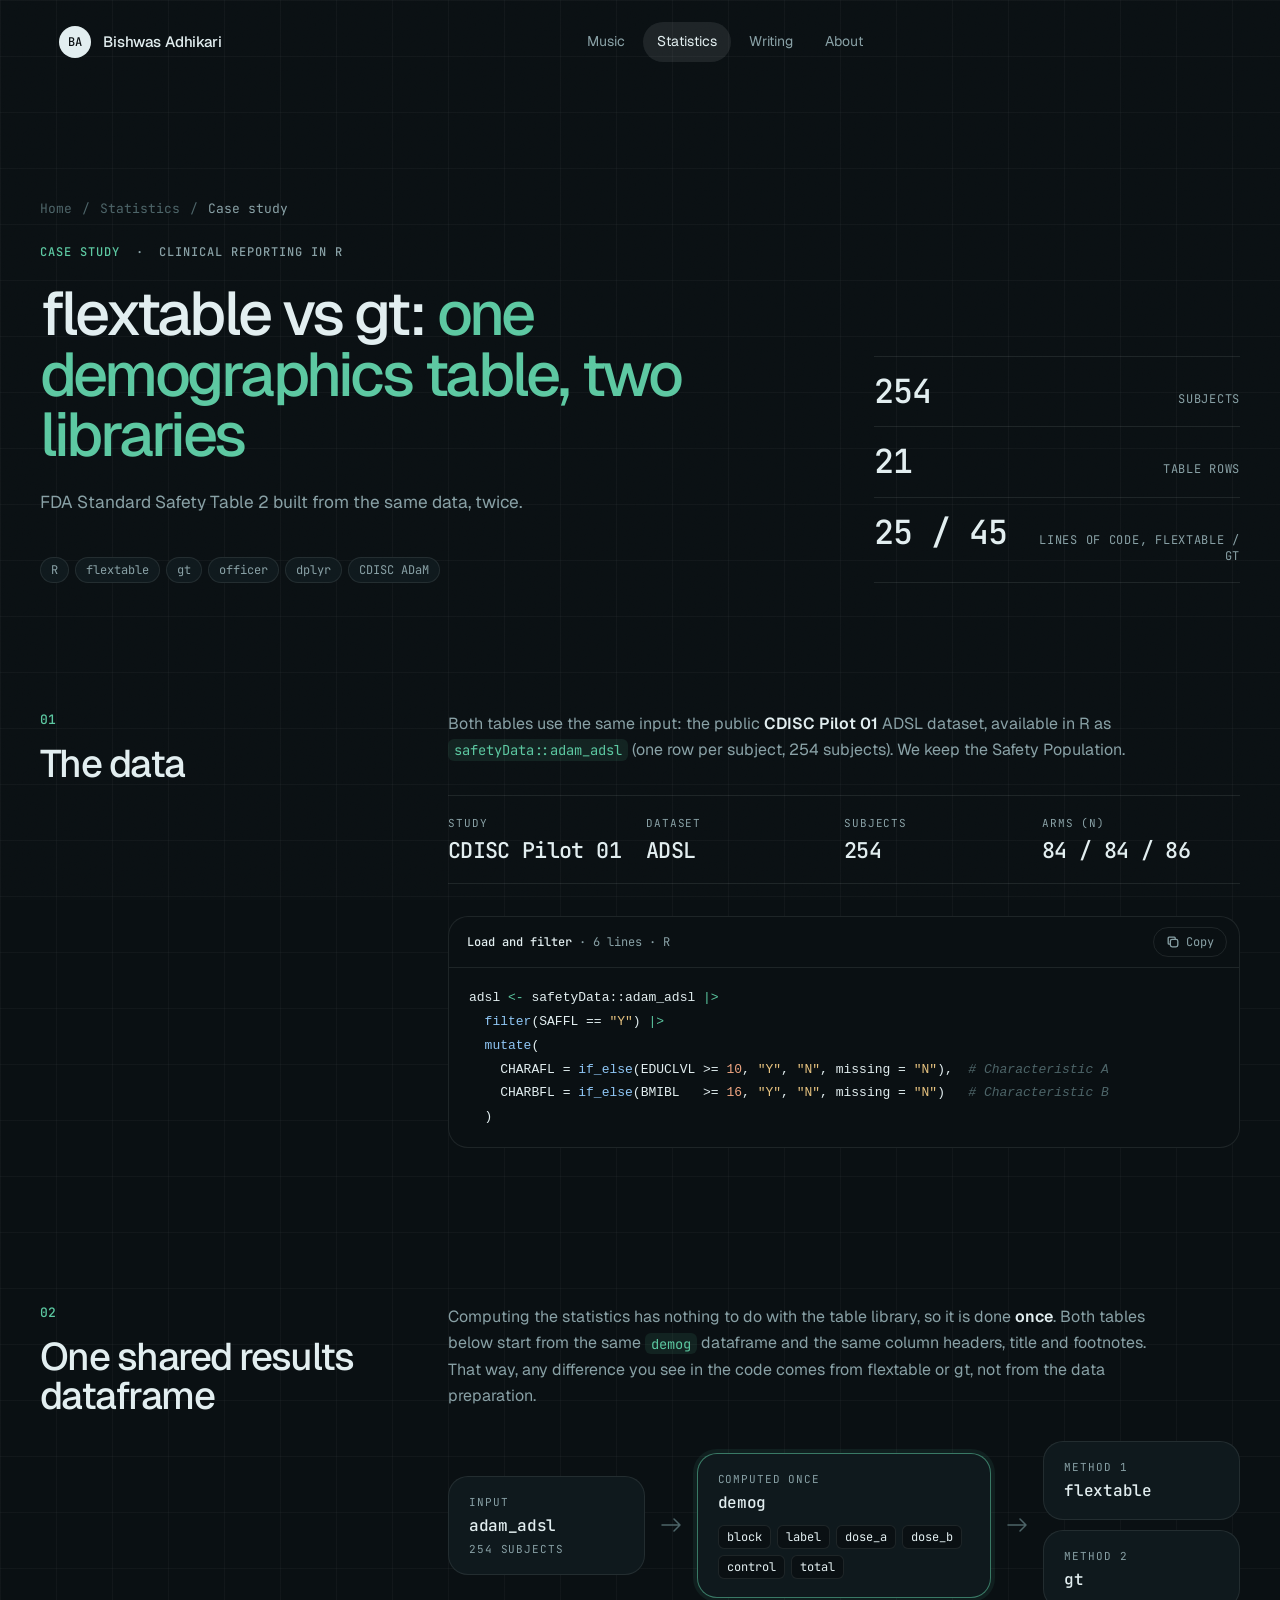
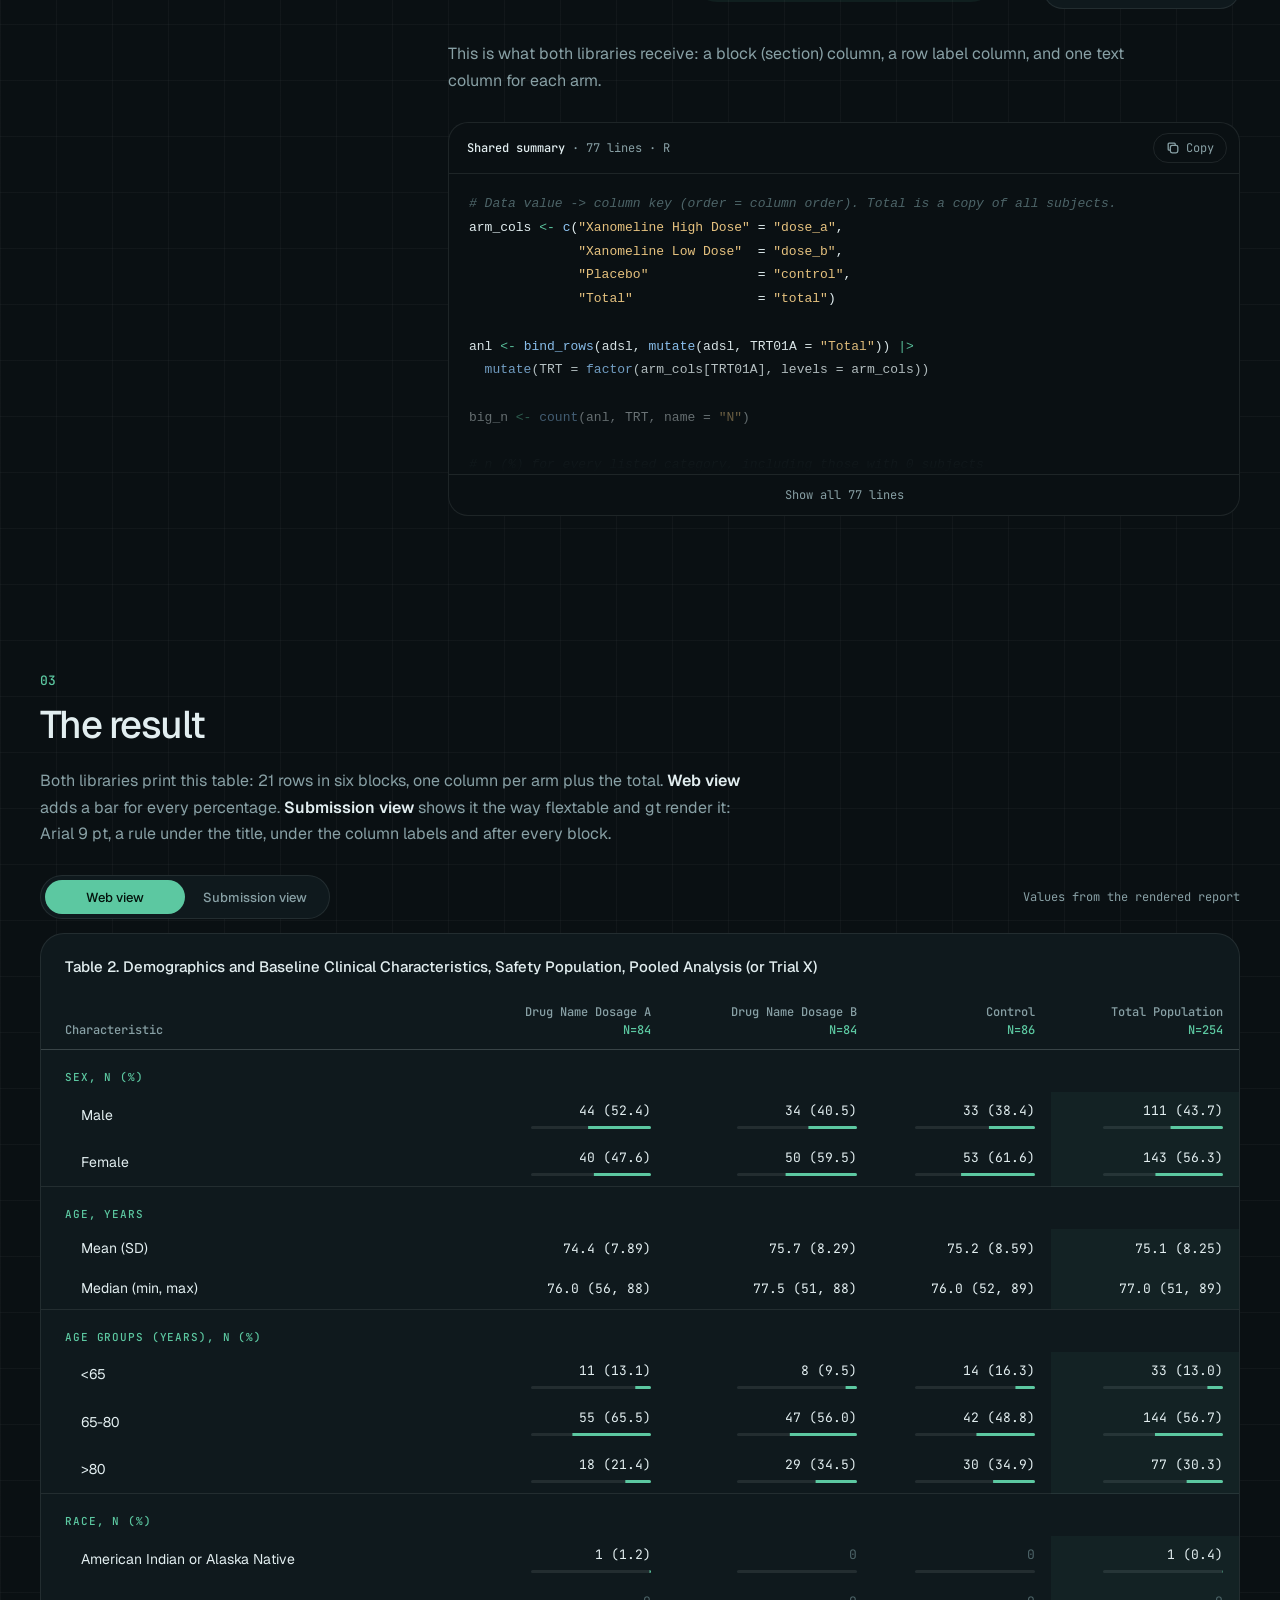
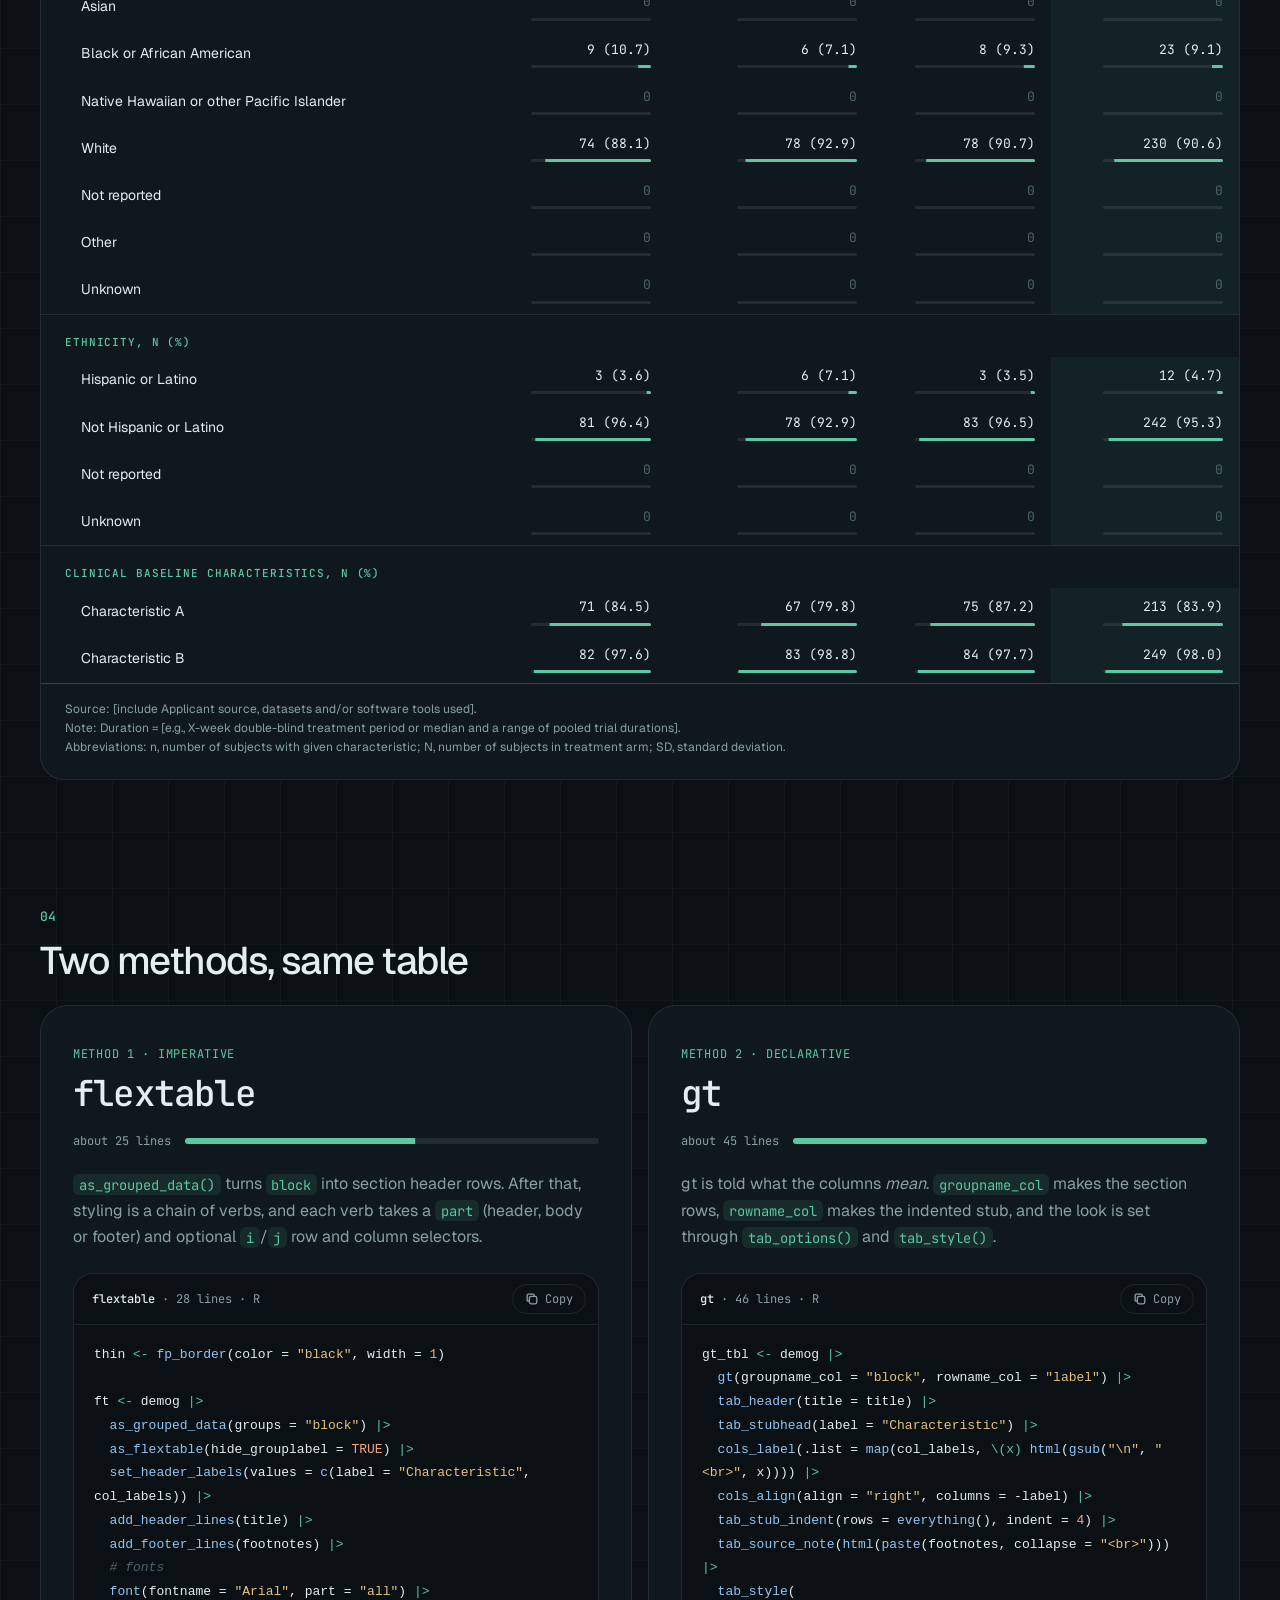
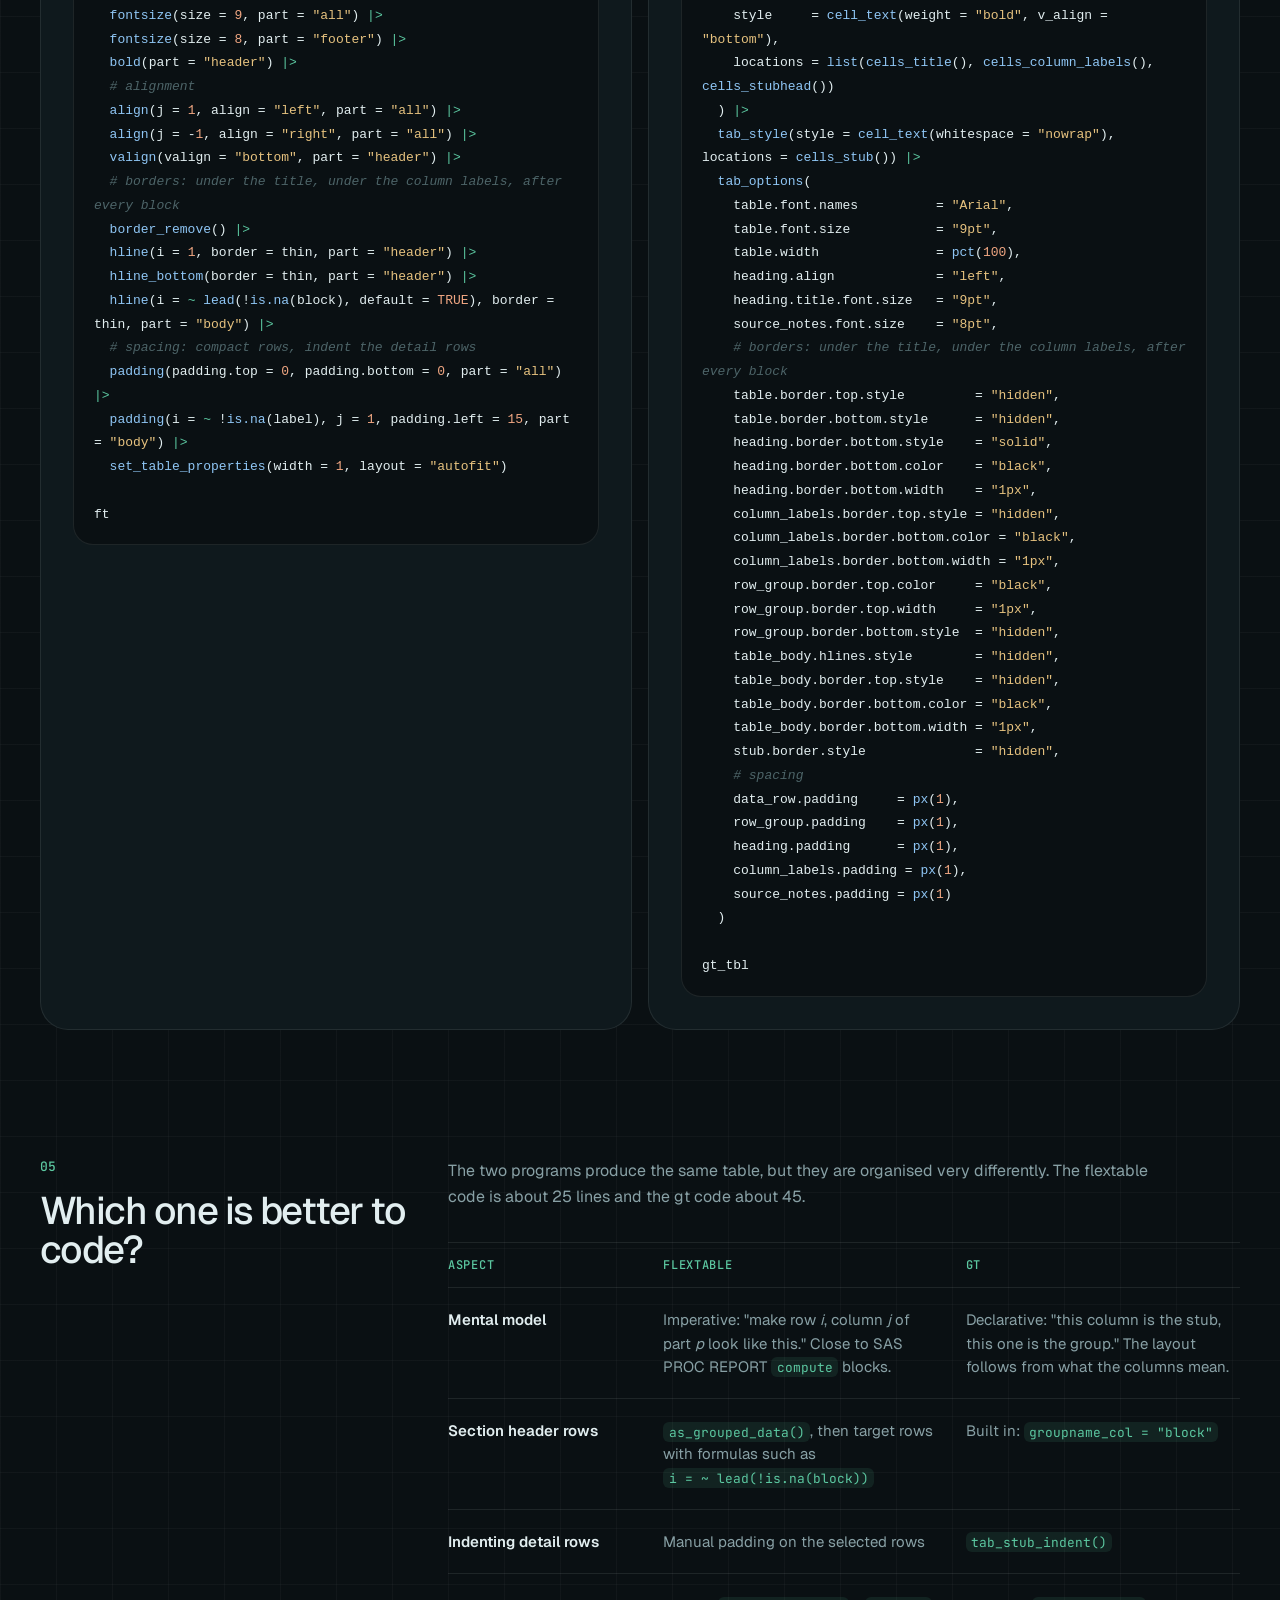
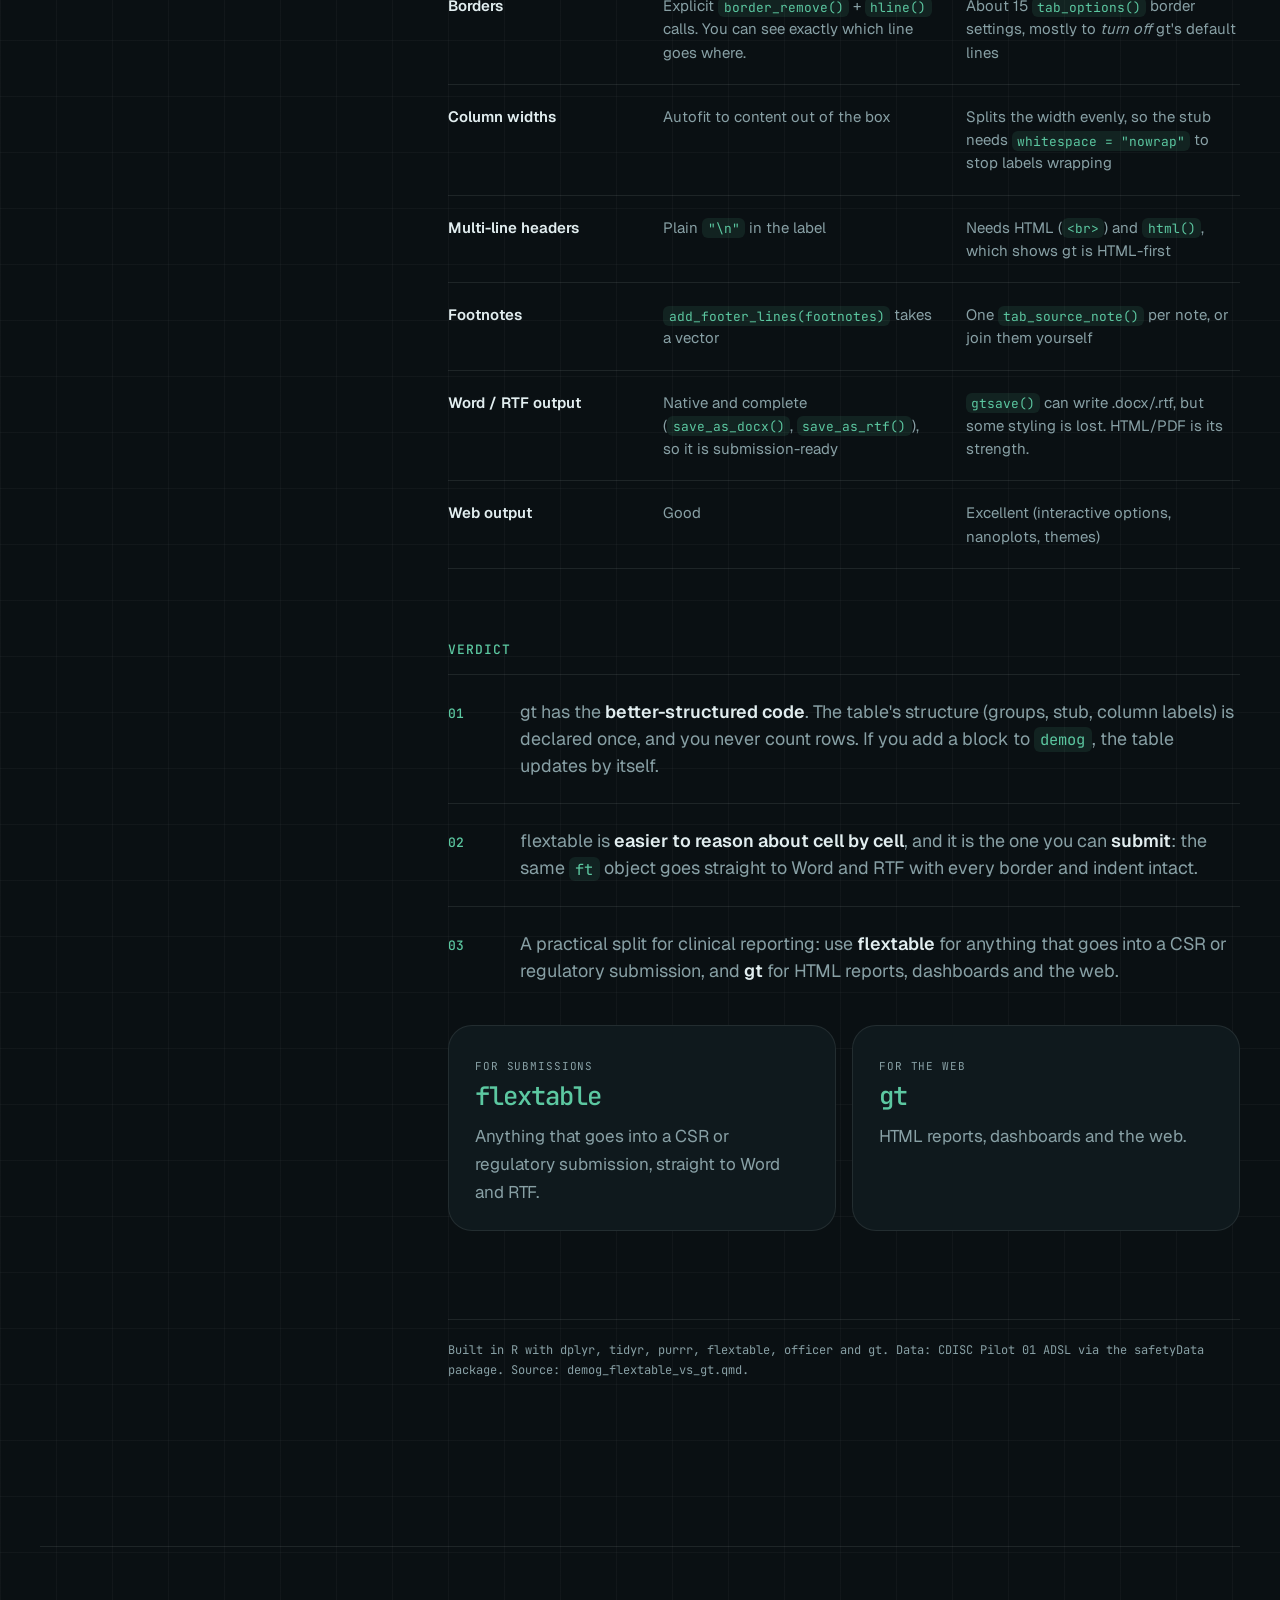
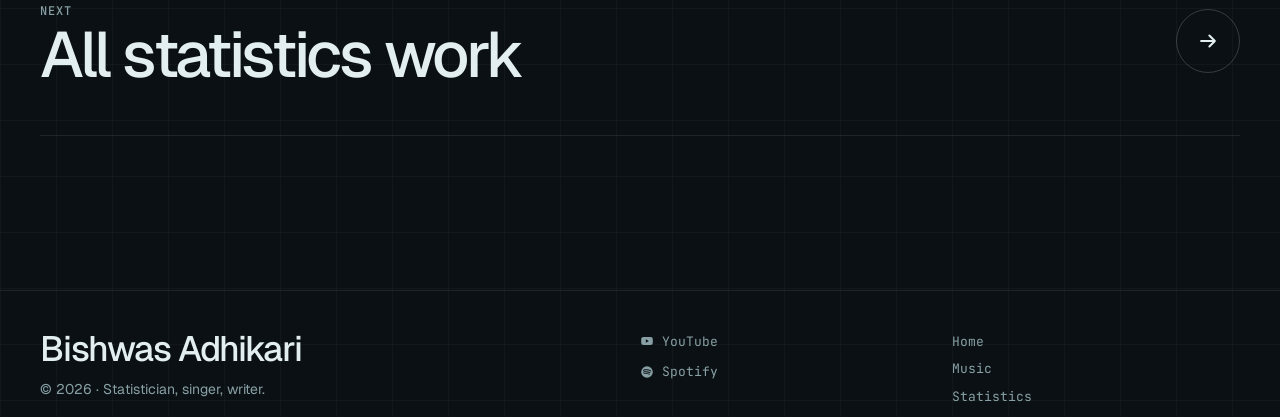
<file: flextable-vs-gt.html>
<!DOCTYPE html>
<html lang="en">
<head>
<meta charset="utf-8">
<meta name="viewport" content="width=device-width, initial-scale=1, viewport-fit=cover">
<title>flextable vs gt · Bishwas Adhikari</title>
<meta name="description" content="FDA Standard Safety Table 2 built from the same data, twice. A comparison of two R table libraries for clinical reporting.">
<link rel="preconnect" href="https://fonts.googleapis.com">
<link rel="preconnect" href="https://fonts.gstatic.com" crossorigin>
<link href="https://fonts.googleapis.com/css2?family=Geist:wght@300..700&family=JetBrains+Mono:wght@400;500&display=swap" rel="stylesheet">
<link rel="stylesheet" href="styles.css">
<script>
  // Theme and JS flags before first paint, to avoid a flash
  (function(){var d=document.documentElement;d.classList.add('js');try{var t=localStorage.getItem('theme');if(t)d.setAttribute('data-theme',t)}catch(e){}})();
</script>
<script src="main.js" defer></script>
</head>
<body class="t-stats">
<a class="skip" href="#main">Skip to content</a>
<header class="nav-shell" id="navShell">
  <nav class="nav" aria-label="Main">
    <a class="brand" href="index.html"><span class="brand-mark" aria-hidden="true">BA</span><span class="brand-name">Bishwas Adhikari</span></a>
    <ul class="nav-links" id="navLinks"><li><a href="music.html">Music</a></li><li><a href="statistics.html" aria-current="page">Statistics</a></li><li><a href="writing.html">Writing</a></li><li><a href="index.html#about">About</a></li></ul>
    <div class="nav-actions">
      
      <button class="icon-btn menu-btn" id="menuBtn" type="button" aria-expanded="false" aria-controls="navLinks" aria-label="Open menu">
        <svg viewBox="0 0 24 24" fill="none" stroke="currentColor" stroke-width="1.5" stroke-linecap="round"><path d="M4 9h16M4 15h16"/></svg>
      </button>
    </div>
  </nav>
</header>

<main id="main">
  <div class="page-hero cs-hero">
    <div class="wrap page-hero-grid">
      <div class="page-hero-copy">
        <nav class="crumb" aria-label="Breadcrumb" data-reveal><a href="index.html">Home</a><span class="sep" aria-hidden="true">/</span><a href="statistics.html">Statistics</a><span class="sep" aria-hidden="true">/</span><span aria-current="page">Case study</span></nav>
        <span class="eyebrow cs-kicker" data-reveal style="--i:1"><b>Case study</b> &nbsp;&middot;&nbsp; Clinical reporting in R</span>
        <h1 data-reveal style="--i:2">flextable vs gt: <em class="s">one demographics table, two libraries</em></h1>
        <p class="lead" data-reveal style="--i:3">FDA Standard Safety Table 2 built from the same data, twice.</p>
        <div class="tags" data-reveal style="--i:4"><span>R</span><span>flextable</span><span>gt</span><span>officer</span><span>dplyr</span><span>CDISC ADaM</span></div>
      </div>
      <div class="page-hero-aside" data-reveal style="--i:2">
        <ul class="stats">
          <li><b>254</b><span>Subjects</span></li>
          <li><b>21</b><span>Table rows</span></li>
          <li><b>25 / 45</b><span>Lines of code, flextable / gt</span></li>
        </ul>
      </div>
    </div>
  </div>
  <div class="wrap">
    <section class="chapter" id="ch1">
      <div class="chapter-head" data-reveal><span class="num">01</span><h2>The data</h2></div>
      <div class="chapter-body"><div class="prose"><p>Both tables use the same input: the public <strong>CDISC Pilot 01</strong> ADSL dataset, available in R as <code>safetyData::adam_adsl</code> (one row per subject, 254 subjects). We keep the Safety Population.</p></div>
      <dl class="dataset" data-reveal>
        <div><dt>Study</dt><dd>CDISC Pilot 01</dd></div>
        <div><dt>Dataset</dt><dd>ADSL</dd></div>
        <div><dt>Subjects</dt><dd>254</dd></div>
        <div><dt>Arms (N)</dt><dd>84 / 84 / 86</dd></div>
      </dl>
      <div class="codebox">
  <div class="codebar"><span><b>Load and filter</b> &middot; 6 lines &middot; R</span><button class="copy" type="button" aria-label="Copy Load and filter code"><svg viewBox="0 0 16 16" fill="none" stroke="currentColor" stroke-width="1.5" stroke-linejoin="round" aria-hidden="true"><rect x="5" y="5" width="8.5" height="8.5" rx="2"/><path d="M10.5 5V3.5a1 1 0 0 0-1-1h-6a1 1 0 0 0-1 1v6a1 1 0 0 0 1 1H5"/></svg><span>Copy</span></button></div>
  <pre><code>adsl <span class="tk-op">&lt;-</span> safetyData::adam_adsl <span class="tk-op">|&gt;</span>
  <span class="tk-fn">filter</span>(SAFFL == <span class="tk-st">"Y"</span>) <span class="tk-op">|&gt;</span>
  <span class="tk-fn">mutate</span>(
    CHARAFL = <span class="tk-fn">if_else</span>(EDUCLVL &gt;= <span class="tk-nu">10</span>, <span class="tk-st">"Y"</span>, <span class="tk-st">"N"</span>, missing = <span class="tk-st">"N"</span>),  <span class="tk-cm"># Characteristic A</span>
    CHARBFL = <span class="tk-fn">if_else</span>(BMIBL   &gt;= <span class="tk-nu">16</span>, <span class="tk-st">"Y"</span>, <span class="tk-st">"N"</span>, missing = <span class="tk-st">"N"</span>)   <span class="tk-cm"># Characteristic B</span>
  )</code></pre>
</div></div>
    </section>
    <section class="chapter" id="ch2">
      <div class="chapter-head" data-reveal><span class="num">02</span><h2>One shared results dataframe</h2></div>
      <div class="chapter-body"><div class="prose"><p>Computing the statistics has nothing to do with the table library, so it is done <strong>once</strong>. Both tables below start from the same <code>demog</code> dataframe and the same column headers, title and footnotes. That way, any difference you see in the code comes from flextable or gt, not from the data preparation.</p></div>
      <div class="pipe" data-reveal>
        <div class="node"><small>Input</small><b>adam_adsl</b><small style="margin-top:6px">254 subjects</small></div>
        <svg viewBox="0 0 28 28" fill="none" stroke="currentColor" stroke-width="1.5" stroke-linecap="round" stroke-linejoin="round" aria-hidden="true"><path d="M5 14h18M17 8l6 6-6 6"/></svg>
        <div class="node hot"><small>Computed once</small><b>demog</b><div class="schema"><span>block</span><span>label</span><span>dose_a</span><span>dose_b</span><span>control</span><span>total</span></div></div>
        <svg viewBox="0 0 28 28" fill="none" stroke="currentColor" stroke-width="1.5" stroke-linecap="round" stroke-linejoin="round" aria-hidden="true"><path d="M5 14h18M17 8l6 6-6 6"/></svg>
        <div class="outs"><div class="node"><small>Method 1</small><b>flextable</b></div><div class="node"><small>Method 2</small><b>gt</b></div></div>
      </div>
      <div class="prose"><p>This is what both libraries receive: a block (section) column, a row label column, and one text column for each arm.</p></div>
      <div class="codebox collapsed">
  <div class="codebar"><span><b>Shared summary</b> &middot; 77 lines &middot; R</span><button class="copy" type="button" aria-label="Copy Shared summary code"><svg viewBox="0 0 16 16" fill="none" stroke="currentColor" stroke-width="1.5" stroke-linejoin="round" aria-hidden="true"><rect x="5" y="5" width="8.5" height="8.5" rx="2"/><path d="M10.5 5V3.5a1 1 0 0 0-1-1h-6a1 1 0 0 0-1 1v6a1 1 0 0 0 1 1H5"/></svg><span>Copy</span></button></div>
  <pre><code><span class="tk-cm"># Data value -&gt; column key (order = column order). Total is a copy of all subjects.</span>
arm_cols <span class="tk-op">&lt;-</span> <span class="tk-fn">c</span>(<span class="tk-st">"Xanomeline High Dose"</span> = <span class="tk-st">"dose_a"</span>,
              <span class="tk-st">"Xanomeline Low Dose"</span>  = <span class="tk-st">"dose_b"</span>,
              <span class="tk-st">"Placebo"</span>              = <span class="tk-st">"control"</span>,
              <span class="tk-st">"Total"</span>                = <span class="tk-st">"total"</span>)

anl <span class="tk-op">&lt;-</span> <span class="tk-fn">bind_rows</span>(adsl, <span class="tk-fn">mutate</span>(adsl, TRT01A = <span class="tk-st">"Total"</span>)) <span class="tk-op">|&gt;</span>
  <span class="tk-fn">mutate</span>(TRT = <span class="tk-fn">factor</span>(arm_cols[TRT01A], levels = arm_cols))

big_n <span class="tk-op">&lt;-</span> <span class="tk-fn">count</span>(anl, TRT, name = <span class="tk-st">"N"</span>)

<span class="tk-cm"># n (%) for every listed category, including those with 0 subjects</span>
n_pct <span class="tk-op">&lt;-</span> <span class="tk-kw">function</span>(data, var, lvls) {
  data <span class="tk-op">|&gt;</span>
    <span class="tk-fn">mutate</span>(label = <span class="tk-fn">factor</span>(.data[[var]], levels = <span class="tk-fn">names</span>(lvls), labels = lvls)) <span class="tk-op">|&gt;</span>
    <span class="tk-fn">filter</span>(!<span class="tk-fn">is.na</span>(label)) <span class="tk-op">|&gt;</span>
    <span class="tk-fn">count</span>(TRT, label, .drop = <span class="tk-kw">FALSE</span>) <span class="tk-op">|&gt;</span>
    <span class="tk-fn">left_join</span>(big_n, by = <span class="tk-st">"TRT"</span>) <span class="tk-op">|&gt;</span>
    <span class="tk-fn">transmute</span>(TRT, label = <span class="tk-fn">as.character</span>(label),
              value = <span class="tk-fn">if_else</span>(n == <span class="tk-nu">0</span>, <span class="tk-st">"0"</span>, <span class="tk-fn">sprintf</span>(<span class="tk-st">"%d (%.1f)"</span>, n, <span class="tk-nu">100</span> * n / N)))
}

<span class="tk-cm"># Mean (SD) and Median (min, max)</span>
mean_median <span class="tk-op">&lt;-</span> <span class="tk-kw">function</span>(data, var) {
  data <span class="tk-op">|&gt;</span>
    <span class="tk-fn">summarise</span>(
      .by = TRT,
      `Mean (SD)`         = <span class="tk-fn">sprintf</span>(<span class="tk-st">"%.1f (%.2f)"</span>, <span class="tk-fn">mean</span>(.data[[var]]), <span class="tk-fn">sd</span>(.data[[var]])),
      `Median (min, max)` = <span class="tk-fn">sprintf</span>(<span class="tk-st">"%.1f (%.0f, %.0f)"</span>, <span class="tk-fn">median</span>(.data[[var]]),
                                    <span class="tk-fn">min</span>(.data[[var]]), <span class="tk-fn">max</span>(.data[[var]]))
    ) <span class="tk-op">|&gt;</span>
    <span class="tk-fn">pivot_longer</span>(-TRT, names_to = <span class="tk-st">"label"</span>, values_to = <span class="tk-st">"value"</span>)
}

sex_lvls  <span class="tk-op">&lt;-</span> <span class="tk-fn">c</span>(<span class="tk-st">"M"</span> = <span class="tk-st">"Male"</span>, <span class="tk-st">"F"</span> = <span class="tk-st">"Female"</span>)
age_lvls  <span class="tk-op">&lt;-</span> <span class="tk-fn">c</span>(<span class="tk-st">"&lt;65"</span> = <span class="tk-st">"&lt;65"</span>, <span class="tk-st">"65-80"</span> = <span class="tk-st">"65-80"</span>, <span class="tk-st">"&gt;80"</span> = <span class="tk-st">"&gt;80"</span>)
race_lvls <span class="tk-op">&lt;-</span> <span class="tk-fn">c</span>(<span class="tk-st">"AMERICAN INDIAN OR ALASKA NATIVE"</span>          = <span class="tk-st">"American Indian or Alaska Native"</span>,
               <span class="tk-st">"ASIAN"</span>                                     = <span class="tk-st">"Asian"</span>,
               <span class="tk-st">"BLACK OR AFRICAN AMERICAN"</span>                 = <span class="tk-st">"Black or African American"</span>,
               <span class="tk-st">"NATIVE HAWAIIAN OR OTHER PACIFIC ISLANDER"</span> = <span class="tk-st">"Native Hawaiian or other Pacific Islander"</span>,
               <span class="tk-st">"WHITE"</span>                                     = <span class="tk-st">"White"</span>,
               <span class="tk-st">"NOT REPORTED"</span>                              = <span class="tk-st">"Not reported"</span>,
               <span class="tk-st">"OTHER"</span>                                     = <span class="tk-st">"Other"</span>,
               <span class="tk-st">"UNKNOWN"</span>                                   = <span class="tk-st">"Unknown"</span>)
eth_lvls  <span class="tk-op">&lt;-</span> <span class="tk-fn">c</span>(<span class="tk-st">"HISPANIC OR LATINO"</span>     = <span class="tk-st">"Hispanic or Latino"</span>,
               <span class="tk-st">"NOT HISPANIC OR LATINO"</span> = <span class="tk-st">"Not Hispanic or Latino"</span>,
               <span class="tk-st">"NOT REPORTED"</span>           = <span class="tk-st">"Not reported"</span>,
               <span class="tk-st">"UNKNOWN"</span>                = <span class="tk-st">"Unknown"</span>)

demog <span class="tk-op">&lt;-</span> <span class="tk-fn">bind_rows</span>(
  <span class="tk-st">"Sex, n (%)"</span>                               = <span class="tk-fn">n_pct</span>(anl, <span class="tk-st">"SEX"</span>, sex_lvls),
  <span class="tk-st">"Age, years"</span>                               = <span class="tk-fn">mean_median</span>(anl, <span class="tk-st">"AGE"</span>),
  <span class="tk-st">"Age groups (years), n (%)"</span>                = <span class="tk-fn">n_pct</span>(anl, <span class="tk-st">"AGEGR1"</span>, age_lvls),
  <span class="tk-st">"Race, n (%)"</span>                              = <span class="tk-fn">n_pct</span>(anl, <span class="tk-st">"RACE"</span>, race_lvls),
  <span class="tk-st">"Ethnicity, n (%)"</span>                         = <span class="tk-fn">n_pct</span>(anl, <span class="tk-st">"ETHNIC"</span>, eth_lvls),
  <span class="tk-st">"Clinical baseline characteristics, n (%)"</span> = <span class="tk-fn">bind_rows</span>(
    <span class="tk-fn">n_pct</span>(anl, <span class="tk-st">"CHARAFL"</span>, <span class="tk-fn">c</span>(<span class="tk-st">"Y"</span> = <span class="tk-st">"Characteristic A"</span>)),
    <span class="tk-fn">n_pct</span>(anl, <span class="tk-st">"CHARBFL"</span>, <span class="tk-fn">c</span>(<span class="tk-st">"Y"</span> = <span class="tk-st">"Characteristic B"</span>))
  ),
  .id = <span class="tk-st">"block"</span>
) <span class="tk-op">|&gt;</span>
  <span class="tk-fn">pivot_wider</span>(names_from = TRT, values_from = value) <span class="tk-op">|&gt;</span>
  <span class="tk-fn">select</span>(block, label, <span class="tk-fn">all_of</span>(<span class="tk-fn">unname</span>(arm_cols)))

<span class="tk-cm"># Text shared by both tables</span>
col_labels <span class="tk-op">&lt;-</span> <span class="tk-fn">c</span>(dose_a  = <span class="tk-st">"Drug Name\nDosage A"</span>,
                dose_b  = <span class="tk-st">"Drug Name\nDosage B"</span>,
                control = <span class="tk-st">"Control"</span>,
                total   = <span class="tk-st">"Total Population"</span>)
col_labels <span class="tk-op">&lt;-</span> <span class="tk-fn">setNames</span>(<span class="tk-fn">paste0</span>(col_labels, <span class="tk-st">"\nN="</span>, big_n$N), big_n$TRT)

title <span class="tk-op">&lt;-</span> <span class="tk-st">"Table 2. Demographics and Baseline Clinical Characteristics, Safety Population, Pooled Analysis (or Trial X)"</span>
footnotes <span class="tk-op">&lt;-</span> <span class="tk-fn">c</span>(
  <span class="tk-st">"Source: [include Applicant source, datasets and/or software tools used]."</span>,
  <span class="tk-st">"Note: Duration = [e.g., X-week double-blind treatment period or median and a range of pooled trial durations]."</span>,
  <span class="tk-st">"Abbreviations: n, number of subjects with given characteristic; N, number of subjects in treatment arm; SD, standard deviation."</span>
)</code></pre><button class="more-code" type="button" aria-expanded="false" data-label="Show all 77 lines"><span>Show all 77 lines</span></button>
</div></div>
    </section>
    <section class="chapter wide" id="ch3">
      <div class="chapter-head" data-reveal><span class="num">03</span><h2>The result</h2></div>
      <div class="chapter-body"><div class="prose"><p>Both libraries print this table: 21 rows in six blocks, one column per arm plus the total. <strong>Web view</strong> adds a bar for every percentage. <strong>Submission view</strong> shows it the way flextable and gt render it: Arial 9 pt, a rule under the title, under the column labels and after every block.</p></div>
      <div class="tbl-tools">
        <div class="seg" data-view-switch="ctbl" data-v="web" role="group" aria-label="Table view"><span class="pill" aria-hidden="true"></span><button type="button" data-v="web" aria-pressed="true">Web view</button><button type="button" data-v="print" aria-pressed="false">Submission view</button></div>
        <span class="tbl-hint">Values from the rendered report</span>
      </div>
      <div class="ctable-wrap" id="ctbl" data-reveal>
  <table class="ctable">
    <caption>Table 2. Demographics and Baseline Clinical Characteristics, Safety Population, Pooled Analysis (or Trial X)</caption>
    <thead><tr><th scope="col">Characteristic</th><th scope="col">Drug Name Dosage A<small>N=84</small></th><th scope="col">Drug Name Dosage B<small>N=84</small></th><th scope="col">Control<small>N=86</small></th><th scope="col">Total Population<small>N=254</small></th></tr></thead>
    <tbody><tr class="grp"><th scope="rowgroup" colspan="5">Sex, n (%)</th></tr><tr><th scope="row">Male</th><td>44 (52.4)<span class="bar" aria-hidden="true"><i style="--p:0.524"></i></span></td><td>34 (40.5)<span class="bar" aria-hidden="true"><i style="--p:0.405"></i></span></td><td>33 (38.4)<span class="bar" aria-hidden="true"><i style="--p:0.384"></i></span></td><td class="tot">111 (43.7)<span class="bar" aria-hidden="true"><i style="--p:0.437"></i></span></td></tr><tr><th scope="row">Female</th><td>40 (47.6)<span class="bar" aria-hidden="true"><i style="--p:0.476"></i></span></td><td>50 (59.5)<span class="bar" aria-hidden="true"><i style="--p:0.595"></i></span></td><td>53 (61.6)<span class="bar" aria-hidden="true"><i style="--p:0.616"></i></span></td><td class="tot">143 (56.3)<span class="bar" aria-hidden="true"><i style="--p:0.563"></i></span></td></tr><tr class="grp"><th scope="rowgroup" colspan="5">Age, years</th></tr><tr><th scope="row">Mean (SD)</th><td>74.4 (7.89)</td><td>75.7 (8.29)</td><td>75.2 (8.59)</td><td class="tot">75.1 (8.25)</td></tr><tr><th scope="row">Median (min, max)</th><td>76.0 (56, 88)</td><td>77.5 (51, 88)</td><td>76.0 (52, 89)</td><td class="tot">77.0 (51, 89)</td></tr><tr class="grp"><th scope="rowgroup" colspan="5">Age groups (years), n (%)</th></tr><tr><th scope="row">&lt;65</th><td>11 (13.1)<span class="bar" aria-hidden="true"><i style="--p:0.131"></i></span></td><td>8 (9.5)<span class="bar" aria-hidden="true"><i style="--p:0.095"></i></span></td><td>14 (16.3)<span class="bar" aria-hidden="true"><i style="--p:0.163"></i></span></td><td class="tot">33 (13.0)<span class="bar" aria-hidden="true"><i style="--p:0.130"></i></span></td></tr><tr><th scope="row">65-80</th><td>55 (65.5)<span class="bar" aria-hidden="true"><i style="--p:0.655"></i></span></td><td>47 (56.0)<span class="bar" aria-hidden="true"><i style="--p:0.560"></i></span></td><td>42 (48.8)<span class="bar" aria-hidden="true"><i style="--p:0.488"></i></span></td><td class="tot">144 (56.7)<span class="bar" aria-hidden="true"><i style="--p:0.567"></i></span></td></tr><tr><th scope="row">&gt;80</th><td>18 (21.4)<span class="bar" aria-hidden="true"><i style="--p:0.214"></i></span></td><td>29 (34.5)<span class="bar" aria-hidden="true"><i style="--p:0.345"></i></span></td><td>30 (34.9)<span class="bar" aria-hidden="true"><i style="--p:0.349"></i></span></td><td class="tot">77 (30.3)<span class="bar" aria-hidden="true"><i style="--p:0.303"></i></span></td></tr><tr class="grp"><th scope="rowgroup" colspan="5">Race, n (%)</th></tr><tr><th scope="row">American Indian or Alaska Native</th><td>1 (1.2)<span class="bar" aria-hidden="true"><i style="--p:0.012"></i></span></td><td class="zero">0<span class="bar" aria-hidden="true"><i style="--p:0.000"></i></span></td><td class="zero">0<span class="bar" aria-hidden="true"><i style="--p:0.000"></i></span></td><td class="tot">1 (0.4)<span class="bar" aria-hidden="true"><i style="--p:0.004"></i></span></td></tr><tr><th scope="row">Asian</th><td class="zero">0<span class="bar" aria-hidden="true"><i style="--p:0.000"></i></span></td><td class="zero">0<span class="bar" aria-hidden="true"><i style="--p:0.000"></i></span></td><td class="zero">0<span class="bar" aria-hidden="true"><i style="--p:0.000"></i></span></td><td class="zero tot">0<span class="bar" aria-hidden="true"><i style="--p:0.000"></i></span></td></tr><tr><th scope="row">Black or African American</th><td>9 (10.7)<span class="bar" aria-hidden="true"><i style="--p:0.107"></i></span></td><td>6 (7.1)<span class="bar" aria-hidden="true"><i style="--p:0.071"></i></span></td><td>8 (9.3)<span class="bar" aria-hidden="true"><i style="--p:0.093"></i></span></td><td class="tot">23 (9.1)<span class="bar" aria-hidden="true"><i style="--p:0.091"></i></span></td></tr><tr><th scope="row">Native Hawaiian or other Pacific Islander</th><td class="zero">0<span class="bar" aria-hidden="true"><i style="--p:0.000"></i></span></td><td class="zero">0<span class="bar" aria-hidden="true"><i style="--p:0.000"></i></span></td><td class="zero">0<span class="bar" aria-hidden="true"><i style="--p:0.000"></i></span></td><td class="zero tot">0<span class="bar" aria-hidden="true"><i style="--p:0.000"></i></span></td></tr><tr><th scope="row">White</th><td>74 (88.1)<span class="bar" aria-hidden="true"><i style="--p:0.881"></i></span></td><td>78 (92.9)<span class="bar" aria-hidden="true"><i style="--p:0.929"></i></span></td><td>78 (90.7)<span class="bar" aria-hidden="true"><i style="--p:0.907"></i></span></td><td class="tot">230 (90.6)<span class="bar" aria-hidden="true"><i style="--p:0.906"></i></span></td></tr><tr><th scope="row">Not reported</th><td class="zero">0<span class="bar" aria-hidden="true"><i style="--p:0.000"></i></span></td><td class="zero">0<span class="bar" aria-hidden="true"><i style="--p:0.000"></i></span></td><td class="zero">0<span class="bar" aria-hidden="true"><i style="--p:0.000"></i></span></td><td class="zero tot">0<span class="bar" aria-hidden="true"><i style="--p:0.000"></i></span></td></tr><tr><th scope="row">Other</th><td class="zero">0<span class="bar" aria-hidden="true"><i style="--p:0.000"></i></span></td><td class="zero">0<span class="bar" aria-hidden="true"><i style="--p:0.000"></i></span></td><td class="zero">0<span class="bar" aria-hidden="true"><i style="--p:0.000"></i></span></td><td class="zero tot">0<span class="bar" aria-hidden="true"><i style="--p:0.000"></i></span></td></tr><tr><th scope="row">Unknown</th><td class="zero">0<span class="bar" aria-hidden="true"><i style="--p:0.000"></i></span></td><td class="zero">0<span class="bar" aria-hidden="true"><i style="--p:0.000"></i></span></td><td class="zero">0<span class="bar" aria-hidden="true"><i style="--p:0.000"></i></span></td><td class="zero tot">0<span class="bar" aria-hidden="true"><i style="--p:0.000"></i></span></td></tr><tr class="grp"><th scope="rowgroup" colspan="5">Ethnicity, n (%)</th></tr><tr><th scope="row">Hispanic or Latino</th><td>3 (3.6)<span class="bar" aria-hidden="true"><i style="--p:0.036"></i></span></td><td>6 (7.1)<span class="bar" aria-hidden="true"><i style="--p:0.071"></i></span></td><td>3 (3.5)<span class="bar" aria-hidden="true"><i style="--p:0.035"></i></span></td><td class="tot">12 (4.7)<span class="bar" aria-hidden="true"><i style="--p:0.047"></i></span></td></tr><tr><th scope="row">Not Hispanic or Latino</th><td>81 (96.4)<span class="bar" aria-hidden="true"><i style="--p:0.964"></i></span></td><td>78 (92.9)<span class="bar" aria-hidden="true"><i style="--p:0.929"></i></span></td><td>83 (96.5)<span class="bar" aria-hidden="true"><i style="--p:0.965"></i></span></td><td class="tot">242 (95.3)<span class="bar" aria-hidden="true"><i style="--p:0.953"></i></span></td></tr><tr><th scope="row">Not reported</th><td class="zero">0<span class="bar" aria-hidden="true"><i style="--p:0.000"></i></span></td><td class="zero">0<span class="bar" aria-hidden="true"><i style="--p:0.000"></i></span></td><td class="zero">0<span class="bar" aria-hidden="true"><i style="--p:0.000"></i></span></td><td class="zero tot">0<span class="bar" aria-hidden="true"><i style="--p:0.000"></i></span></td></tr><tr><th scope="row">Unknown</th><td class="zero">0<span class="bar" aria-hidden="true"><i style="--p:0.000"></i></span></td><td class="zero">0<span class="bar" aria-hidden="true"><i style="--p:0.000"></i></span></td><td class="zero">0<span class="bar" aria-hidden="true"><i style="--p:0.000"></i></span></td><td class="zero tot">0<span class="bar" aria-hidden="true"><i style="--p:0.000"></i></span></td></tr><tr class="grp"><th scope="rowgroup" colspan="5">Clinical baseline characteristics, n (%)</th></tr><tr><th scope="row">Characteristic A</th><td>71 (84.5)<span class="bar" aria-hidden="true"><i style="--p:0.845"></i></span></td><td>67 (79.8)<span class="bar" aria-hidden="true"><i style="--p:0.798"></i></span></td><td>75 (87.2)<span class="bar" aria-hidden="true"><i style="--p:0.872"></i></span></td><td class="tot">213 (83.9)<span class="bar" aria-hidden="true"><i style="--p:0.839"></i></span></td></tr><tr><th scope="row">Characteristic B</th><td>82 (97.6)<span class="bar" aria-hidden="true"><i style="--p:0.976"></i></span></td><td>83 (98.8)<span class="bar" aria-hidden="true"><i style="--p:0.988"></i></span></td><td>84 (97.7)<span class="bar" aria-hidden="true"><i style="--p:0.977"></i></span></td><td class="tot">249 (98.0)<span class="bar" aria-hidden="true"><i style="--p:0.980"></i></span></td></tr></tbody>
    <tfoot><tr><td colspan="5">Source: [include Applicant source, datasets and/or software tools used].<br>Note: Duration = [e.g., X-week double-blind treatment period or median and a range of pooled trial durations].<br>Abbreviations: n, number of subjects with given characteristic; N, number of subjects in treatment arm; SD, standard deviation.</td></tr></tfoot>
  </table>
</div></div>
    </section>
    <section class="chapter wide" id="ch4">
      <div class="chapter-head" data-reveal><span class="num">04</span><h2>Two methods, same table</h2></div>
      <div class="chapter-body"><div class="duel">
        <article class="duel-card" data-reveal style="--i:0">
        <span class="kicker">Method 1 &middot; imperative</span>
        <h3>flextable</h3>
        <div class="loc"><span>about 25 lines</span><span class="meter"><i style="--p:0.556"></i></span></div>
        <div class="prose"><p><code>as_grouped_data()</code> turns <code>block</code> into section header rows. After that, styling is a chain of verbs, and each verb takes a <code>part</code> (header, body or footer) and optional <code>i</code>/<code>j</code> row and column selectors.</p></div>
        <div class="codebox">
  <div class="codebar"><span><b>flextable</b> &middot; 28 lines &middot; R</span><button class="copy" type="button" aria-label="Copy flextable code"><svg viewBox="0 0 16 16" fill="none" stroke="currentColor" stroke-width="1.5" stroke-linejoin="round" aria-hidden="true"><rect x="5" y="5" width="8.5" height="8.5" rx="2"/><path d="M10.5 5V3.5a1 1 0 0 0-1-1h-6a1 1 0 0 0-1 1v6a1 1 0 0 0 1 1H5"/></svg><span>Copy</span></button></div>
  <pre><code>thin <span class="tk-op">&lt;-</span> <span class="tk-fn">fp_border</span>(color = <span class="tk-st">"black"</span>, width = <span class="tk-nu">1</span>)

ft <span class="tk-op">&lt;-</span> demog <span class="tk-op">|&gt;</span>
  <span class="tk-fn">as_grouped_data</span>(groups = <span class="tk-st">"block"</span>) <span class="tk-op">|&gt;</span>
  <span class="tk-fn">as_flextable</span>(hide_grouplabel = <span class="tk-kw">TRUE</span>) <span class="tk-op">|&gt;</span>
  <span class="tk-fn">set_header_labels</span>(values = <span class="tk-fn">c</span>(label = <span class="tk-st">"Characteristic"</span>, col_labels)) <span class="tk-op">|&gt;</span>
  <span class="tk-fn">add_header_lines</span>(title) <span class="tk-op">|&gt;</span>
  <span class="tk-fn">add_footer_lines</span>(footnotes) <span class="tk-op">|&gt;</span>
  <span class="tk-cm"># fonts</span>
  <span class="tk-fn">font</span>(fontname = <span class="tk-st">"Arial"</span>, part = <span class="tk-st">"all"</span>) <span class="tk-op">|&gt;</span>
  <span class="tk-fn">fontsize</span>(size = <span class="tk-nu">9</span>, part = <span class="tk-st">"all"</span>) <span class="tk-op">|&gt;</span>
  <span class="tk-fn">fontsize</span>(size = <span class="tk-nu">8</span>, part = <span class="tk-st">"footer"</span>) <span class="tk-op">|&gt;</span>
  <span class="tk-fn">bold</span>(part = <span class="tk-st">"header"</span>) <span class="tk-op">|&gt;</span>
  <span class="tk-cm"># alignment</span>
  <span class="tk-fn">align</span>(j = <span class="tk-nu">1</span>, align = <span class="tk-st">"left"</span>, part = <span class="tk-st">"all"</span>) <span class="tk-op">|&gt;</span>
  <span class="tk-fn">align</span>(j = -<span class="tk-nu">1</span>, align = <span class="tk-st">"right"</span>, part = <span class="tk-st">"all"</span>) <span class="tk-op">|&gt;</span>
  <span class="tk-fn">valign</span>(valign = <span class="tk-st">"bottom"</span>, part = <span class="tk-st">"header"</span>) <span class="tk-op">|&gt;</span>
  <span class="tk-cm"># borders: under the title, under the column labels, after every block</span>
  <span class="tk-fn">border_remove</span>() <span class="tk-op">|&gt;</span>
  <span class="tk-fn">hline</span>(i = <span class="tk-nu">1</span>, border = thin, part = <span class="tk-st">"header"</span>) <span class="tk-op">|&gt;</span>
  <span class="tk-fn">hline_bottom</span>(border = thin, part = <span class="tk-st">"header"</span>) <span class="tk-op">|&gt;</span>
  <span class="tk-fn">hline</span>(i = <span class="tk-op">~</span> <span class="tk-fn">lead</span>(!<span class="tk-fn">is.na</span>(block), default = <span class="tk-kw">TRUE</span>), border = thin, part = <span class="tk-st">"body"</span>) <span class="tk-op">|&gt;</span>
  <span class="tk-cm"># spacing: compact rows, indent the detail rows</span>
  <span class="tk-fn">padding</span>(padding.top = <span class="tk-nu">0</span>, padding.bottom = <span class="tk-nu">0</span>, part = <span class="tk-st">"all"</span>) <span class="tk-op">|&gt;</span>
  <span class="tk-fn">padding</span>(i = <span class="tk-op">~</span> !<span class="tk-fn">is.na</span>(label), j = <span class="tk-nu">1</span>, padding.left = <span class="tk-nu">15</span>, part = <span class="tk-st">"body"</span>) <span class="tk-op">|&gt;</span>
  <span class="tk-fn">set_table_properties</span>(width = <span class="tk-nu">1</span>, layout = <span class="tk-st">"autofit"</span>)

ft</code></pre>
</div>
      </article>
        <article class="duel-card" data-reveal style="--i:1">
        <span class="kicker">Method 2 &middot; declarative</span>
        <h3>gt</h3>
        <div class="loc"><span>about 45 lines</span><span class="meter"><i style="--p:1.000"></i></span></div>
        <div class="prose"><p>gt is told what the columns <em>mean</em>. <code>groupname_col</code> makes the section rows, <code>rowname_col</code> makes the indented stub, and the look is set through <code>tab_options()</code> and <code>tab_style()</code>.</p></div>
        <div class="codebox">
  <div class="codebar"><span><b>gt</b> &middot; 46 lines &middot; R</span><button class="copy" type="button" aria-label="Copy gt code"><svg viewBox="0 0 16 16" fill="none" stroke="currentColor" stroke-width="1.5" stroke-linejoin="round" aria-hidden="true"><rect x="5" y="5" width="8.5" height="8.5" rx="2"/><path d="M10.5 5V3.5a1 1 0 0 0-1-1h-6a1 1 0 0 0-1 1v6a1 1 0 0 0 1 1H5"/></svg><span>Copy</span></button></div>
  <pre><code>gt_tbl <span class="tk-op">&lt;-</span> demog <span class="tk-op">|&gt;</span>
  <span class="tk-fn">gt</span>(groupname_col = <span class="tk-st">"block"</span>, rowname_col = <span class="tk-st">"label"</span>) <span class="tk-op">|&gt;</span>
  <span class="tk-fn">tab_header</span>(title = title) <span class="tk-op">|&gt;</span>
  <span class="tk-fn">tab_stubhead</span>(label = <span class="tk-st">"Characteristic"</span>) <span class="tk-op">|&gt;</span>
  <span class="tk-fn">cols_label</span>(.list = <span class="tk-fn">map</span>(col_labels, <span class="tk-op">\(x)</span> <span class="tk-fn">html</span>(<span class="tk-fn">gsub</span>(<span class="tk-st">"\n"</span>, <span class="tk-st">"&lt;br&gt;"</span>, x)))) <span class="tk-op">|&gt;</span>
  <span class="tk-fn">cols_align</span>(align = <span class="tk-st">"right"</span>, columns = -label) <span class="tk-op">|&gt;</span>
  <span class="tk-fn">tab_stub_indent</span>(rows = <span class="tk-fn">everything</span>(), indent = <span class="tk-nu">4</span>) <span class="tk-op">|&gt;</span>
  <span class="tk-fn">tab_source_note</span>(<span class="tk-fn">html</span>(<span class="tk-fn">paste</span>(footnotes, collapse = <span class="tk-st">"&lt;br&gt;"</span>))) <span class="tk-op">|&gt;</span>
  <span class="tk-fn">tab_style</span>(
    style     = <span class="tk-fn">cell_text</span>(weight = <span class="tk-st">"bold"</span>, v_align = <span class="tk-st">"bottom"</span>),
    locations = <span class="tk-fn">list</span>(<span class="tk-fn">cells_title</span>(), <span class="tk-fn">cells_column_labels</span>(), <span class="tk-fn">cells_stubhead</span>())
  ) <span class="tk-op">|&gt;</span>
  <span class="tk-fn">tab_style</span>(style = <span class="tk-fn">cell_text</span>(whitespace = <span class="tk-st">"nowrap"</span>), locations = <span class="tk-fn">cells_stub</span>()) <span class="tk-op">|&gt;</span>
  <span class="tk-fn">tab_options</span>(
    table.font.names          = <span class="tk-st">"Arial"</span>,
    table.font.size           = <span class="tk-st">"9pt"</span>,
    table.width               = <span class="tk-fn">pct</span>(<span class="tk-nu">100</span>),
    heading.align             = <span class="tk-st">"left"</span>,
    heading.title.font.size   = <span class="tk-st">"9pt"</span>,
    source_notes.font.size    = <span class="tk-st">"8pt"</span>,
    <span class="tk-cm"># borders: under the title, under the column labels, after every block</span>
    table.border.top.style         = <span class="tk-st">"hidden"</span>,
    table.border.bottom.style      = <span class="tk-st">"hidden"</span>,
    heading.border.bottom.style    = <span class="tk-st">"solid"</span>,
    heading.border.bottom.color    = <span class="tk-st">"black"</span>,
    heading.border.bottom.width    = <span class="tk-st">"1px"</span>,
    column_labels.border.top.style = <span class="tk-st">"hidden"</span>,
    column_labels.border.bottom.color = <span class="tk-st">"black"</span>,
    column_labels.border.bottom.width = <span class="tk-st">"1px"</span>,
    row_group.border.top.color     = <span class="tk-st">"black"</span>,
    row_group.border.top.width     = <span class="tk-st">"1px"</span>,
    row_group.border.bottom.style  = <span class="tk-st">"hidden"</span>,
    table_body.hlines.style        = <span class="tk-st">"hidden"</span>,
    table_body.border.top.style    = <span class="tk-st">"hidden"</span>,
    table_body.border.bottom.color = <span class="tk-st">"black"</span>,
    table_body.border.bottom.width = <span class="tk-st">"1px"</span>,
    stub.border.style              = <span class="tk-st">"hidden"</span>,
    <span class="tk-cm"># spacing</span>
    data_row.padding     = <span class="tk-fn">px</span>(<span class="tk-nu">1</span>),
    row_group.padding    = <span class="tk-fn">px</span>(<span class="tk-nu">1</span>),
    heading.padding      = <span class="tk-fn">px</span>(<span class="tk-nu">1</span>),
    column_labels.padding = <span class="tk-fn">px</span>(<span class="tk-nu">1</span>),
    source_notes.padding = <span class="tk-fn">px</span>(<span class="tk-nu">1</span>)
  )

gt_tbl</code></pre>
</div>
      </article>
      </div></div>
    </section>
    <section class="chapter" id="ch5">
      <div class="chapter-head" data-reveal><span class="num">05</span><h2>Which one is better to code?</h2></div>
      <div class="chapter-body"><div class="prose"><p>The two programs produce the same table, but they are organised very differently. The flextable code is about 25 lines and the gt code about 45.</p></div>
      <div class="cmp"><div class="cmp-row head"><span>Aspect</span><span>flextable</span><span>gt</span></div><div class="cmp-row" data-reveal><div class="aspect">Mental model</div><div><span class="lib">flextable</span>Imperative: "make row <em>i</em>, column <em>j</em> of part <em>p</em> look like this." Close to SAS PROC REPORT <code>compute</code> blocks.</div><div><span class="lib">gt</span>Declarative: "this column is the stub, this one is the group." The layout follows from what the columns mean.</div></div><div class="cmp-row" data-reveal><div class="aspect">Section header rows</div><div><span class="lib">flextable</span><code>as_grouped_data()</code>, then target rows with formulas such as <code>i = ~ lead(!is.na(block))</code></div><div><span class="lib">gt</span>Built in: <code>groupname_col = "block"</code></div></div><div class="cmp-row" data-reveal><div class="aspect">Indenting detail rows</div><div><span class="lib">flextable</span>Manual padding on the selected rows</div><div><span class="lib">gt</span><code>tab_stub_indent()</code></div></div><div class="cmp-row" data-reveal><div class="aspect">Borders</div><div><span class="lib">flextable</span>Explicit <code>border_remove()</code> + <code>hline()</code> calls. You can see exactly which line goes where.</div><div><span class="lib">gt</span>About 15 <code>tab_options()</code> border settings, mostly to <em>turn off</em> gt's default lines</div></div><div class="cmp-row" data-reveal><div class="aspect">Column widths</div><div><span class="lib">flextable</span>Autofit to content out of the box</div><div><span class="lib">gt</span>Splits the width evenly, so the stub needs <code>whitespace = "nowrap"</code> to stop labels wrapping</div></div><div class="cmp-row" data-reveal><div class="aspect">Multi-line headers</div><div><span class="lib">flextable</span>Plain <code>"\n"</code> in the label</div><div><span class="lib">gt</span>Needs HTML (<code>&lt;br&gt;</code>) and <code>html()</code>, which shows gt is HTML-first</div></div><div class="cmp-row" data-reveal><div class="aspect">Footnotes</div><div><span class="lib">flextable</span><code>add_footer_lines(footnotes)</code> takes a vector</div><div><span class="lib">gt</span>One <code>tab_source_note()</code> per note, or join them yourself</div></div><div class="cmp-row" data-reveal><div class="aspect">Word / RTF output</div><div><span class="lib">flextable</span>Native and complete (<code>save_as_docx()</code>, <code>save_as_rtf()</code>), so it is submission-ready</div><div><span class="lib">gt</span><code>gtsave()</code> can write .docx/.rtf, but some styling is lost. HTML/PDF is its strength.</div></div><div class="cmp-row" data-reveal><div class="aspect">Web output</div><div><span class="lib">flextable</span>Good</div><div><span class="lib">gt</span>Excellent (interactive options, nanoplots, themes)</div></div></div>
      <p class="verdict-title">Verdict</p>
      <ol class="verdict"><li data-reveal><span>gt has the <strong>better-structured code</strong>. The table's structure (groups, stub, column labels) is declared once, and you never count rows. If you add a block to <code>demog</code>, the table updates by itself.</span></li><li data-reveal><span>flextable is <strong>easier to reason about cell by cell</strong>, and it is the one you can <strong>submit</strong>: the same <code>ft</code> object goes straight to Word and RTF with every border and indent intact.</span></li><li data-reveal><span>A practical split for clinical reporting: use <strong>flextable</strong> for anything that goes into a CSR or regulatory submission, and <strong>gt</strong> for HTML reports, dashboards and the web.</span></li></ol>
      <div class="split" data-reveal>
        <div><small>For submissions</small><b>flextable</b><p>Anything that goes into a CSR or regulatory submission, straight to Word and RTF.</p></div>
        <div><small>For the web</small><b>gt</b><p>HTML reports, dashboards and the web.</p></div>
      </div>
      <p class="cs-source">Built in R with dplyr, tidyr, purrr, flextable, officer and gt. Data: CDISC Pilot 01 ADSL via the safetyData package. Source: demog_flextable_vs_gt.qmd.</p></div>
    </section>
  </div>
</main>
<div class="wrap" style="margin-top:clamp(96px,12vw,168px)">
  <a class="next" href="statistics.html" data-reveal><span><span class="eyebrow">Next</span><b>All statistics work</b></span><span class="go" aria-hidden="true"><svg viewBox="0 0 16 16" fill="none" stroke="currentColor" stroke-width="1.5" stroke-linecap="round" stroke-linejoin="round"><path d="M3 8h10M9 4l4 4-4 4"/></svg></span></a>
</div>
<footer>
  <div class="wrap foot">
    <div><div class="foot-name">Bishwas Adhikari</div><p>&copy; <span class="yr">2026</span> &middot; Statistician, singer, writer.</p></div>
    <ul>
      <li><a href="https://www.youtube.com/@bishwasadhikari" target="_blank" rel="noopener"><svg viewBox="0 0 24 24" fill="currentColor" aria-hidden="true"><path d="M21.6 7.2a2.5 2.5 0 0 0-1.8-1.8C18.2 5 12 5 12 5s-6.2 0-7.8.4a2.5 2.5 0 0 0-1.8 1.8A26 26 0 0 0 2 12a26 26 0 0 0 .4 4.8 2.5 2.5 0 0 0 1.8 1.8c1.6.4 7.8.4 7.8.4s6.2 0 7.8-.4a2.5 2.5 0 0 0 1.8-1.8A26 26 0 0 0 22 12a26 26 0 0 0-.4-4.8ZM10 15V9l5.2 3Z"/></svg>YouTube</a></li>
      <li><a href="https://open.spotify.com/artist/2B9ODQLUVhuA46qZMykUoS" target="_blank" rel="noopener"><svg viewBox="0 0 24 24" fill="currentColor" aria-hidden="true"><path d="M12 2a10 10 0 1 0 0 20 10 10 0 0 0 0-20Zm4.6 14.4a.6.6 0 0 1-.9.2c-2.4-1.5-5.4-1.8-9-1a.6.6 0 1 1-.3-1.2c3.9-.9 7.2-.5 9.9 1.1.3.2.4.6.3.9Zm1.2-2.7a.8.8 0 0 1-1 .3c-2.7-1.7-6.9-2.2-10.2-1.2a.8.8 0 1 1-.4-1.5c3.7-1.1 8.4-.6 11.4 1.3.4.2.5.7.2 1.1Zm.1-2.8C14.7 9 9.3 8.8 6.2 9.8a.9.9 0 1 1-.5-1.8c3.6-1.1 9.5-.9 13.2 1.3a.9.9 0 0 1-.9 1.6Z"/></svg>Spotify</a></li>
    </ul>
    <ul><li><a href="index.html">Home</a></li><li><a href="music.html">Music</a></li><li><a href="statistics.html">Statistics</a></li><li><a href="writing.html">Writing</a></li></ul>
  </div>
</footer>
</body>
</html>
</file>
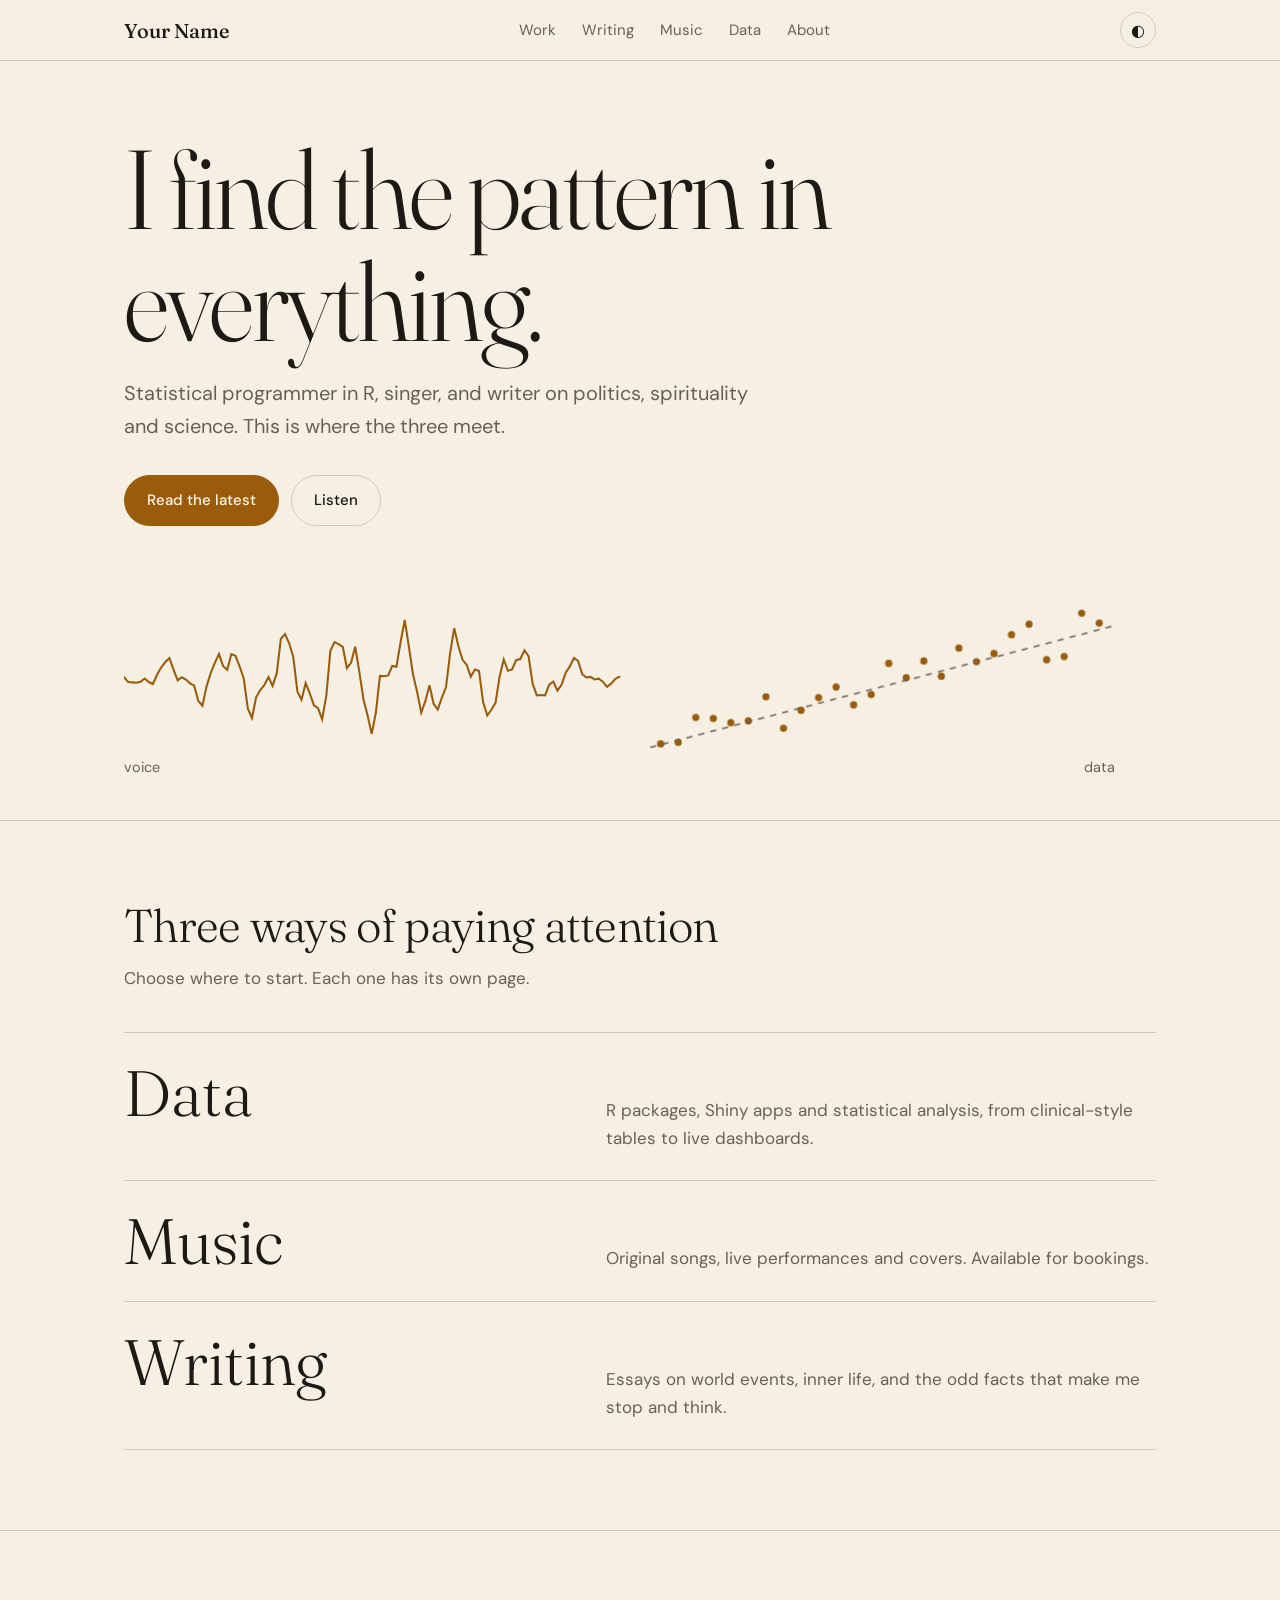
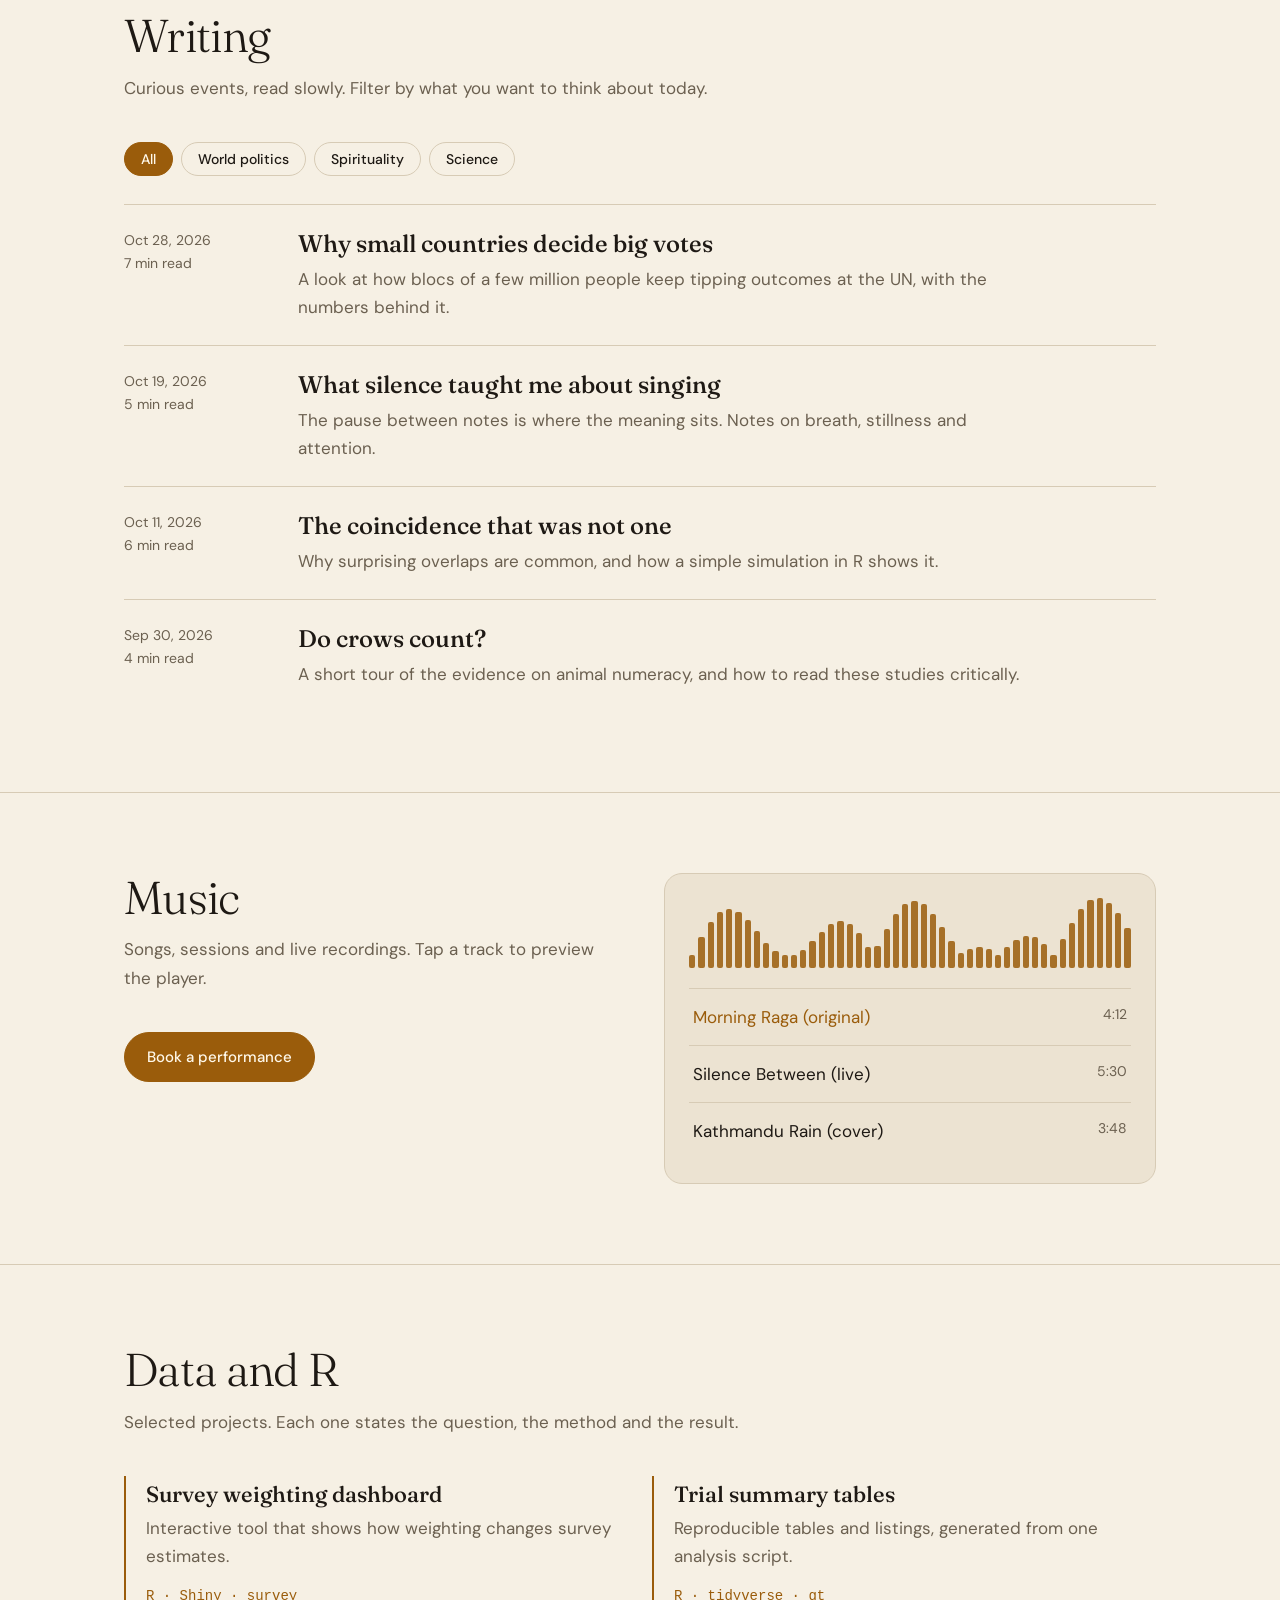
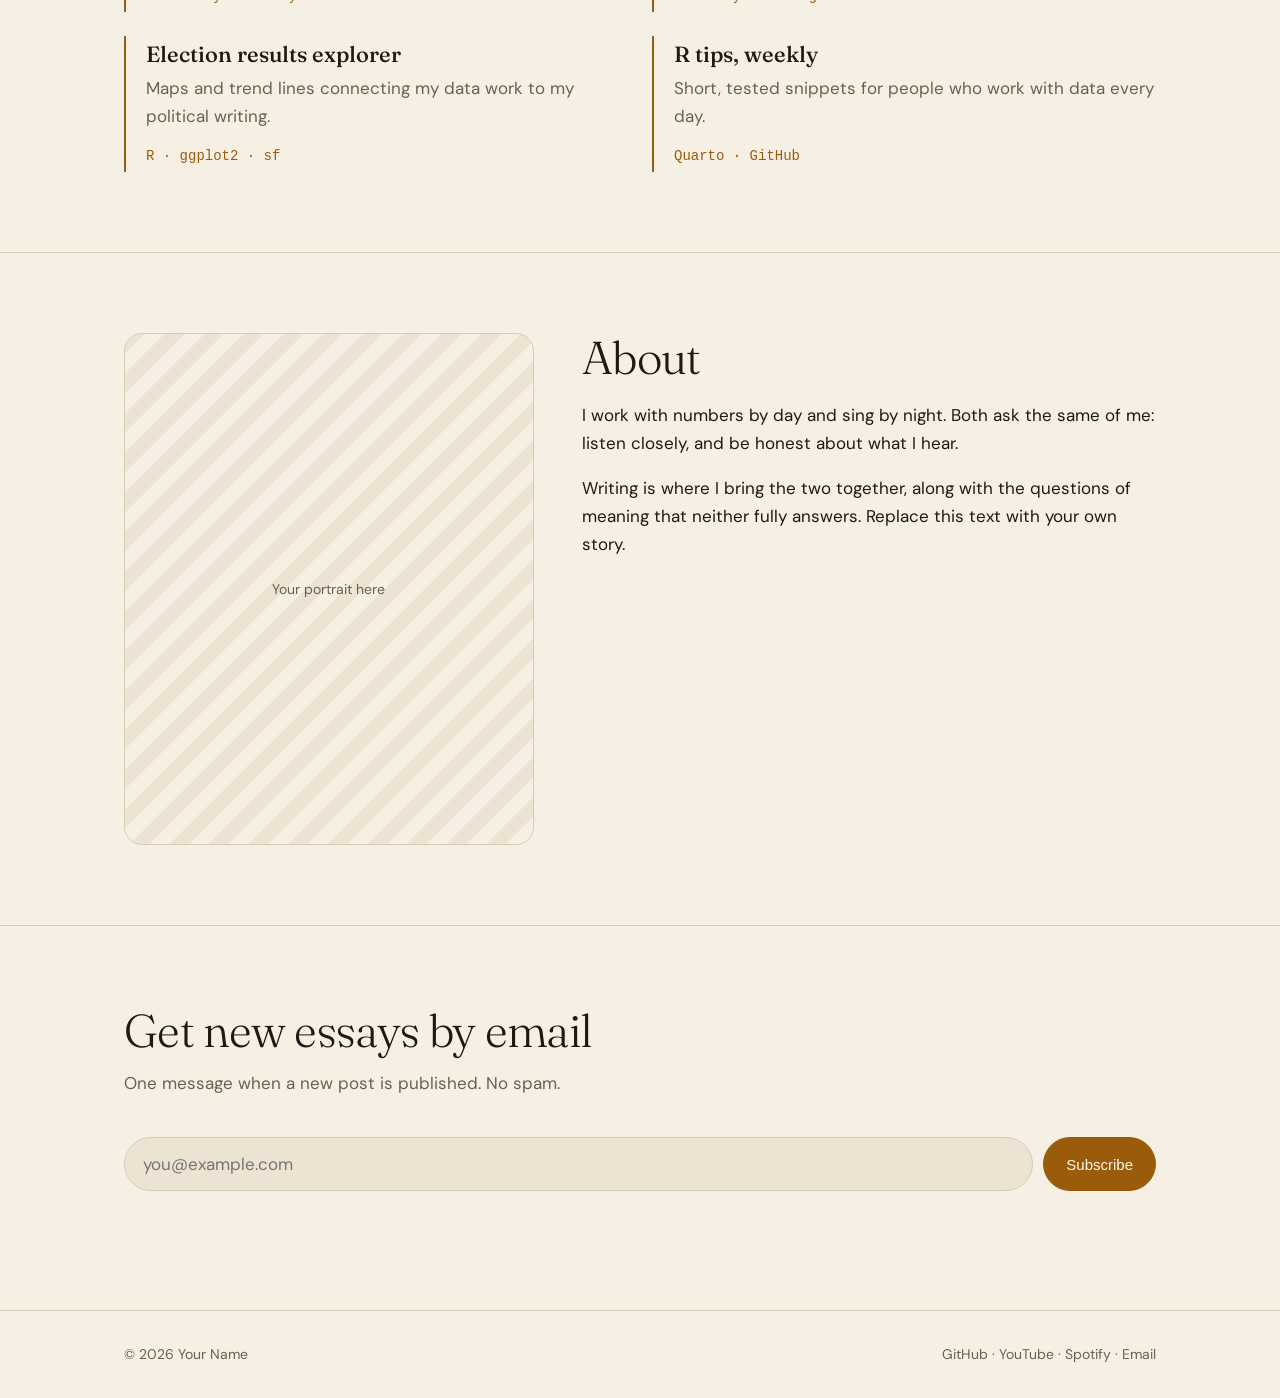
<file: index-old.html>
<!DOCTYPE html>
<html lang="en">
<head>
<meta charset="utf-8">
<meta name="viewport" content="width=device-width, initial-scale=1, viewport-fit=cover">
<title>Your Name · Statistician, Singer, Writer</title>
<link rel="preconnect" href="https://fonts.googleapis.com">
<link href="https://fonts.googleapis.com/css2?family=Fraunces:opsz,wght@9..144,300;9..144,500&family=DM+Sans:wght@400;500&display=swap" rel="stylesheet">
<style>
:root{
  --bg:#15110e; --surface:#1e1914; --text:#efe6d6; --muted:#a09482; --line:#352d25; --amber:#e0a043; --on-amber:#15110e;
  --serif:"Fraunces",Georgia,serif; --sans:"DM Sans",system-ui,sans-serif;
  box-sizing:border-box; padding-top:env(safe-area-inset-top,0px); padding-bottom:env(safe-area-inset-bottom,0px);
}
@media (prefers-color-scheme:dark){:root:not([data-theme="light"]){color-scheme:dark}}
@media (prefers-color-scheme:light){
  :root:not([data-theme="dark"]){--bg:#f6f0e4;--surface:#ece3d2;--text:#1e1914;--muted:#6b6050;--line:#d7cbb5;--amber:#9a5c0b;--on-amber:#fff8ea;color-scheme:light}
}
:root[data-theme="light"]{--bg:#f6f0e4;--surface:#ece3d2;--text:#1e1914;--muted:#6b6050;--line:#d7cbb5;--amber:#9a5c0b;--on-amber:#fff8ea;color-scheme:light}
:root[data-theme="dark"]{--bg:#15110e;--surface:#1e1914;--text:#efe6d6;--muted:#a09482;--line:#352d25;--amber:#e0a043;--on-amber:#15110e;color-scheme:dark}
html{scroll-padding-top:env(safe-area-inset-top,0px);scroll-behavior:smooth}
*{box-sizing:border-box}
body{margin:0;background:var(--bg);color:var(--text);font:400 17px/1.65 var(--sans)}
a{color:inherit}
:focus-visible{outline:2px solid var(--amber);outline-offset:3px}
.wrap{max-width:1080px;margin:0 auto;padding:0 24px}
header{position:sticky;top:env(safe-area-inset-top,0px);z-index:5;background:color-mix(in srgb,var(--bg) 88%,transparent);backdrop-filter:blur(8px);border-bottom:1px solid var(--line)}
body::before{content:"";position:fixed;inset:0 0 auto;height:env(safe-area-inset-top,0px);z-index:10;background:var(--bg)}
nav{display:flex;align-items:center;justify-content:space-between;height:60px}
nav .brand{font:500 20px var(--serif);text-decoration:none}
nav ul{display:flex;gap:26px;list-style:none;margin:0;padding:0;font-size:15px}
nav ul a{text-decoration:none;color:var(--muted)}
nav ul a:hover{color:var(--text)}
#theme{background:none;border:1px solid var(--line);color:var(--text);border-radius:99px;width:36px;height:36px;cursor:pointer;font-size:16px}
@media(max-width:700px){nav ul{display:none}}

/* hero */
.hero{padding:72px 0 40px}
h1{font:300 clamp(46px,9vw,112px)/1 var(--serif);letter-spacing:-.025em;margin:0 0 20px;max-width:12ch}
.hero p.lead{font-size:20px;color:var(--muted);max-width:46ch;margin:0 0 32px}
.btns{display:flex;gap:12px;flex-wrap:wrap}
.btn{display:inline-block;padding:12px 22px;border-radius:99px;text-decoration:none;font-weight:500;font-size:15px;border:1px solid var(--line)}
.btn.main{background:var(--amber);color:var(--on-amber);border-color:var(--amber)}
.btn:hover{border-color:var(--amber)}
.wave{margin-top:48px;width:100%;height:auto;display:block}
.wave .line{fill:none;stroke:var(--amber);stroke-width:2;stroke-linecap:round;stroke-dasharray:2400;stroke-dashoffset:2400;animation:draw 3.2s ease-out forwards}
.wave .dot{fill:var(--amber);opacity:0;animation:pop .5s ease-out forwards}
.wave .fit{stroke:var(--muted);stroke-width:1.5;stroke-dasharray:6 6;fill:none;opacity:0;animation:pop 1s 3.2s forwards}
.wave text{fill:var(--muted);font:14px var(--sans)}
@keyframes draw{to{stroke-dashoffset:0}}
@keyframes pop{to{opacity:1}}
@media(prefers-reduced-motion:reduce){.wave .line{animation:none;stroke-dashoffset:0}.wave .dot,.wave .fit{animation:none;opacity:1}html{scroll-behavior:auto}}

section{padding:80px 0;border-top:1px solid var(--line)}
h2{font:300 clamp(30px,4.5vw,46px)/1.1 var(--serif);margin:0 0 12px;letter-spacing:-.015em}
.sub{color:var(--muted);max-width:52ch;margin:0 0 40px}

/* three worlds */
.worlds a{display:grid;grid-template-columns:1fr 1.2fr;gap:24px;align-items:baseline;padding:28px 0;border-bottom:1px solid var(--line);text-decoration:none}
.worlds a:first-child{border-top:1px solid var(--line)}
.worlds b{font:300 clamp(34px,6vw,64px)/1 var(--serif);font-weight:300;transition:color .2s,padding-left .25s}
.worlds a:hover b{color:var(--amber);padding-left:12px}
.worlds span{color:var(--muted)}
@media(max-width:700px){.worlds a{grid-template-columns:1fr;gap:8px}}

/* writing */
.chips{display:flex;gap:8px;flex-wrap:wrap;margin-bottom:28px}
.chip{font:500 14px var(--sans);background:none;color:var(--text);border:1px solid var(--line);padding:7px 16px;border-radius:99px;cursor:pointer}
.chip[aria-pressed="true"]{background:var(--amber);color:var(--on-amber);border-color:var(--amber)}
.post{display:grid;grid-template-columns:150px 1fr;gap:24px;padding:24px 0;border-top:1px solid var(--line)}
.post small{color:var(--muted);font-size:14px}
.post h3{font:500 24px/1.25 var(--serif);margin:0 0 6px}
.post p{margin:0;color:var(--muted);max-width:62ch}
.post[hidden]{display:none}
@media(max-width:700px){.post{grid-template-columns:1fr;gap:6px}}

/* music */
.music{display:grid;grid-template-columns:1fr 1fr;gap:48px}
.player{background:var(--surface);border:1px solid var(--line);border-radius:18px;padding:24px}
.player .bars{display:flex;align-items:flex-end;gap:3px;height:70px;margin-bottom:20px}
.player .bars i{flex:1;background:var(--amber);border-radius:2px;opacity:.85}
.track{display:flex;justify-content:space-between;width:100%;background:none;border:0;border-top:1px solid var(--line);color:var(--text);padding:14px 4px;font:inherit;cursor:pointer;text-align:left}
.track:hover,.track[aria-current="true"]{color:var(--amber)}
.track span:last-child{color:var(--muted);font-size:14px}
@media(max-width:800px){.music{grid-template-columns:1fr;gap:32px}}

/* data */
.proj{display:grid;grid-template-columns:repeat(2,1fr);gap:24px}
.proj article{border-left:2px solid var(--amber);padding:4px 0 4px 20px}
.proj h3{font:500 22px var(--serif);margin:0 0 6px}
.proj p{color:var(--muted);margin:0 0 10px}
.proj code{font:14px ui-monospace,Menlo,monospace;color:var(--amber)}
@media(max-width:700px){.proj{grid-template-columns:1fr}}

/* about + contact */
.about{display:grid;grid-template-columns:1fr 1.4fr;gap:48px}
.photo{aspect-ratio:4/5;background:repeating-linear-gradient(135deg,var(--surface) 0 14px,var(--bg) 14px 28px);border:1px solid var(--line);border-radius:18px;display:grid;place-items:center;color:var(--muted);font-size:14px;text-align:center;padding:12px}
@media(max-width:800px){.about{grid-template-columns:1fr}.photo{max-width:320px}}
form{display:flex;gap:10px;flex-wrap:wrap;margin-top:20px}
input{flex:1 1 220px;padding:12px 18px;border-radius:99px;border:1px solid var(--line);background:var(--surface);color:var(--text);font:inherit}
.msg{color:var(--amber);margin-top:12px;min-height:1.6em}
footer{border-top:1px solid var(--line);padding:32px 0;color:var(--muted);font-size:14px}
footer .wrap{display:flex;justify-content:space-between;flex-wrap:wrap;gap:12px}
</style>
</head>
<body>
<header><div class="wrap"><nav aria-label="Main">
  <a class="brand" href="#top">Your Name</a>
  <ul><li><a href="#worlds">Work</a></li><li><a href="#writing">Writing</a></li><li><a href="#music">Music</a></li><li><a href="#data">Data</a></li><li><a href="#about">About</a></li></ul>
  <button id="theme" aria-label="Switch light or dark theme">◐</button>
</nav></div></header>

<main id="top">
<div class="wrap">
  <div class="hero">
    <h1>I find the pattern in everything.</h1>
    <p class="lead">Statistical programmer in R, singer, and writer on politics, spirituality and science. This is where the three meet.</p>
    <div class="btns"><a class="btn main" href="#writing">Read the latest</a><a class="btn" href="#music">Listen</a></div>
    <svg class="wave" id="wave" viewBox="0 0 1000 200" role="img" aria-label="A sound wave on the left becomes a scatter plot with a fitted trend line on the right"></svg>
  </div>
</div>

<section id="worlds"><div class="wrap">
  <h2>Three ways of paying attention</h2>
  <p class="sub">Choose where to start. Each one has its own page.</p>
  <div class="worlds">
    <a href="#data"><b>Data</b><span>R packages, Shiny apps and statistical analysis, from clinical-style tables to live dashboards.</span></a>
    <a href="#music"><b>Music</b><span>Original songs, live performances and covers. Available for bookings.</span></a>
    <a href="#writing"><b>Writing</b><span>Essays on world events, inner life, and the odd facts that make me stop and think.</span></a>
  </div>
</div></section>

<section id="writing"><div class="wrap">
  <h2>Writing</h2>
  <p class="sub">Curious events, read slowly. Filter by what you want to think about today.</p>
  <div class="chips" role="group" aria-label="Filter posts">
    <button class="chip" aria-pressed="true" data-f="all">All</button>
    <button class="chip" aria-pressed="false" data-f="Politics">World politics</button>
    <button class="chip" aria-pressed="false" data-f="Spirituality">Spirituality</button>
    <button class="chip" aria-pressed="false" data-f="Science">Science</button>
  </div>
  <article class="post" data-c="Politics"><small>Oct 28, 2026<br>7 min read</small><div><h3>Why small countries decide big votes</h3><p>A look at how blocs of a few million people keep tipping outcomes at the UN, with the numbers behind it.</p></div></article>
  <article class="post" data-c="Spirituality"><small>Oct 19, 2026<br>5 min read</small><div><h3>What silence taught me about singing</h3><p>The pause between notes is where the meaning sits. Notes on breath, stillness and attention.</p></div></article>
  <article class="post" data-c="Science"><small>Oct 11, 2026<br>6 min read</small><div><h3>The coincidence that was not one</h3><p>Why surprising overlaps are common, and how a simple simulation in R shows it.</p></div></article>
  <article class="post" data-c="Science"><small>Sep 30, 2026<br>4 min read</small><div><h3>Do crows count?</h3><p>A short tour of the evidence on animal numeracy, and how to read these studies critically.</p></div></article>
</div></section>

<section id="music"><div class="wrap music">
  <div>
    <h2>Music</h2>
    <p class="sub">Songs, sessions and live recordings. Tap a track to preview the player.</p>
    <a class="btn main" href="#contact">Book a performance</a>
  </div>
  <div class="player" aria-label="Music player prototype">
    <div class="bars" id="bars" aria-hidden="true"></div>
    <button class="track" aria-current="true"><span>Morning Raga (original)</span><span>4:12</span></button>
    <button class="track"><span>Silence Between (live)</span><span>5:30</span></button>
    <button class="track"><span>Kathmandu Rain (cover)</span><span>3:48</span></button>
  </div>
</div></section>

<section id="data"><div class="wrap">
  <h2>Data and R</h2>
  <p class="sub">Selected projects. Each one states the question, the method and the result.</p>
  <div class="proj">
    <article><h3>Survey weighting dashboard</h3><p>Interactive tool that shows how weighting changes survey estimates.</p><code>R · Shiny · survey</code></article>
    <article><h3>Trial summary tables</h3><p>Reproducible tables and listings, generated from one analysis script.</p><code>R · tidyverse · gt</code></article>
    <article><h3>Election results explorer</h3><p>Maps and trend lines connecting my data work to my political writing.</p><code>R · ggplot2 · sf</code></article>
    <article><h3>R tips, weekly</h3><p>Short, tested snippets for people who work with data every day.</p><code>Quarto · GitHub</code></article>
  </div>
</div></section>

<section id="about"><div class="wrap about">
  <div class="photo">Your portrait here</div>
  <div>
    <h2>About</h2>
    <p>I work with numbers by day and sing by night. Both ask the same of me: listen closely, and be honest about what I hear.</p>
    <p>Writing is where I bring the two together, along with the questions of meaning that neither fully answers. Replace this text with your own story.</p>
  </div>
</div></section>

<section id="contact"><div class="wrap">
  <h2>Get new essays by email</h2>
  <p class="sub">One message when a new post is published. No spam.</p>
  <form id="sub"><input type="email" id="em" placeholder="you@example.com" aria-label="Email address" required><button class="btn main" type="submit">Subscribe</button></form>
  <div class="msg" id="msg" role="status"></div>
</div></section>
</main>

<footer><div class="wrap"><span>© 2026 Your Name</span><span>GitHub · YouTube · Spotify · Email</span></div></footer>

<script>
// Hero: sound wave that turns into a scatter plot with a fitted line
(function(){
  var svg=document.getElementById('wave'),ns='http://www.w3.org/2000/svg',d='M0 100';
  for(var x=0;x<=480;x+=4){var env=Math.sin(Math.PI*x/480)*0.9+0.1;
    var y=100+env*(34*Math.sin(x/9)+18*Math.sin(x/3.7)+8*Math.sin(x/1.9));d+=' L'+x+' '+y.toFixed(1)}
  var p=document.createElementNS(ns,'path');p.setAttribute('d',d);p.setAttribute('class','line');svg.appendChild(p);
  var seed=7;function r(){seed=(seed*9301+49297)%233280;return seed/233280}
  for(var i=0;i<26;i++){var px=520+i*17,py=165-i*4.6+(r()-.5)*44;
    var c=document.createElementNS(ns,'circle');c.setAttribute('cx',px);c.setAttribute('cy',py.toFixed(1));c.setAttribute('r',3.5);
    c.setAttribute('class','dot');c.style.animationDelay=(2.4+i*0.05)+'s';svg.appendChild(c)}
  var f=document.createElementNS(ns,'line');f.setAttribute('x1',510);f.setAttribute('y1',168);f.setAttribute('x2',960);f.setAttribute('y2',50);f.setAttribute('class','fit');svg.appendChild(f);
  var t1=document.createElementNS(ns,'text');t1.setAttribute('x',0);t1.setAttribute('y',192);t1.textContent='voice';svg.appendChild(t1);
  var t2=document.createElementNS(ns,'text');t2.setAttribute('x',960);t2.setAttribute('y',192);t2.setAttribute('text-anchor','end');t2.textContent='data';svg.appendChild(t2);
})();

// Blog filter
var chips=document.querySelectorAll('.chip'),posts=document.querySelectorAll('.post');
chips.forEach(function(c){c.addEventListener('click',function(){
  chips.forEach(function(o){o.setAttribute('aria-pressed',o===c)});
  posts.forEach(function(p){p.hidden=!(c.dataset.f==='all'||p.dataset.c===c.dataset.f)});
})});

// Player visual
var bars=document.getElementById('bars');
for(var i=0;i<48;i++){var b=document.createElement('i');b.style.height=(18+Math.abs(Math.sin(i/3.1)*Math.cos(i/7))*82)+'%';bars.appendChild(b)}
var tracks=document.querySelectorAll('.track');
tracks.forEach(function(t,k){t.addEventListener('click',function(){
  tracks.forEach(function(o){o.removeAttribute('aria-current')});t.setAttribute('aria-current','true');
  bars.querySelectorAll('i').forEach(function(el,i){el.style.height=(18+Math.abs(Math.sin(i/(2.4+k))*Math.cos(i/(5+k*2)))*82)+'%'});
})});

// Subscribe (demo only)
document.getElementById('sub').addEventListener('submit',function(e){
  e.preventDefault();document.getElementById('msg').textContent='Subscribed. (Demo only: connect a real email service to make this work.)';
});

// Theme toggle
document.getElementById('theme').addEventListener('click',function(){
  var root=document.documentElement,cur=root.getAttribute('data-theme')||(matchMedia('(prefers-color-scheme: light)').matches?'light':'dark');
  root.setAttribute('data-theme',cur==='dark'?'light':'dark');
});
</script>
</body>
</html>
</file>
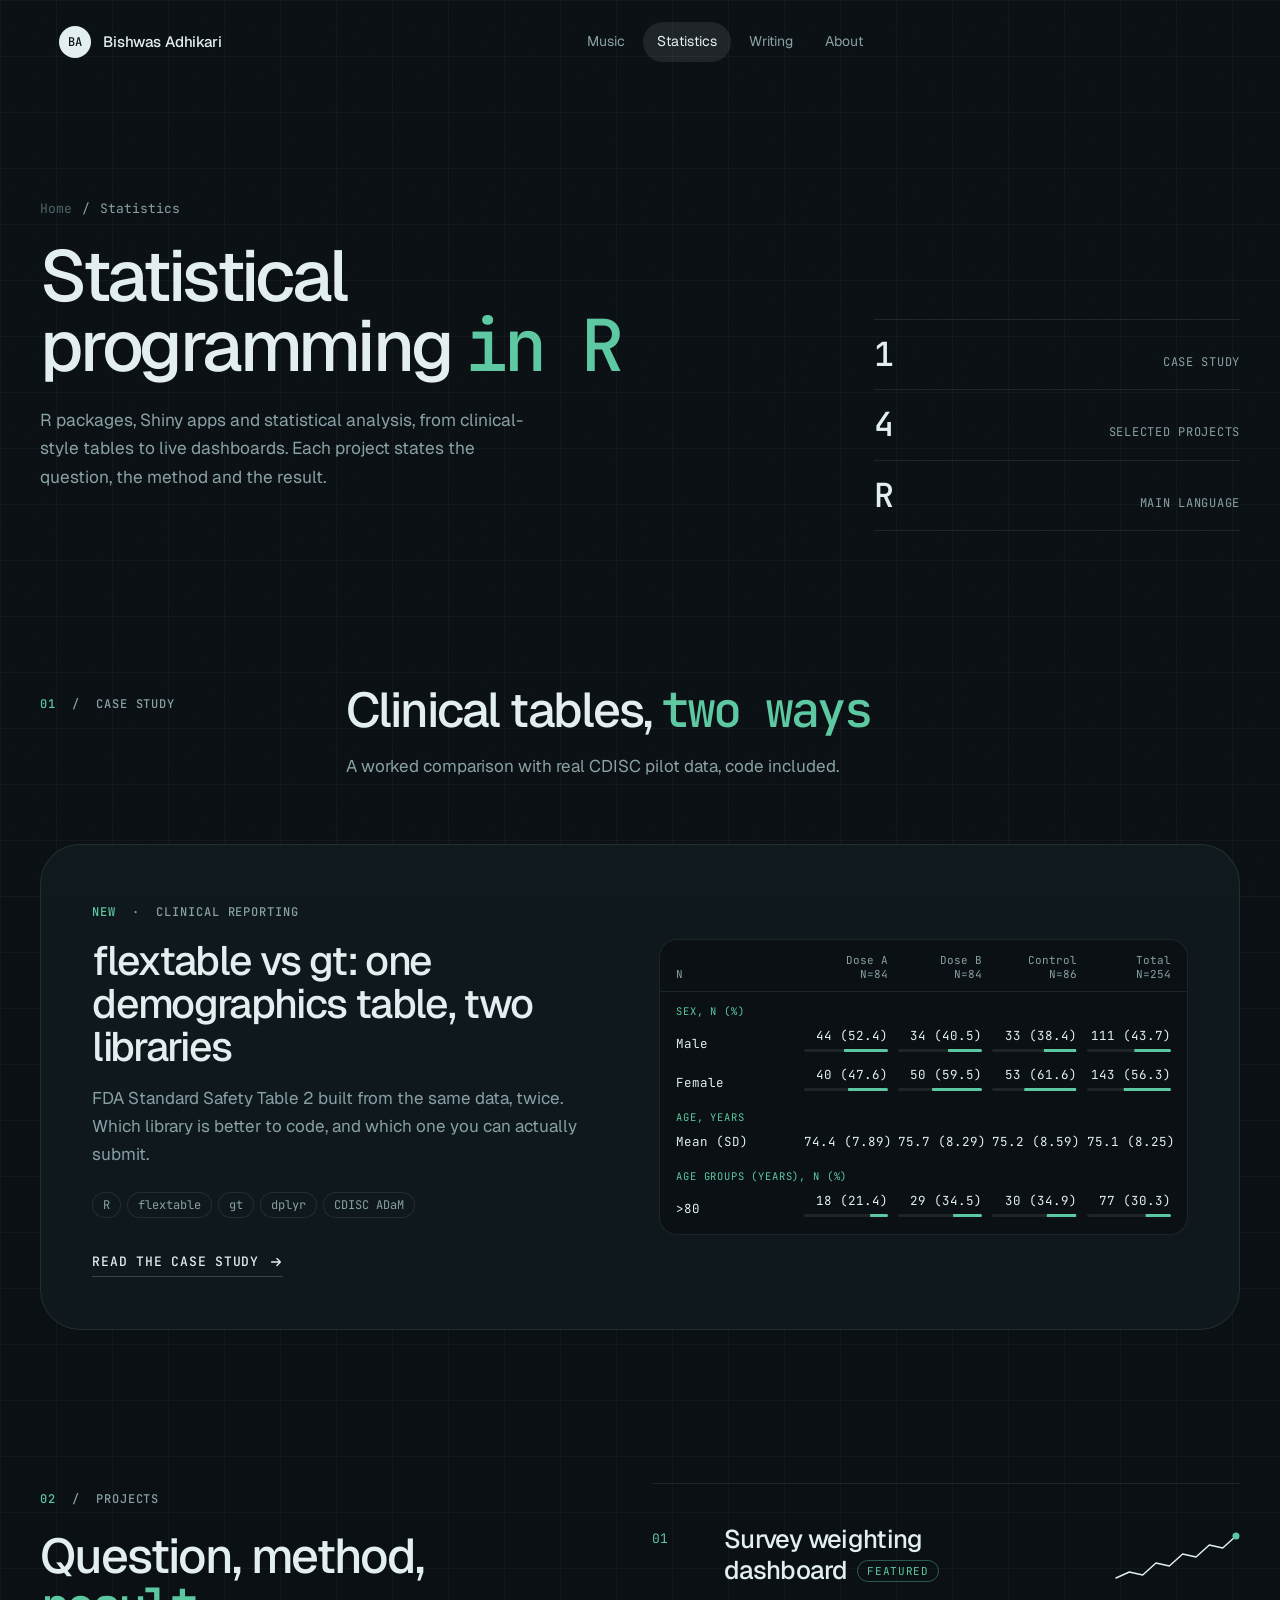
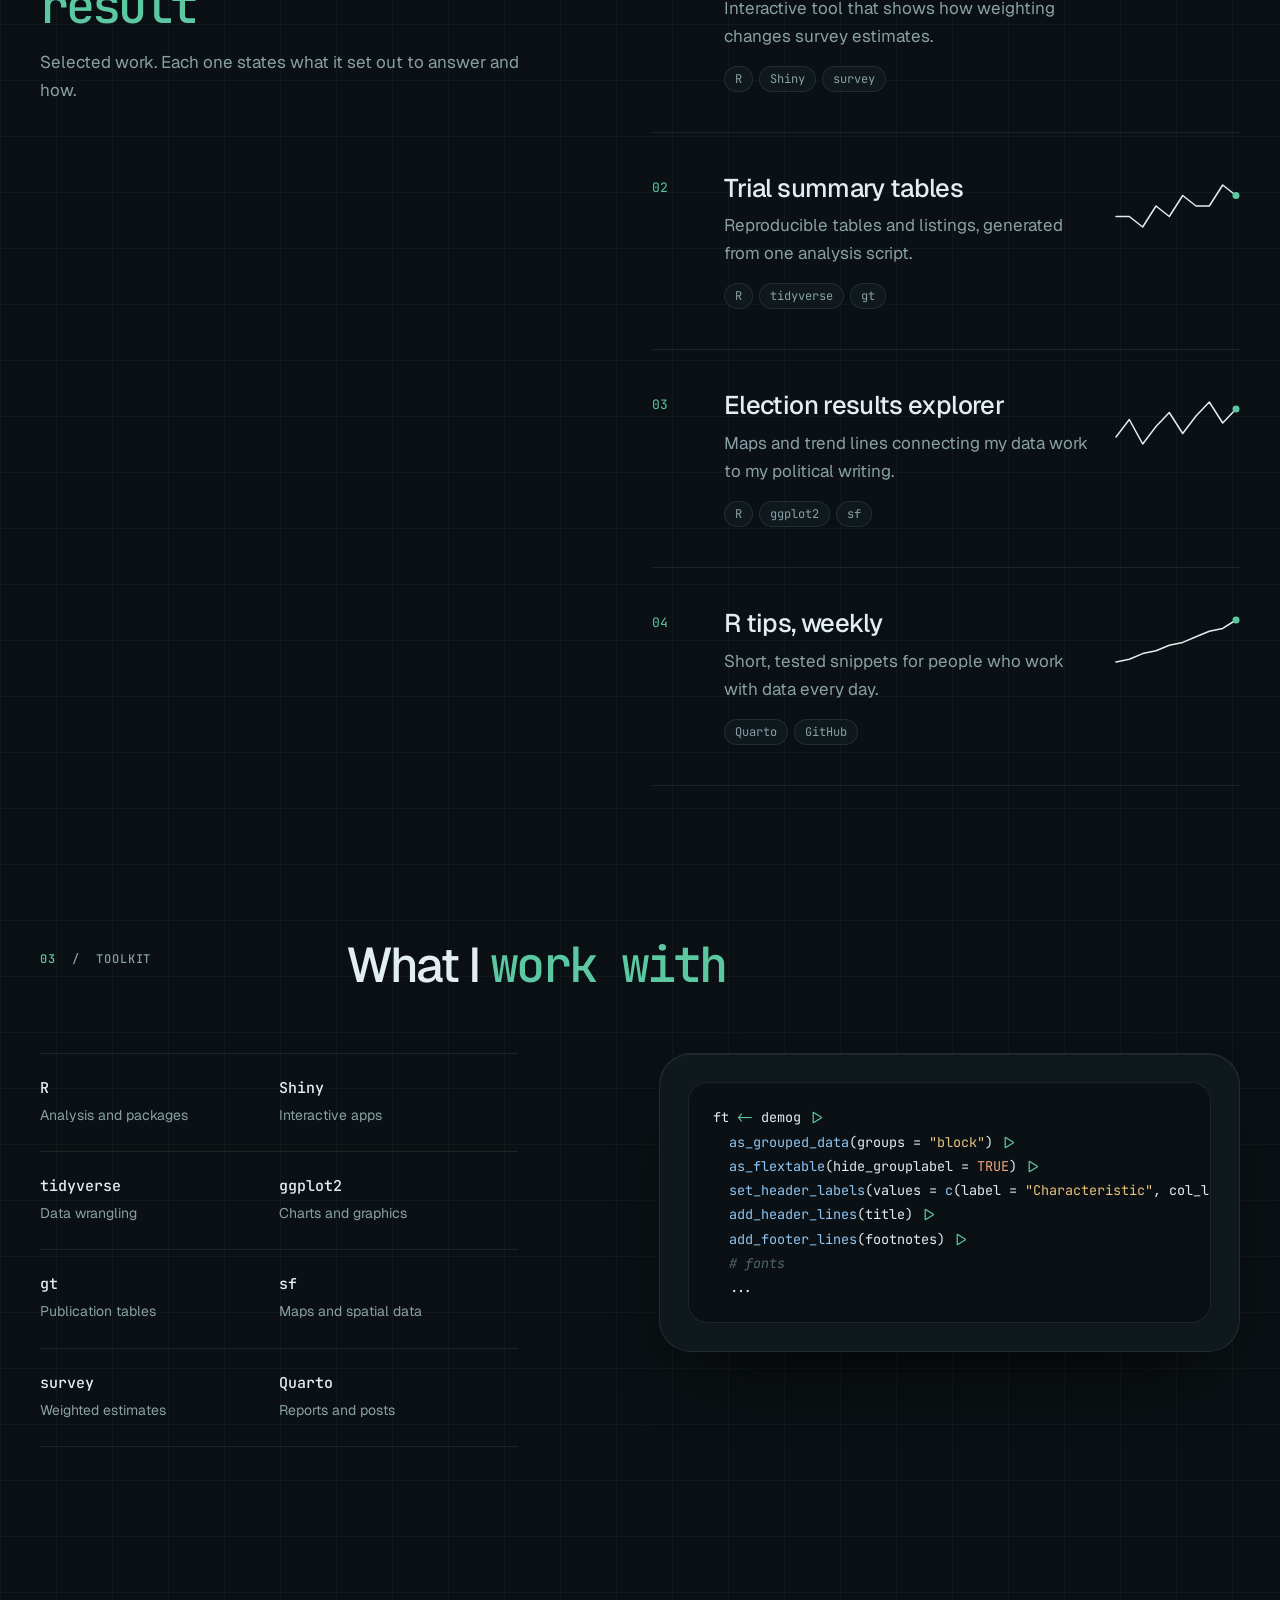
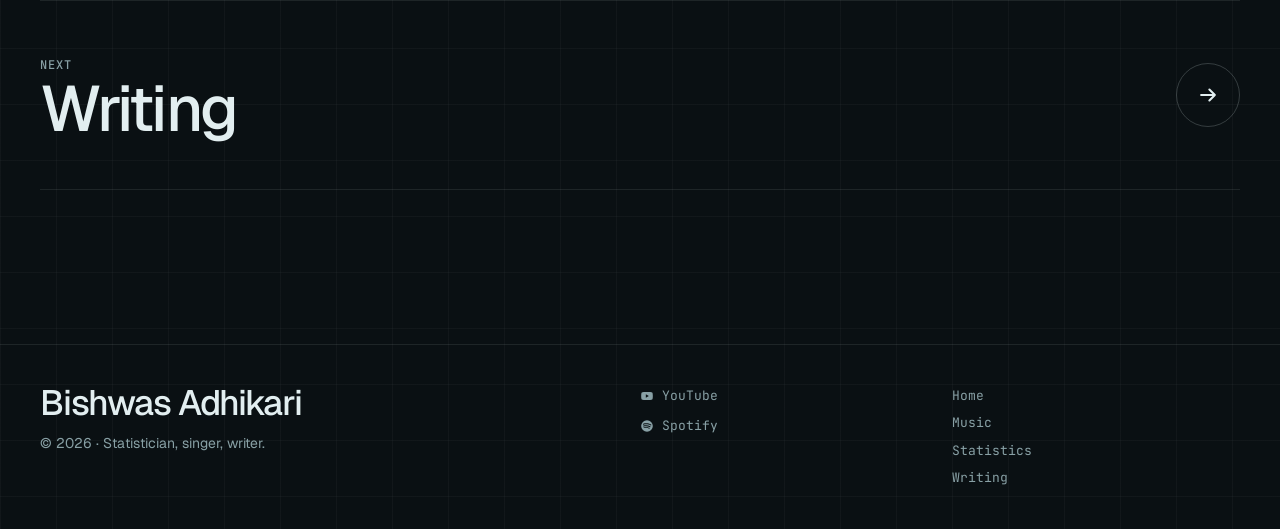
<file: statistics.html>
<!DOCTYPE html>
<html lang="en">
<head>
<meta charset="utf-8">
<meta name="viewport" content="width=device-width, initial-scale=1, viewport-fit=cover">
<title>Statistical programming · Bishwas Adhikari</title>
<meta name="description" content="R packages, Shiny apps and statistical analysis by Bishwas Adhikari.">
<link rel="preconnect" href="https://fonts.googleapis.com">
<link rel="preconnect" href="https://fonts.gstatic.com" crossorigin>
<link href="https://fonts.googleapis.com/css2?family=Geist:wght@300..700&family=JetBrains+Mono:wght@400;500&display=swap" rel="stylesheet">
<link rel="stylesheet" href="styles.css">
<script>
  // Theme and JS flags before first paint, to avoid a flash
  (function(){var d=document.documentElement;d.classList.add('js');try{var t=localStorage.getItem('theme');if(t)d.setAttribute('data-theme',t)}catch(e){}})();
</script>
<script src="main.js" defer></script>
</head>
<body class="t-stats">
<a class="skip" href="#main">Skip to content</a>
<header class="nav-shell" id="navShell">
  <nav class="nav" aria-label="Main">
    <a class="brand" href="index.html"><span class="brand-mark" aria-hidden="true">BA</span><span class="brand-name">Bishwas Adhikari</span></a>
    <ul class="nav-links" id="navLinks"><li><a href="music.html">Music</a></li><li><a href="statistics.html" aria-current="page">Statistics</a></li><li><a href="writing.html">Writing</a></li><li><a href="index.html#about">About</a></li></ul>
    <div class="nav-actions">
      
      <button class="icon-btn menu-btn" id="menuBtn" type="button" aria-expanded="false" aria-controls="navLinks" aria-label="Open menu">
        <svg viewBox="0 0 24 24" fill="none" stroke="currentColor" stroke-width="1.5" stroke-linecap="round"><path d="M4 9h16M4 15h16"/></svg>
      </button>
    </div>
  </nav>
</header>

<main id="main">
  <div class="page-hero">
    <div class="wrap page-hero-grid">
      <div class="page-hero-copy">
        <nav class="crumb" aria-label="Breadcrumb" data-reveal><a href="index.html">Home</a><span aria-hidden="true">/</span><span aria-current="page">Statistics</span></nav>
        <h1 data-reveal style="--i:1">Statistical programming <em class="s">in&nbsp;R</em></h1>
        <p class="lead" data-reveal style="--i:2">R packages, Shiny apps and statistical analysis, from clinical-style tables to live dashboards. Each project states the question, the method and the result.</p>
      </div>
      <div class="page-hero-aside" data-reveal style="--i:2">
        <ul class="stats">
          <li><b>1</b><span>Case study</span></li>
          <li><b>4</b><span>Selected projects</span></li>
          <li><b>R</b><span>Main language</span></li>
        </ul>
      </div>
    </div>
  </div>

  <section id="case-studies">
    <div class="wrap">
      <div class="sec-head">
        <span class="eyebrow" data-reveal><b>01</b> &nbsp;/&nbsp; Case study</span>
        <div class="sec-title" data-reveal style="--i:1">
          <h2>Clinical tables, <em class="s">two ways</em></h2>
          <p class="sub">A worked comparison with real CDISC pilot data, code included.</p>
        </div>
      </div>
      <a class="case" href="flextable-vs-gt.html" data-reveal>
        <div class="case-copy">
          <span class="eyebrow"><b>New</b> &nbsp;&middot;&nbsp; Clinical reporting</span>
          <h3>flextable vs gt: one demographics table, two libraries</h3>
          <p>FDA Standard Safety Table 2 built from the same data, twice. Which library is better to code, and which one you can actually submit.</p>
          <div class="tags"><span>R</span><span>flextable</span><span>gt</span><span>dplyr</span><span>CDISC ADaM</span></div>
          <span class="more">Read the case study <svg class="arr" viewBox="0 0 16 16" fill="none" stroke="currentColor" stroke-width="1.5" stroke-linecap="round" stroke-linejoin="round" aria-hidden="true"><path d="M3 8h10M9 4l4 4-4 4"/></svg></span>
        </div>
        <div class="case-viz"><div class="mini-tbl" aria-hidden="true"><div class="r h"><span>N</span><span>Dose A<br>N=84</span><span>Dose B<br>N=84</span><span>Control<br>N=86</span><span>Total<br>N=254</span></div><span class="g">Sex, n (%)</span><div class="r"><span>Male</span><span>44 (52.4)<i style="--p:0.524"></i></span><span>34 (40.5)<i style="--p:0.405"></i></span><span>33 (38.4)<i style="--p:0.384"></i></span><span>111 (43.7)<i style="--p:0.437"></i></span></div><div class="r"><span>Female</span><span>40 (47.6)<i style="--p:0.476"></i></span><span>50 (59.5)<i style="--p:0.595"></i></span><span>53 (61.6)<i style="--p:0.616"></i></span><span>143 (56.3)<i style="--p:0.563"></i></span></div><span class="g">Age, years</span><div class="r"><span>Mean (SD)</span><span>74.4 (7.89)</span><span>75.7 (8.29)</span><span>75.2 (8.59)</span><span>75.1 (8.25)</span></div><span class="g">Age groups (years), n (%)</span><div class="r"><span>&gt;80</span><span>18 (21.4)<i style="--p:0.214"></i></span><span>29 (34.5)<i style="--p:0.345"></i></span><span>30 (34.9)<i style="--p:0.349"></i></span><span>77 (30.3)<i style="--p:0.303"></i></span></div></div></div>
      </a>
    </div>
  </section>

  <section id="projects">
    <div class="wrap">
      <div class="data-grid">
        <div class="data-aside">
          <span class="eyebrow" data-reveal><b>02</b> &nbsp;/&nbsp; Projects</span>
          <h2 data-reveal style="--i:1;margin-top:20px">Question, method, <em class="s">result</em></h2>
          <p class="sub" data-reveal style="--i:2">Selected work. Each one states what it set out to answer and how.</p>
        </div>
        <ol class="projects">
          <li class="proj" data-reveal data-spark="4,6,5,9,8,12,11,15,14,18"><span class="ix">01</span><div><h3>Survey weighting dashboard<span class="badge" style="margin-left:10px;vertical-align:4px">Featured</span></h3><p>Interactive tool that shows how weighting changes survey estimates.</p><div class="tags"><span>R</span><span>Shiny</span><span>survey</span></div></div><svg class="spark" viewBox="0 0 128 56" aria-hidden="true"></svg></li><li class="proj" data-reveal data-spark="12,12,11,13,12,14,13,13,15,14"><span class="ix">02</span><div><h3>Trial summary tables</h3><p>Reproducible tables and listings, generated from one analysis script.</p><div class="tags"><span>R</span><span>tidyverse</span><span>gt</span></div></div><svg class="spark" viewBox="0 0 128 56" aria-hidden="true"></svg></li><li class="proj" data-reveal data-spark="9,14,7,12,16,10,15,19,13,17"><span class="ix">03</span><div><h3>Election results explorer</h3><p>Maps and trend lines connecting my data work to my political writing.</p><div class="tags"><span>R</span><span>ggplot2</span><span>sf</span></div></div><svg class="spark" viewBox="0 0 128 56" aria-hidden="true"></svg></li><li class="proj" data-reveal data-spark="2,3,5,6,8,9,11,13,14,17"><span class="ix">04</span><div><h3>R tips, weekly</h3><p>Short, tested snippets for people who work with data every day.</p><div class="tags"><span>Quarto</span><span>GitHub</span></div></div><svg class="spark" viewBox="0 0 128 56" aria-hidden="true"></svg></li>
        </ol>
      </div>
    </div>
  </section>

  <section id="toolkit">
    <div class="wrap">
      <div class="sec-head">
        <span class="eyebrow" data-reveal><b>03</b> &nbsp;/&nbsp; Toolkit</span>
        <div class="sec-title" data-reveal style="--i:1"><h2>What I <em class="s">work with</em></h2></div>
      </div>
      <div class="hl-stats" style="align-items:start">
        <div class="hl-copy" data-reveal>
          <div class="toolkit" style="grid-template-columns:repeat(2,minmax(0,1fr))">
            <div><b>R</b><span>Analysis and packages</span></div><div><b>Shiny</b><span>Interactive apps</span></div><div><b>tidyverse</b><span>Data wrangling</span></div><div><b>ggplot2</b><span>Charts and graphics</span></div><div><b>gt</b><span>Publication tables</span></div><div><b>sf</b><span>Maps and spatial data</span></div><div><b>survey</b><span>Weighted estimates</span></div><div><b>Quarto</b><span>Reports and posts</span></div>
          </div>
        </div>
        <div class="panel" data-reveal style="--i:1" aria-hidden="true"><pre class="code"><span class="cl">ft <span class="tk-op">&lt;-</span> demog <span class="tk-op">|&gt;</span></span>
<span class="cl">  <span class="tk-fn">as_grouped_data</span>(groups = <span class="tk-st">"block"</span>) <span class="tk-op">|&gt;</span></span>
<span class="cl">  <span class="tk-fn">as_flextable</span>(hide_grouplabel = <span class="tk-kw">TRUE</span>) <span class="tk-op">|&gt;</span></span>
<span class="cl">  <span class="tk-fn">set_header_labels</span>(values = <span class="tk-fn">c</span>(label = <span class="tk-st">"Characteristic"</span>, col_labels)) <span class="tk-op">|&gt;</span></span>
<span class="cl">  <span class="tk-fn">add_header_lines</span>(title) <span class="tk-op">|&gt;</span></span>
<span class="cl">  <span class="tk-fn">add_footer_lines</span>(footnotes) <span class="tk-op">|&gt;</span></span>
<span class="cl">  <span class="tk-cm"># fonts</span></span>
<span class="cl">  ...</span></pre></div>
      </div>
    </div>
  </section>
</main>
<div class="wrap" style="margin-top:clamp(96px,12vw,168px)">
  <a class="next" href="writing.html" data-reveal><span><span class="eyebrow">Next</span><b>Writing</b></span><span class="go" aria-hidden="true"><svg viewBox="0 0 16 16" fill="none" stroke="currentColor" stroke-width="1.5" stroke-linecap="round" stroke-linejoin="round"><path d="M3 8h10M9 4l4 4-4 4"/></svg></span></a>
</div>
<footer>
  <div class="wrap foot">
    <div><div class="foot-name">Bishwas Adhikari</div><p>&copy; <span class="yr">2026</span> &middot; Statistician, singer, writer.</p></div>
    <ul>
      <li><a href="https://www.youtube.com/@bishwasadhikari" target="_blank" rel="noopener"><svg viewBox="0 0 24 24" fill="currentColor" aria-hidden="true"><path d="M21.6 7.2a2.5 2.5 0 0 0-1.8-1.8C18.2 5 12 5 12 5s-6.2 0-7.8.4a2.5 2.5 0 0 0-1.8 1.8A26 26 0 0 0 2 12a26 26 0 0 0 .4 4.8 2.5 2.5 0 0 0 1.8 1.8c1.6.4 7.8.4 7.8.4s6.2 0 7.8-.4a2.5 2.5 0 0 0 1.8-1.8A26 26 0 0 0 22 12a26 26 0 0 0-.4-4.8ZM10 15V9l5.2 3Z"/></svg>YouTube</a></li>
      <li><a href="https://open.spotify.com/artist/2B9ODQLUVhuA46qZMykUoS" target="_blank" rel="noopener"><svg viewBox="0 0 24 24" fill="currentColor" aria-hidden="true"><path d="M12 2a10 10 0 1 0 0 20 10 10 0 0 0 0-20Zm4.6 14.4a.6.6 0 0 1-.9.2c-2.4-1.5-5.4-1.8-9-1a.6.6 0 1 1-.3-1.2c3.9-.9 7.2-.5 9.9 1.1.3.2.4.6.3.9Zm1.2-2.7a.8.8 0 0 1-1 .3c-2.7-1.7-6.9-2.2-10.2-1.2a.8.8 0 1 1-.4-1.5c3.7-1.1 8.4-.6 11.4 1.3.4.2.5.7.2 1.1Zm.1-2.8C14.7 9 9.3 8.8 6.2 9.8a.9.9 0 1 1-.5-1.8c3.6-1.1 9.5-.9 13.2 1.3a.9.9 0 0 1-.9 1.6Z"/></svg>Spotify</a></li>
    </ul>
    <ul><li><a href="index.html">Home</a></li><li><a href="music.html">Music</a></li><li><a href="statistics.html">Statistics</a></li><li><a href="writing.html">Writing</a></li></ul>
  </div>
</footer>
</body>
</html>
</file>
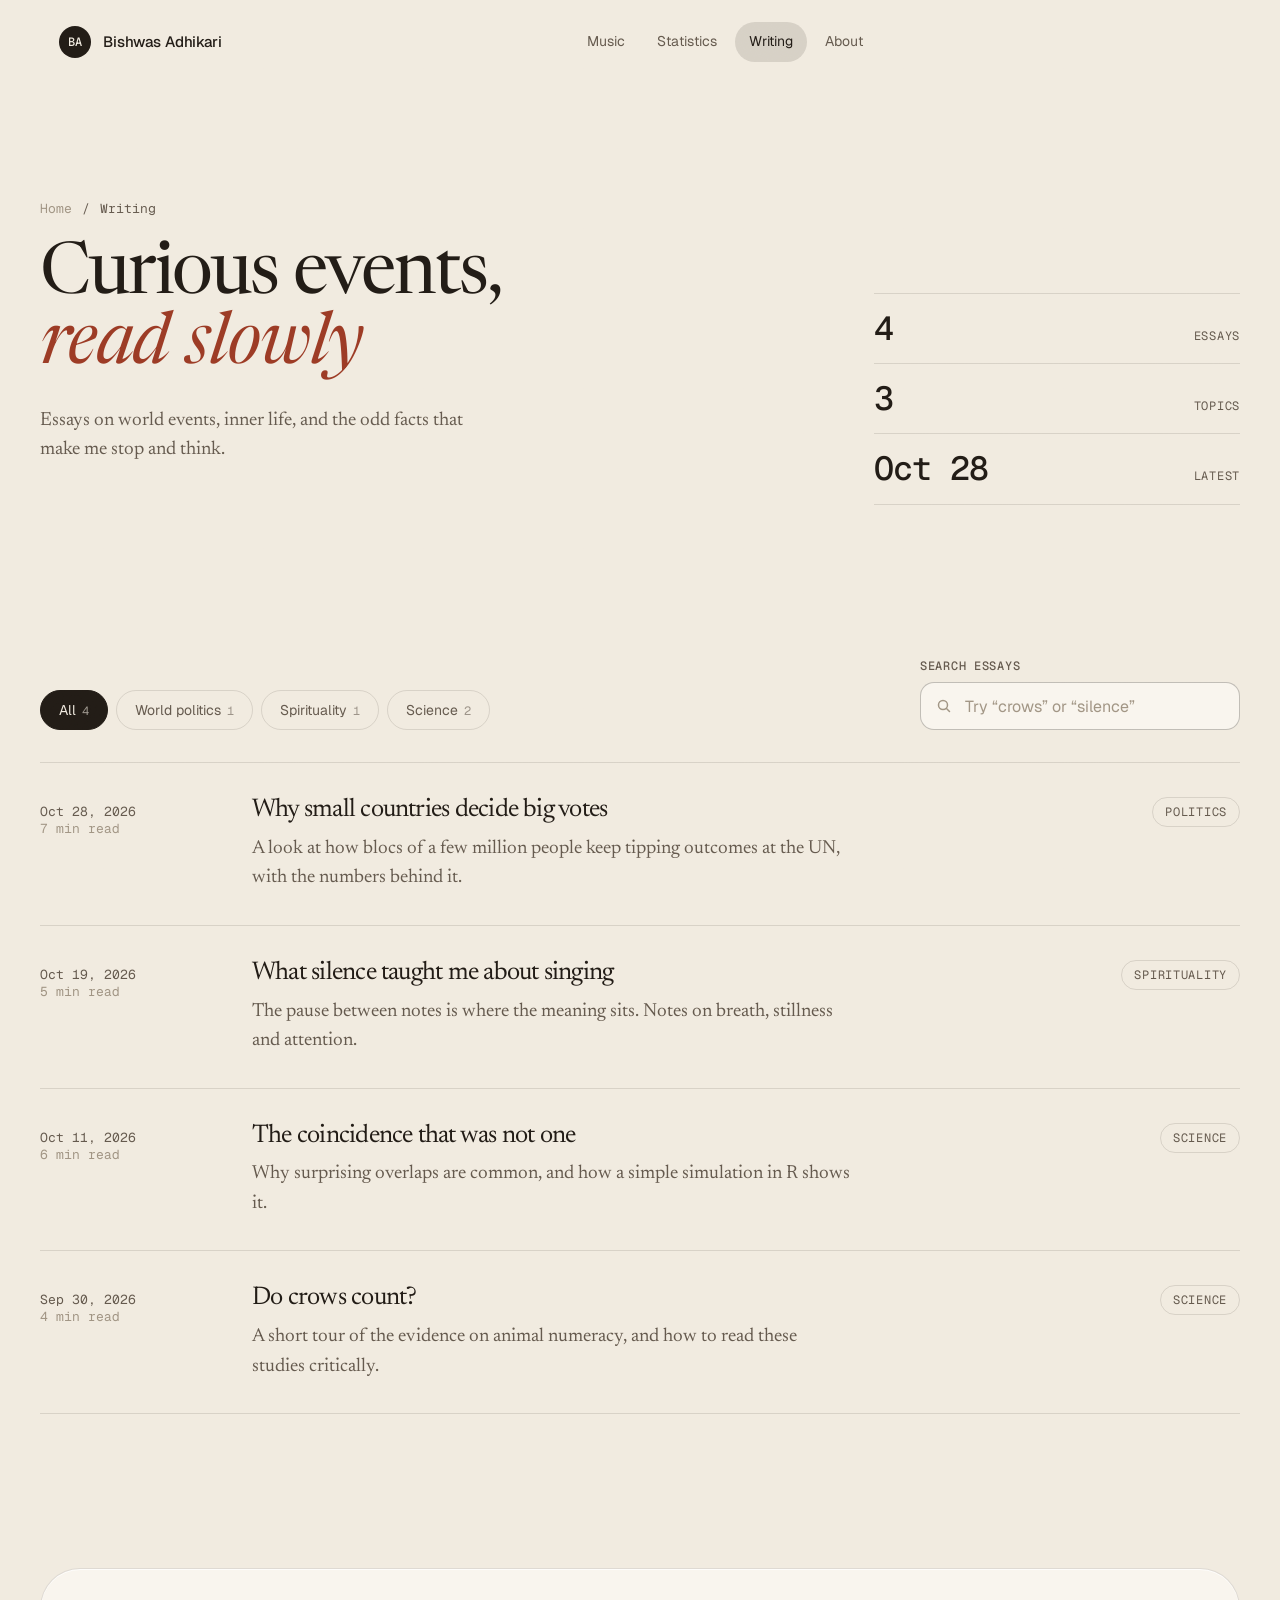
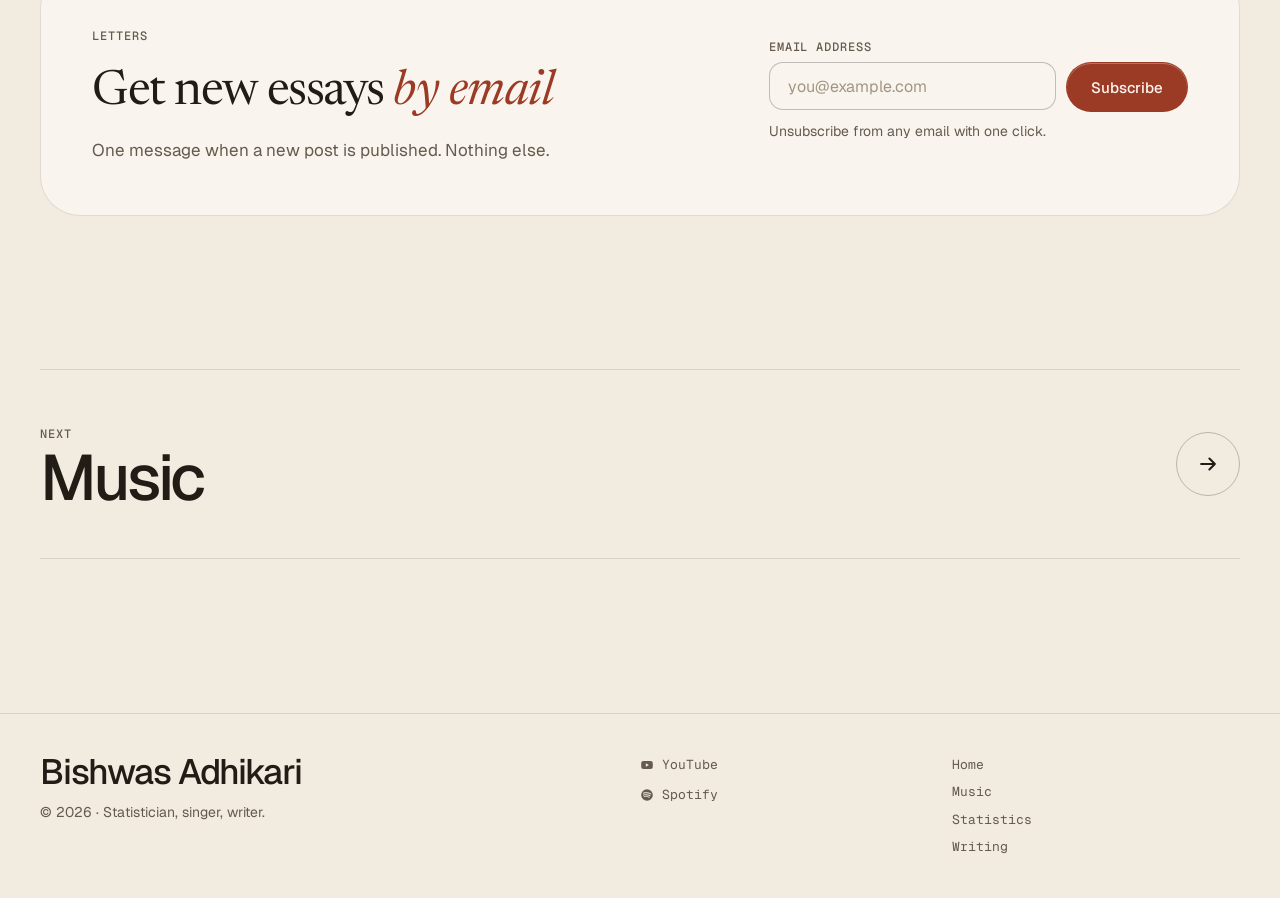
<file: writing.html>
<!DOCTYPE html>
<html lang="en">
<head>
<meta charset="utf-8">
<meta name="viewport" content="width=device-width, initial-scale=1, viewport-fit=cover">
<title>Writing · Bishwas Adhikari</title>
<meta name="description" content="Essays on world politics, spirituality and science by Bishwas Adhikari.">
<link rel="preconnect" href="https://fonts.googleapis.com">
<link rel="preconnect" href="https://fonts.gstatic.com" crossorigin>
<link href="https://fonts.googleapis.com/css2?family=Geist:wght@300..700&family=Geist+Mono:wght@400;500&family=Newsreader:ital,opsz,wght@0,6..72,300..500;1,6..72,300..500&display=swap" rel="stylesheet">
<link rel="stylesheet" href="styles.css">
<script>
  // Theme and JS flags before first paint, to avoid a flash
  (function(){var d=document.documentElement;d.classList.add('js');try{var t=localStorage.getItem('theme');if(t)d.setAttribute('data-theme',t)}catch(e){}})();
</script>
<script src="main.js" defer></script>
</head>
<body class="t-writing">
<a class="skip" href="#main">Skip to content</a>
<header class="nav-shell" id="navShell">
  <nav class="nav" aria-label="Main">
    <a class="brand" href="index.html"><span class="brand-mark" aria-hidden="true">BA</span><span class="brand-name">Bishwas Adhikari</span></a>
    <ul class="nav-links" id="navLinks"><li><a href="music.html">Music</a></li><li><a href="statistics.html">Statistics</a></li><li><a href="writing.html" aria-current="page">Writing</a></li><li><a href="index.html#about">About</a></li></ul>
    <div class="nav-actions">
      
      <button class="icon-btn menu-btn" id="menuBtn" type="button" aria-expanded="false" aria-controls="navLinks" aria-label="Open menu">
        <svg viewBox="0 0 24 24" fill="none" stroke="currentColor" stroke-width="1.5" stroke-linecap="round"><path d="M4 9h16M4 15h16"/></svg>
      </button>
    </div>
  </nav>
</header>

<main id="main">
  <div class="page-hero">
    <div class="wrap page-hero-grid">
      <div class="page-hero-copy">
        <nav class="crumb" aria-label="Breadcrumb" data-reveal><a href="index.html">Home</a><span aria-hidden="true">/</span><span aria-current="page">Writing</span></nav>
        <h1 data-reveal style="--i:1">Curious events, <em class="s">read slowly</em></h1>
        <p class="lead" data-reveal style="--i:2">Essays on world events, inner life, and the odd facts that make me stop and think.</p>
      </div>
      <div class="page-hero-aside" data-reveal style="--i:2">
        <ul class="stats">
          <li><b>4</b><span>Essays</span></li>
          <li><b>3</b><span>Topics</span></li>
          <li><b>Oct 28</b><span>Latest</span></li>
        </ul>
      </div>
    </div>
  </div>

  <section id="essays">
    <div class="wrap">
      <div class="toolbar" data-reveal>
        <div class="chips" role="group" aria-label="Filter essays by topic">
          <button class="chip" type="button" aria-pressed="true" data-f="all">All<span class="n"></span></button>
          <button class="chip" type="button" aria-pressed="false" data-f="Politics">World politics<span class="n"></span></button>
          <button class="chip" type="button" aria-pressed="false" data-f="Spirituality">Spirituality<span class="n"></span></button>
          <button class="chip" type="button" aria-pressed="false" data-f="Science">Science<span class="n"></span></button>
        </div>
        <div class="field">
          <label for="q">Search essays</label>
          <div class="search">
            <svg viewBox="0 0 16 16" fill="none" stroke="currentColor" stroke-width="1.5" stroke-linecap="round"><circle cx="7" cy="7" r="4.5"/><path d="m10.5 10.5 3 3"/></svg>
            <input class="input" id="q" type="search" placeholder="Try &ldquo;crows&rdquo; or &ldquo;silence&rdquo;" autocomplete="off">
          </div>
        </div>
      </div>
      <div class="posts" id="posts" aria-live="polite">
        <article class="post" data-c="Politics">
          <div><time datetime="2026-10-28">Oct 28, 2026</time><span class="rt">7 min read</span></div>
          <div><h3>Why small countries decide big votes</h3><p>A look at how blocs of a few million people keep tipping outcomes at the UN, with the numbers behind it.</p></div>
          <span class="tag">Politics</span>
        </article><article class="post" data-c="Spirituality">
          <div><time datetime="2026-10-19">Oct 19, 2026</time><span class="rt">5 min read</span></div>
          <div><h3>What silence taught me about singing</h3><p>The pause between notes is where the meaning sits. Notes on breath, stillness and attention.</p></div>
          <span class="tag">Spirituality</span>
        </article><article class="post" data-c="Science">
          <div><time datetime="2026-10-11">Oct 11, 2026</time><span class="rt">6 min read</span></div>
          <div><h3>The coincidence that was not one</h3><p>Why surprising overlaps are common, and how a simple simulation in R shows it.</p></div>
          <span class="tag">Science</span>
        </article><article class="post" data-c="Science">
          <div><time datetime="2026-09-30">Sep 30, 2026</time><span class="rt">4 min read</span></div>
          <div><h3>Do crows count?</h3><p>A short tour of the evidence on animal numeracy, and how to read these studies critically.</p></div>
          <span class="tag">Science</span>
        </article>
        <div class="empty" id="empty" hidden>
          <div class="empty-mark" aria-hidden="true"><svg viewBox="0 0 24 24" fill="none" stroke="currentColor" stroke-width="1.5" stroke-linecap="round"><path d="M5 4h10l4 4v12H5z"/><path d="M15 4v4h4M9 13h6M9 17h4"/></svg></div>
          <div>
            <h3>Nothing here yet</h3>
            <p id="emptyText">No essays match that search.</p>
            <button class="btn btn-sm" type="button" id="clear">Clear filters</button>
          </div>
        </div>
      </div>
    </div>
  </section>

  <section id="contact">
    <div class="wrap">
      <div class="sub-grid" data-reveal>
        <div class="sub-copy">
          <span class="eyebrow">Letters</span>
          <h2>Get new essays <em class="s">by email</em></h2>
          <p class="sub">One message when a new post is published. Nothing else.</p>
        </div>
        <div class="sub-form">
          <form id="subForm" novalidate>
            <div class="form-stack">
              <label class="eyebrow" for="em">Email address</label>
              <div class="form-row">
                <input class="input" type="email" id="em" name="email" placeholder="you@example.com" autocomplete="email" aria-describedby="emHelp emErr">
                <button class="btn btn-primary" type="submit" id="subBtn">Subscribe</button>
              </div>
              <p class="help" id="emHelp">Unsubscribe from any email with one click.</p>
              <p class="err" id="emErr" role="alert" hidden><svg viewBox="0 0 16 16" fill="none" stroke="currentColor" stroke-width="1.5" stroke-linecap="round"><circle cx="8" cy="8" r="6.5"/><path d="M8 4.8v3.6M8 11h.01"/></svg><span></span></p>
            </div>
          </form>
          <div class="done" id="done" hidden role="status">
            <span class="done-mark" aria-hidden="true"><svg viewBox="0 0 20 20" fill="none" stroke="currentColor" stroke-width="2" stroke-linecap="round" stroke-linejoin="round"><path d="m5 10.5 3.2 3L15 6.5"/></svg></span>
            <div><h3>You are on the list</h3><p id="doneText"></p><p class="note">Demo only: connect an email service to send real mail.</p></div>
          </div>
        </div>
      </div>
    </div>
  </section>
</main>
<div class="wrap" style="margin-top:clamp(96px,12vw,168px)">
  <a class="next" href="music.html" data-reveal><span><span class="eyebrow">Next</span><b>Music</b></span><span class="go" aria-hidden="true"><svg viewBox="0 0 16 16" fill="none" stroke="currentColor" stroke-width="1.5" stroke-linecap="round" stroke-linejoin="round"><path d="M3 8h10M9 4l4 4-4 4"/></svg></span></a>
</div>
<footer>
  <div class="wrap foot">
    <div><div class="foot-name">Bishwas Adhikari</div><p>&copy; <span class="yr">2026</span> &middot; Statistician, singer, writer.</p></div>
    <ul>
      <li><a href="https://www.youtube.com/@bishwasadhikari" target="_blank" rel="noopener"><svg viewBox="0 0 24 24" fill="currentColor" aria-hidden="true"><path d="M21.6 7.2a2.5 2.5 0 0 0-1.8-1.8C18.2 5 12 5 12 5s-6.2 0-7.8.4a2.5 2.5 0 0 0-1.8 1.8A26 26 0 0 0 2 12a26 26 0 0 0 .4 4.8 2.5 2.5 0 0 0 1.8 1.8c1.6.4 7.8.4 7.8.4s6.2 0 7.8-.4a2.5 2.5 0 0 0 1.8-1.8A26 26 0 0 0 22 12a26 26 0 0 0-.4-4.8ZM10 15V9l5.2 3Z"/></svg>YouTube</a></li>
      <li><a href="https://open.spotify.com/artist/2B9ODQLUVhuA46qZMykUoS" target="_blank" rel="noopener"><svg viewBox="0 0 24 24" fill="currentColor" aria-hidden="true"><path d="M12 2a10 10 0 1 0 0 20 10 10 0 0 0 0-20Zm4.6 14.4a.6.6 0 0 1-.9.2c-2.4-1.5-5.4-1.8-9-1a.6.6 0 1 1-.3-1.2c3.9-.9 7.2-.5 9.9 1.1.3.2.4.6.3.9Zm1.2-2.7a.8.8 0 0 1-1 .3c-2.7-1.7-6.9-2.2-10.2-1.2a.8.8 0 1 1-.4-1.5c3.7-1.1 8.4-.6 11.4 1.3.4.2.5.7.2 1.1Zm.1-2.8C14.7 9 9.3 8.8 6.2 9.8a.9.9 0 1 1-.5-1.8c3.6-1.1 9.5-.9 13.2 1.3a.9.9 0 0 1-.9 1.6Z"/></svg>Spotify</a></li>
    </ul>
    <ul><li><a href="index.html">Home</a></li><li><a href="music.html">Music</a></li><li><a href="statistics.html">Statistics</a></li><li><a href="writing.html">Writing</a></li></ul>
  </div>
</footer>
</body>
</html>
</file>
<file: styles.css>
/* ==========================================================================
   Bishwas Adhikari — shared styles for every page
   ========================================================================== */

/* ---------- Tokens ---------- */
:root{
  --font:"Geist",ui-sans-serif,system-ui,sans-serif;
  --mono:"Geist Mono",ui-monospace,Menlo,monospace;
  --serif:"Instrument Serif",Georgia,serif;
  --ease:cubic-bezier(.16,1,.3,1);
  --spring:cubic-bezier(.34,1.56,.64,1);
  --max:1280px;
  --gutter:clamp(16px,4vw,40px);
}
:root,:root[data-theme="dark"]{
  --bg:#0e0d0c;--surface:#171513;--surface-2:#1e1b18;--text:#ece8e1;--muted:#9c958a;--faint:#5f5a52;
  --line:rgba(236,232,225,.09);--line-strong:rgba(236,232,225,.18);--hi:rgba(255,255,255,.06);
  --accent:#d6a04a;--on-accent:#14110d;
  --shadow:0 40px 80px -40px rgba(0,0,0,.7);
  color-scheme:dark;
}
@media (prefers-color-scheme:light){
  :root:not([data-theme="dark"]){
    --bg:#f5f2ec;--surface:#fffdf9;--surface-2:#efebe3;--text:#1a1714;--muted:#6a6359;--faint:#a39b8e;
    --line:rgba(26,23,20,.1);--line-strong:rgba(26,23,20,.2);--hi:rgba(255,255,255,.8);
    --accent:#9a5f12;--on-accent:#fffaf0;
    --shadow:0 40px 80px -40px rgba(80,55,25,.28);
    color-scheme:light;
  }
}
:root[data-theme="light"]{
  --bg:#f5f2ec;--surface:#fffdf9;--surface-2:#efebe3;--text:#1a1714;--muted:#6a6359;--faint:#a39b8e;
  --line:rgba(26,23,20,.1);--line-strong:rgba(26,23,20,.2);--hi:rgba(255,255,255,.8);
  --accent:#9a5f12;--on-accent:#fffaf0;
  --shadow:0 40px 80px -40px rgba(80,55,25,.28);
  color-scheme:light;
}

/* ---------- Base ---------- */
*,*::before,*::after{box-sizing:border-box}
html{scroll-behavior:smooth;scroll-padding-top:96px;-webkit-text-size-adjust:100%}
body{margin:0;overflow-x:clip;background:var(--bg);color:var(--text);font:400 17px/1.65 var(--font);-webkit-font-smoothing:antialiased;text-rendering:optimizeLegibility;transition:background-color .4s,color .4s}
a{color:inherit}
img,svg{display:block;max-width:100%}
button{font:inherit;color:inherit}
:focus-visible{outline:2px solid var(--accent);outline-offset:3px;border-radius:6px}
::selection{background:var(--accent);color:var(--on-accent)}
.wrap{max-width:var(--max);margin:0 auto;padding-inline:var(--gutter)}
.skip{position:absolute;left:16px;top:-60px;z-index:60;background:var(--accent);color:var(--on-accent);padding:10px 16px;border-radius:99px;text-decoration:none;font-weight:500}
.skip:focus{top:16px}

/* Film grain: fixed, non-interactive overlay only */
body::after{content:"";position:fixed;inset:0;pointer-events:none;z-index:70;opacity:.045;mix-blend-mode:overlay;
  background-image:url("data:image/svg+xml,%3Csvg xmlns='http://www.w3.org/2000/svg' width='160' height='160'%3E%3Cfilter id='n'%3E%3CfeTurbulence type='fractalNoise' baseFrequency='.85' numOctaves='3' stitchTiles='stitch'/%3E%3C/filter%3E%3Crect width='100%25' height='100%25' filter='url(%23n)'/%3E%3C/svg%3E")}

.eyebrow{font:500 12px/1.2 var(--mono);letter-spacing:.08em;text-transform:uppercase;color:var(--muted)}
.eyebrow b{color:var(--accent);font-weight:500}
h1,h2,h3{margin:0;font-weight:500;font-family:var(--display,var(--font))}
em.s{font-family:var(--serif);font-style:italic;font-weight:400;letter-spacing:-.01em}

/* ---------- Navigation ---------- */
.nav-shell{position:fixed;inset:0 0 auto;z-index:40;padding:max(12px,env(safe-area-inset-top)) var(--gutter) 0;pointer-events:none}
.nav{pointer-events:auto;position:relative;max-width:var(--max);margin:0 auto;display:flex;align-items:center;justify-content:space-between;gap:16px;height:60px;padding:0 10px 0 18px;border-radius:99px;border:1px solid transparent;transition:background-color .5s var(--ease),border-color .5s var(--ease),box-shadow .5s var(--ease)}
.nav-shell.scrolled .nav{background:color-mix(in srgb,var(--surface) 72%,transparent);-webkit-backdrop-filter:blur(18px) saturate(140%);backdrop-filter:blur(18px) saturate(140%);border-color:var(--line);box-shadow:inset 0 1px 0 var(--hi),0 20px 40px -24px rgba(0,0,0,.35)}
.brand{display:flex;align-items:center;gap:12px;text-decoration:none;font-weight:500;font-size:15px;letter-spacing:-.01em}
.brand-mark{display:grid;place-items:center;width:32px;height:32px;border-radius:50%;background:var(--text);color:var(--bg);font:500 12px var(--mono);letter-spacing:.02em}
.nav-links{display:flex;gap:4px;list-style:none;margin:0;padding:0}
.nav-links a{display:block;padding:8px 14px;border-radius:99px;text-decoration:none;font-size:14px;color:var(--muted);transition:color .25s,background-color .25s}
.nav-links a:hover{color:var(--text)}
.nav-links a[aria-current="page"]{color:var(--text);background:var(--line)}
.nav-actions{display:flex;gap:6px}
.icon-btn{display:grid;place-items:center;width:40px;height:40px;border-radius:50%;border:1px solid var(--line);background:transparent;cursor:pointer;text-decoration:none;transition:border-color .25s,transform .4s var(--ease),color .25s}
.icon-btn:hover{border-color:var(--line-strong)}
.icon-btn:active{transform:scale(.94)}
.icon-btn svg{width:18px;height:18px}
.theme-moon{display:none}
:root[data-theme="light"] .theme-sun{display:none}
:root[data-theme="light"] .theme-moon{display:block}
@media (prefers-color-scheme:light){:root:not([data-theme]) .theme-sun{display:none}:root:not([data-theme]) .theme-moon{display:block}}
.menu-btn{display:none}
@media (max-width:767px){
  .menu-btn{display:grid}
  .nav-shell .nav{background:color-mix(in srgb,var(--surface) 80%,transparent);-webkit-backdrop-filter:blur(18px);backdrop-filter:blur(18px);border-color:var(--line)}
  .nav-links{position:absolute;top:calc(100% + 8px);left:0;right:0;flex-direction:column;padding:8px;border-radius:24px;background:var(--surface);border:1px solid var(--line);box-shadow:var(--shadow);opacity:0;transform:translateY(-8px) scale(.98);transform-origin:top;pointer-events:none;transition:opacity .3s var(--ease),transform .4s var(--ease)}
  .nav-links.open{opacity:1;transform:none;pointer-events:auto}
  .nav-links a{padding:14px 16px;font-size:16px}
  .brand-name{display:none}
}

/* ---------- Buttons & links ---------- */
.btns{display:flex;flex-wrap:wrap;gap:12px}
.magnet{display:inline-block;will-change:transform;transition:transform .7s var(--ease)}
.btn{display:inline-flex;align-items:center;gap:10px;height:50px;padding:0 24px;border-radius:99px;border:1px solid var(--line-strong);background:transparent;color:var(--text);font:500 15px var(--font);text-decoration:none;cursor:pointer;white-space:nowrap;transition:transform .4s var(--ease),background-color .3s,border-color .3s,color .3s}
.btn:hover{border-color:var(--text)}
.btn:active{transform:scale(.98)}
.btn-primary{background:var(--accent);color:var(--on-accent);border-color:transparent;box-shadow:inset 0 1px 0 rgba(255,255,255,.28)}
.btn-primary:hover{border-color:transparent;background:color-mix(in srgb,var(--accent) 88%,var(--text))}
.btn svg{width:16px;height:16px;flex:none;transition:transform .5s var(--ease)}
.btn:hover svg.arr{transform:translateX(3px)}
.btn-sm{height:40px;padding:0 18px;font-size:14px}
.more{display:inline-flex;align-items:center;gap:10px;padding-bottom:6px;border-bottom:1px solid var(--line-strong);font:500 13px var(--mono);letter-spacing:.06em;text-transform:uppercase;text-decoration:none;transition:border-color .3s,color .3s}
.more svg{width:14px;height:14px;transition:transform .5s var(--ease)}
.more:hover{border-color:var(--accent);color:var(--accent)}
.more:hover svg{transform:translateX(4px)}

/* ---------- Home hero ---------- */
.hero{min-height:100vh;min-height:100dvh;display:flex;align-items:center;padding:128px 0 72px}
.hero .wrap{width:100%}
.hero-grid{display:grid;grid-template-columns:repeat(12,minmax(0,1fr));gap:clamp(24px,4vw,64px);align-items:center}
.hero-copy{grid-column:1/span 7}
.hero-fig{grid-column:8/-1}
.status{display:inline-flex;align-items:center;gap:12px;padding:8px 16px 8px 12px;border-radius:99px;border:1px solid var(--line);background:color-mix(in srgb,var(--surface) 60%,transparent);font:400 13px var(--mono);color:var(--muted);max-width:100%;text-decoration:none;transition:border-color .3s}
a.status:hover{border-color:var(--line-strong)}
.status span:last-child{min-width:0;overflow:hidden;text-overflow:ellipsis;white-space:nowrap}
.status b{color:var(--text);font-weight:500}
.pulse{position:relative;flex:none;width:8px;height:8px;border-radius:50%;background:var(--accent)}
.pulse::after{content:"";position:absolute;inset:0;border-radius:50%;background:var(--accent);animation:breathe 2.4s var(--ease) infinite}
@keyframes breathe{0%{transform:scale(1);opacity:.7}100%{transform:scale(3.2);opacity:0}}
h1{font-size:clamp(2.6rem,5.6vw,4.75rem);line-height:.98;letter-spacing:-.045em;margin:32px 0 28px;max-width:12ch}
h1 em.s{color:var(--accent);padding-right:.06em}
.lead{font-size:clamp(17px,1.35vw,19px);color:var(--muted);max-width:46ch;margin:0 0 40px}
.index{display:flex;flex-wrap:wrap;gap:12px 28px;margin:56px 0 0;padding:20px 0 0;border-top:1px solid var(--line);list-style:none;font:400 13px var(--mono)}
.index a{text-decoration:none;color:var(--muted);transition:color .25s}
.index a:hover{color:var(--text)}
.index span{color:var(--faint);margin-right:8px}

.fig{margin:0;border-radius:32px;background:var(--surface);border:1px solid var(--line);padding:20px 22px 18px;box-shadow:var(--shadow),inset 0 1px 0 var(--hi)}
.fig-row{display:flex;justify-content:space-between;gap:12px;font:400 12px var(--mono);color:var(--muted)}
.fig-row b{font-weight:500;color:var(--text)}
.fig svg{width:100%;height:auto;margin:12px 0}
.fig .grid{stroke:var(--line);stroke-width:1}
.fig .wave{fill:none;stroke:var(--text);stroke-width:1.6;stroke-linecap:round;stroke-linejoin:round;stroke-dasharray:var(--len);stroke-dashoffset:var(--len);animation:draw 2.6s .2s var(--ease) forwards}
.fig .dot{fill:var(--accent);transform-box:fill-box;transform-origin:center;transform:scale(0);animation:pop .7s var(--spring) forwards}
.fig .fit{stroke:var(--text);stroke-width:1.4;stroke-dasharray:5 7;opacity:0;animation:fade 1.2s 3.4s var(--ease) forwards}
.fig .scan{stroke:var(--accent);stroke-width:1.2;opacity:0;animation:scan 7s 3.6s linear infinite}
.fig text{fill:var(--muted);font:400 13px var(--mono)}
@keyframes draw{to{stroke-dashoffset:0}}
@keyframes pop{to{transform:scale(1)}}
@keyframes fade{to{opacity:.55}}
@keyframes scan{0%{transform:translateX(0);opacity:0}6%,94%{opacity:.7}100%{transform:translateX(540px);opacity:0}}

/* ---------- Inner page hero ---------- */
.page-hero{padding:clamp(140px,16vw,200px) 0 0}
.page-hero-grid{display:grid;grid-template-columns:repeat(12,minmax(0,1fr));gap:clamp(24px,4vw,64px);align-items:end}
.page-hero-copy{grid-column:1/span 7}
.page-hero-aside{grid-column:9/-1}
.page-hero h1{max-width:14ch;margin:24px 0}
.crumb{display:flex;gap:10px;align-items:center;font:400 13px var(--mono);color:var(--muted)}
.crumb a{text-decoration:none;color:var(--faint);transition:color .25s}
.crumb a:hover{color:var(--text)}
.stats{list-style:none;margin:0;padding:0;border-top:1px solid var(--line)}
.stats li{display:flex;justify-content:space-between;align-items:baseline;gap:16px;padding:18px 0;border-bottom:1px solid var(--line)}
.stats b{font:500 clamp(1.6rem,2.6vw,2.2rem)/1 var(--mono);letter-spacing:-.03em}
.stats span{font:400 12px var(--mono);color:var(--muted);text-transform:uppercase;letter-spacing:.06em;text-align:right}
.stats-note{margin:12px 0 0;font:400 12px var(--mono);color:var(--faint)}

/* ---------- Marquee ---------- */
.marquee{border-block:1px solid var(--line);overflow:hidden;padding:20px 0;-webkit-mask-image:linear-gradient(90deg,transparent,#000 8%,#000 92%,transparent);mask-image:linear-gradient(90deg,transparent,#000 8%,#000 92%,transparent)}
.marquee-track{display:flex;width:max-content;animation:marquee 48s linear infinite}
.marquee:hover .marquee-track{animation-play-state:paused}
.marquee ul{display:flex;align-items:center;list-style:none;margin:0;padding:0}
.marquee li{display:flex;align-items:center;gap:28px;padding-right:28px;font:400 14px var(--mono);letter-spacing:.04em;text-transform:uppercase;color:var(--muted);white-space:nowrap}
.marquee li::after{content:"";width:6px;height:6px;background:var(--accent);transform:rotate(45deg);opacity:.8}
@keyframes marquee{to{transform:translateX(-50%)}}

/* ---------- Sections ---------- */
section{padding:clamp(96px,12vw,168px) 0 0}
.sec-head{display:grid;grid-template-columns:repeat(12,minmax(0,1fr));gap:24px;margin-bottom:clamp(40px,5vw,64px);align-items:end}
.sec-head .eyebrow{grid-column:1/span 3;align-self:start;padding-top:12px}
.sec-head .sec-title{grid-column:4/span 6}
.sec-head .sec-link{grid-column:10/-1;justify-self:end}
h2{font-size:clamp(2.1rem,3.8vw,3.4rem);line-height:1.02;letter-spacing:-.04em}
.sub{color:var(--muted);max-width:52ch;margin:18px 0 0}

/* ---------- YouTube facade (loads the iframe only on click) ---------- */
.yt{position:relative;display:block;width:100%;aspect-ratio:16/9;padding:0;border:1px solid var(--line);border-radius:28px;overflow:hidden;cursor:pointer;isolation:isolate;
  background:linear-gradient(100deg,var(--surface) 30%,var(--surface-2) 50%,var(--surface) 70%) 0 0/300% 100%;animation:skeleton 1.6s linear infinite;box-shadow:var(--shadow)}
.yt.ready,.yt.playing{animation:none;background:var(--surface)}
.yt img{position:absolute;inset:0;width:100%;height:100%;object-fit:cover;opacity:0;transition:opacity .6s,transform 1.2s var(--ease)}
.yt.ready img{opacity:1}
.yt:hover img{transform:scale(1.03)}
.yt::after{content:"";position:absolute;inset:0;z-index:1;background:linear-gradient(to top,rgba(10,9,8,.82),rgba(10,9,8,.1) 55%,transparent);pointer-events:none}
.yt-cover{position:absolute;inset:0;z-index:2;display:block;width:100%;padding:0;border:0;background:none;cursor:pointer;border-radius:inherit}
.yt-cover[hidden]{display:none}
.yt-meta{position:absolute;left:clamp(16px,3vw,28px);right:clamp(16px,3vw,28px);bottom:clamp(16px,3vw,28px);z-index:2;display:flex;align-items:center;gap:16px;color:#f3efe8;text-align:left}
.yt-btn{flex:none;display:grid;place-items:center;width:clamp(52px,6vw,68px);height:clamp(52px,6vw,68px);border-radius:50%;background:var(--accent);color:var(--on-accent);box-shadow:inset 0 1px 0 rgba(255,255,255,.3);transition:transform .5s var(--spring)}
.yt:hover .yt-btn{transform:scale(1.08)}
.yt:active .yt-btn{transform:scale(.96)}
.yt-btn svg{width:22px;height:22px;margin-left:3px}
.yt-title{display:block;font-size:clamp(1.05rem,1.8vw,1.4rem);font-weight:500;letter-spacing:-.02em;line-height:1.2}
.yt-sub{display:block;margin-top:4px;font:400 12px var(--mono);letter-spacing:.06em;text-transform:uppercase;opacity:.75}
.yt iframe{position:absolute;inset:0;z-index:3;width:100%;height:100%;border:0}
.yt.playing::after,.yt.playing .yt-meta{display:none}
@keyframes skeleton{to{background-position:-300% 0}}

/* ---------- Home highlights ---------- */
.hl-music{display:grid;grid-template-columns:repeat(12,minmax(0,1fr));gap:clamp(24px,3vw,48px);align-items:end}
.hl-music .yt-wrap{grid-column:1/span 8;position:relative}
.hl-side{grid-column:9/-1;display:grid;gap:28px}
.big-num{font:500 clamp(2.6rem,5vw,4.2rem)/1 var(--mono);letter-spacing:-.05em}
.big-num small{display:block;margin-top:10px;font:400 12px var(--mono);letter-spacing:.06em;text-transform:uppercase;color:var(--muted)}
.mini{display:grid;grid-template-columns:auto 1fr;gap:14px;align-items:center;padding:16px 0;border-block:1px solid var(--line);text-decoration:none}
.mini img{width:96px;aspect-ratio:16/9;object-fit:cover;border-radius:10px;background:var(--surface)}
.mini b{display:block;font-weight:500;letter-spacing:-.01em;transition:color .25s}
.mini span{font:400 12px var(--mono);color:var(--muted);text-transform:uppercase;letter-spacing:.06em}
.mini:hover b{color:var(--accent)}
.platforms{display:flex;flex-wrap:wrap;gap:8px}

.hl-stats{display:grid;grid-template-columns:repeat(12,minmax(0,1fr));gap:clamp(24px,3vw,48px);align-items:center}
.hl-stats .hl-copy{grid-column:1/span 5}
.hl-stats .panel{grid-column:7/-1}
.hl-copy h3{font-size:clamp(1.6rem,2.6vw,2.2rem);letter-spacing:-.035em;line-height:1.1;margin-top:16px}
.hl-copy p{color:var(--muted);margin:14px 0 24px;max-width:44ch}

.panel{position:relative;isolation:isolate;min-width:0;display:grid;grid-template-columns:minmax(0,1fr);gap:16px;padding:clamp(16px,2.4vw,28px);border-radius:32px;background:var(--surface);border:1px solid var(--line);box-shadow:var(--shadow),inset 0 1px 0 var(--hi);overflow:hidden}
.panel::before,.essay-feature::before{content:"";position:absolute;inset:0;z-index:-1;border-radius:inherit;background:radial-gradient(520px circle at var(--mx,50%) var(--my,50%),color-mix(in srgb,var(--accent) 11%,transparent),transparent 45%);opacity:0;transition:opacity .5s}
.panel:hover::before,.essay-feature:hover::before{opacity:1}

.code{margin:0;padding:22px 24px;border-radius:20px;background:var(--bg);border:1px solid var(--line);font:400 13.5px/1.8 var(--mono);color:var(--text);overflow:auto;white-space:pre}
.code .cm{color:var(--faint)}
.code .op{color:var(--accent)}
.code .out{color:var(--muted)}
.caret{display:inline-block;width:8px;height:1.1em;margin-left:4px;vertical-align:-3px;background:var(--accent);animation:blink 1.1s steps(1) infinite}
@keyframes blink{50%{opacity:0}}
.stream{position:relative;height:180px;border-radius:20px;overflow:hidden;border:1px solid var(--line);background:linear-gradient(var(--line) 1px,transparent 1px) 0 0/100% 45px}
.stream svg{position:absolute;inset:0;width:200%;height:100%;animation:stream 14s linear infinite}
.stream .ln{fill:none;stroke:var(--accent);stroke-width:2;vector-effect:non-scaling-stroke}
.stream .ar{fill:url(#streamFill)}
.stream-label{position:absolute;left:16px;top:12px;font:400 12px var(--mono);color:var(--muted);display:flex;gap:8px;align-items:center}
@keyframes stream{to{transform:translateX(-50%)}}

.essay-feature{position:relative;isolation:isolate;display:grid;grid-template-columns:repeat(12,minmax(0,1fr));gap:24px;padding:clamp(28px,5vw,72px);border-radius:40px;background:var(--surface);border:1px solid var(--line);box-shadow:inset 0 1px 0 var(--hi);text-decoration:none;overflow:hidden;transition:border-color .4s,transform .6s var(--ease)}
.essay-feature:hover{border-color:var(--line-strong)}
.essay-feature:active{transform:scale(.995)}
.essay-meta{grid-column:1/span 3;display:grid;gap:10px;align-content:start;font:400 13px var(--mono);color:var(--muted)}
.essay-body{grid-column:4/-1}
.essay-body h3{font-size:clamp(2rem,4.4vw,3.8rem);line-height:1.02;letter-spacing:-.045em;max-width:18ch;transition:color .3s}
.essay-feature:hover h3{color:var(--accent)}
.essay-body p{font-size:clamp(17px,1.4vw,19px);color:var(--muted);max-width:52ch;margin:20px 0 32px}

/* ---------- Writing list ---------- */
.toolbar{display:grid;grid-template-columns:1fr minmax(240px,320px);gap:24px;align-items:end;margin-bottom:32px}
.chips{display:flex;flex-wrap:wrap;gap:8px}
.chip{height:40px;padding:0 18px;border-radius:99px;border:1px solid var(--line);background:transparent;cursor:pointer;font-size:14px;color:var(--muted);transition:background-color .3s,color .3s,border-color .3s,transform .4s var(--ease)}
.chip:hover{color:var(--text);border-color:var(--line-strong)}
.chip:active{transform:scale(.97)}
.chip[aria-pressed="true"]{background:var(--text);color:var(--bg);border-color:var(--text)}
.chip .n{font:400 12px var(--mono);margin-left:6px;opacity:.6}
.field{display:grid;gap:8px}
.field label{font:500 12px var(--mono);letter-spacing:.06em;text-transform:uppercase;color:var(--muted)}
.input{width:100%;height:48px;padding:0 18px;border-radius:14px;border:1px solid var(--line-strong);background:var(--surface);color:var(--text);font:inherit;font-size:16px;transition:border-color .25s,box-shadow .25s}
.input::placeholder{color:var(--faint)}
.input:focus{outline:none;border-color:var(--accent);box-shadow:0 0 0 4px color-mix(in srgb,var(--accent) 18%,transparent)}
.input[aria-invalid="true"]{border-color:#c2554a;box-shadow:0 0 0 4px rgba(194,85,74,.15)}
.help{font-size:14px;color:var(--muted);margin:0}
.err{font-size:14px;color:#d2665a;margin:0;display:flex;gap:8px;align-items:center}
.err[hidden]{display:none}
.err svg{width:16px;height:16px;flex:none}
.search{position:relative}
.search svg{position:absolute;left:16px;top:50%;width:16px;height:16px;transform:translateY(-50%);color:var(--faint);pointer-events:none}
.search .input{padding-left:44px}

.posts{border-top:1px solid var(--line)}
.post{display:grid;grid-template-columns:180px minmax(0,1fr) 140px;gap:32px;align-items:baseline;padding:32px 0;border-bottom:1px solid var(--line)}
.post[hidden]{display:none}
.post time,.post .rt{display:block;font:400 13px var(--mono);color:var(--muted)}
.post .rt{color:var(--faint)}
.post h3{font-size:clamp(1.3rem,2vw,1.65rem);line-height:1.2;letter-spacing:-.025em;transition:transform .6s var(--ease),color .3s}
.post p{margin:8px 0 0;color:var(--muted);max-width:60ch}
.post:hover h3{transform:translateX(6px);color:var(--accent)}
.tag{justify-self:end;font:400 12px var(--mono);letter-spacing:.06em;text-transform:uppercase;color:var(--muted);padding:6px 12px;border:1px solid var(--line);border-radius:99px}
.js .post.enter{animation:rise .7s var(--ease) both;animation-delay:calc(var(--i,0) * 70ms)}
@keyframes rise{from{opacity:0;transform:translateY(14px)}to{opacity:1;transform:none}}
.empty{display:grid;grid-template-columns:auto 1fr;gap:24px;align-items:center;padding:48px 0;border-bottom:1px solid var(--line)}
.empty[hidden]{display:none}
.empty-mark{width:72px;height:72px;border-radius:20px;border:1px dashed var(--line-strong);display:grid;place-items:center;color:var(--faint)}
.empty-mark svg{width:28px;height:28px}
.empty h3{font-size:1.25rem;letter-spacing:-.02em}
.empty p{margin:6px 0 16px;color:var(--muted)}

/* ---------- Music page ---------- */
.watch{display:grid;grid-template-columns:repeat(12,minmax(0,1fr));gap:clamp(24px,3vw,48px);align-items:start}
.watch-main{grid-column:1/span 8;position:sticky;top:104px}
.now-line{display:flex;justify-content:space-between;gap:16px;margin-top:16px;font:400 13px var(--mono);color:var(--muted)}
.now-line b{color:var(--text);font-weight:500}
.now-line a{color:var(--muted);text-decoration:none;border-bottom:1px solid var(--line-strong)}
.now-line a:hover{color:var(--accent);border-color:var(--accent)}
.songs{grid-column:9/-1;list-style:none;margin:0;padding:0;border-top:1px solid var(--line)}
.song{padding:22px 0;border-bottom:1px solid var(--line)}
.song-head{display:flex;justify-content:space-between;align-items:baseline;gap:12px}
.song h3{font-size:1.3rem;letter-spacing:-.025em;line-height:1.2}
.song .ix{font:400 12px var(--mono);color:var(--faint);margin-right:10px}
.badge{flex:none;font:400 11px var(--mono);letter-spacing:.06em;text-transform:uppercase;color:var(--accent);border:1px solid color-mix(in srgb,var(--accent) 40%,transparent);padding:3px 9px;border-radius:99px}
.versions{display:flex;flex-wrap:wrap;gap:6px;margin-top:14px}
.ver{display:inline-flex;gap:8px;align-items:center;height:34px;padding:0 14px;border-radius:99px;border:1px solid var(--line);background:transparent;cursor:pointer;font-size:13px;color:var(--muted);transition:background-color .3s,color .3s,border-color .3s,transform .4s var(--ease)}
.ver span{font:400 11px var(--mono);opacity:.75}
.ver:hover{color:var(--text);border-color:var(--line-strong)}
.ver:active{transform:scale(.97)}
.ver[aria-pressed="true"]{background:var(--accent);color:var(--on-accent);border-color:transparent}

.listen{display:grid;grid-template-columns:repeat(12,minmax(0,1fr));gap:clamp(24px,3vw,48px);align-items:center}
.listen-copy{grid-column:1/span 5}
.listen-embed{grid-column:7/-1}
.embed{position:relative;min-height:352px;border-radius:20px;overflow:hidden;border:1px solid var(--line);
  background:linear-gradient(100deg,var(--surface) 30%,var(--surface-2) 50%,var(--surface) 70%) 0 0/300% 100%;animation:skeleton 1.6s linear infinite}
.embed.loaded{animation:none;background:var(--surface);border-color:transparent}
.embed iframe{display:block;width:100%;height:352px;border:0;opacity:0;transition:opacity .6s}
.embed.loaded iframe{opacity:1}

/* ---------- Statistics page ---------- */
.data-grid{display:grid;grid-template-columns:repeat(12,minmax(0,1fr));gap:24px}
.data-aside{grid-column:1/span 5;position:sticky;top:112px;align-self:start}
.projects{grid-column:7/-1;list-style:none;margin:0;padding:0}
.proj{display:grid;grid-template-columns:48px minmax(0,1fr) 128px;gap:24px;align-items:start;padding:40px 0;border-top:1px solid var(--line)}
.proj:last-child{border-bottom:1px solid var(--line)}
.proj .ix{font:400 13px var(--mono);color:var(--accent);padding-top:6px}
.proj h3{font-size:clamp(1.35rem,2vw,1.7rem);letter-spacing:-.025em;line-height:1.2}
.proj p{margin:8px 0 16px;color:var(--muted)}
.tags{display:flex;flex-wrap:wrap;gap:6px}
.tags span{font:400 12px var(--mono);color:var(--muted);padding:4px 10px;border-radius:99px;background:var(--surface);border:1px solid var(--line)}
.spark{width:128px;height:56px;margin-top:4px}
.spark path{fill:none;stroke:var(--text);stroke-width:1.5;stroke-linecap:round;stroke-linejoin:round;stroke-dasharray:var(--len,400);stroke-dashoffset:var(--len,400);transition:stroke-dashoffset 1.8s var(--ease) .2s}
.spark circle{fill:var(--accent);transform-box:fill-box;transform-origin:center;transform:scale(0);transition:transform .6s var(--spring) 1.6s}
.in .spark path,.spark.in path{stroke-dashoffset:0}
.in .spark circle,.spark.in circle{transform:scale(1)}
.toolkit{display:grid;grid-template-columns:repeat(4,minmax(0,1fr));border-top:1px solid var(--line)}
.toolkit div{padding:24px 24px 24px 0;border-bottom:1px solid var(--line)}
.toolkit b{display:block;font:500 15px var(--mono)}
.toolkit span{display:block;margin-top:6px;font-size:14px;color:var(--muted)}

/* ---------- About ---------- */
.about-grid{display:grid;grid-template-columns:repeat(12,minmax(0,1fr));gap:clamp(32px,5vw,80px);align-items:start}
.portrait{grid-column:1/span 4;margin:0;margin-top:64px}
.portrait-frame{position:relative;aspect-ratio:4/5;border-radius:32px;overflow:hidden;background:var(--surface);border:1px solid var(--line)}
.portrait-frame img{position:absolute;inset:0;width:100%;height:100%;object-fit:cover;z-index:1}
.mono-gram{position:absolute;inset:0;display:grid;place-items:center;background:
  radial-gradient(120% 80% at 20% 0%,color-mix(in srgb,var(--accent) 22%,transparent),transparent 60%),
  repeating-linear-gradient(90deg,transparent 0 23px,var(--line) 23px 24px),var(--surface)}
.mono-gram span{font-family:var(--serif);font-style:italic;font-size:clamp(5rem,10vw,8rem);line-height:1;color:var(--text);opacity:.9}
.portrait figcaption{margin-top:14px;font:400 12px var(--mono);color:var(--muted)}
.about-copy{grid-column:6/-1}
.about-copy .eyebrow{display:block;margin-bottom:24px}
.quote{font-family:var(--serif);font-style:italic;font-weight:400;font-size:clamp(2rem,4vw,3.4rem);line-height:1.05;letter-spacing:-.015em;margin:0 0 40px;max-width:18ch}
.quote .hon{color:var(--accent)}
.about-copy p{color:var(--muted);max-width:58ch;margin:0 0 18px}
.about-copy p.first{color:var(--text)}

/* ---------- Subscribe ---------- */
.sub-grid{display:grid;grid-template-columns:repeat(12,minmax(0,1fr));gap:clamp(32px,5vw,80px);align-items:center;padding:clamp(28px,4vw,56px);border-radius:40px;background:var(--surface);border:1px solid var(--line);box-shadow:inset 0 1px 0 var(--hi)}
.sub-copy{grid-column:1/span 6}
.sub-copy h2{margin-top:20px}
.sub-form{grid-column:8/-1}
.form-row{display:grid;grid-template-columns:1fr auto;gap:10px}
.form-stack{display:grid;gap:8px}
.btn-primary.loading{pointer-events:none;color:transparent;position:relative;overflow:hidden}
.btn-primary.loading::after{content:"";position:absolute;inset:0;background:linear-gradient(100deg,transparent 20%,rgba(255,255,255,.45) 50%,transparent 80%);transform:translateX(-100%);animation:shimmer 1s var(--ease) infinite}
.btn-primary.loading::before{content:"Subscribing";position:absolute;inset:0;display:grid;place-items:center;color:var(--on-accent);opacity:.75}
@keyframes shimmer{to{transform:translateX(100%)}}
.done{display:grid;grid-template-columns:auto 1fr;gap:16px;align-items:start}
.done[hidden]{display:none}
.done-mark{width:44px;height:44px;border-radius:50%;background:var(--accent);color:var(--on-accent);display:grid;place-items:center;animation:pop .6s var(--spring) both;transform:scale(0)}
.done-mark svg{width:20px;height:20px}
.done h3{font-size:1.25rem;letter-spacing:-.02em}
.done p{margin:4px 0 0;color:var(--muted);font-size:15px}
.note{margin:12px 0 0;font:400 12px var(--mono);color:var(--faint)}

/* ---------- Next-page band ---------- */
.next{display:flex;justify-content:space-between;align-items:center;gap:24px;padding:clamp(28px,4vw,48px) 0;border-block:1px solid var(--line);text-decoration:none}
.next b{display:block;font-size:clamp(2rem,5vw,4rem);font-weight:500;letter-spacing:-.045em;line-height:1;transition:color .3s,transform .7s var(--ease)}
.next:hover b{color:var(--accent);transform:translateX(10px)}
.next .go{flex:none;display:grid;place-items:center;width:64px;height:64px;border-radius:50%;border:1px solid var(--line-strong);transition:background-color .4s,color .4s,transform .6s var(--ease)}
.next .go svg{width:22px;height:22px}
.next:hover .go{background:var(--accent);color:var(--on-accent);border-color:transparent;transform:rotate(-45deg)}

/* ---------- Footer ---------- */
footer{margin-top:clamp(96px,12vw,168px);border-top:1px solid var(--line);padding:40px 0 max(40px,env(safe-area-inset-bottom))}
.foot{display:grid;grid-template-columns:2fr 1fr 1fr;gap:24px;align-items:start;font-size:14px;color:var(--muted)}
.foot-name{font-size:clamp(1.5rem,3vw,2.2rem);color:var(--text);letter-spacing:-.035em;line-height:1;font-weight:500}
.foot p{margin:12px 0 0}
.foot ul{list-style:none;margin:0;padding:0;display:grid;gap:6px;font-family:var(--mono);font-size:13px}
.foot a{text-decoration:none;display:inline-flex;gap:8px;align-items:center;transition:color .25s}
.foot a svg{width:14px;height:14px}
.foot a:hover{color:var(--text)}

/* ---------- Reveal ---------- */
.js [data-reveal]{opacity:0;transform:translateY(24px);transition:opacity 1s var(--ease),transform 1s var(--ease);transition-delay:calc(var(--i,0) * 90ms)}
.js [data-reveal].in{opacity:1;transform:none}

/* ---------- Responsive collapse ---------- */
@media (max-width:1023px){
  .hero-copy,.hero-fig,.page-hero-copy,.page-hero-aside{grid-column:1/-1}
  .hero-fig{max-width:560px}
  .hl-music .yt-wrap,.hl-side,.hl-stats .hl-copy,.hl-stats .panel{grid-column:1/-1}
  .watch-main,.songs{grid-column:1/-1}
  .watch-main{position:static}
  .listen-copy,.listen-embed{grid-column:1/-1}
  .data-aside{grid-column:1/-1;position:static}
  .projects{grid-column:1/-1}
  .toolkit{grid-template-columns:repeat(2,minmax(0,1fr))}
  .portrait{grid-column:1/span 5;margin-top:0}
  .about-copy{grid-column:6/-1}
  .sub-copy,.sub-form{grid-column:1/-1}
  .sec-head .sec-title{grid-column:4/-1}
  .sec-head .sec-link{grid-column:4/-1;justify-self:start}
}
@media (max-width:767px){
  body{font-size:16px}
  .hero{padding:112px 0 48px}
  .sec-head .eyebrow,.sec-head .sec-title,.sec-head .sec-link{grid-column:1/-1}
  .sec-head .eyebrow{padding-top:0}
  .yt{border-radius:20px}
  .yt-sub{display:none}
  .essay-meta,.essay-body{grid-column:1/-1}
  .essay-meta{display:flex;gap:16px;flex-wrap:wrap}
  .essay-feature{border-radius:28px}
  .toolbar{grid-template-columns:1fr}
  .post{grid-template-columns:1fr;gap:8px;padding:24px 0}
  .post time,.post .rt{display:inline;margin-right:12px}
  .tag{justify-self:start}
  .proj{grid-template-columns:36px minmax(0,1fr)}
  .spark{display:none}
  .toolkit{grid-template-columns:1fr}
  .portrait,.about-copy{grid-column:1/-1}
  .portrait{max-width:300px}
  .form-row{grid-template-columns:1fr}
  .sub-grid{border-radius:28px}
  .foot{grid-template-columns:1fr 1fr}
  .foot>div:first-child{grid-column:1/-1}
  .empty{grid-template-columns:1fr}
  .next .go{width:52px;height:52px}
}

@media (prefers-reduced-motion:reduce){
  *,*::before,*::after{animation-duration:.001ms!important;animation-iteration-count:1!important;transition-duration:.001ms!important;animation-delay:0s!important;transition-delay:0s!important}
  html{scroll-behavior:auto}
  .fig .scan,.caret{display:none}
}

.data-aside .panel{margin-top:32px}

/* ==========================================================================
   World themes: each part of the site has its own palette and type.
   Applied to <body> on inner pages and to .band sections on the home page.
   ========================================================================== */
.t-music,.t-stats,.t-writing{background-color:var(--bg);color:var(--text);font-family:var(--font)}

/* Music: always light, warm and loud */
.t-music{
  --bg:#fbf1e4;--surface:#fffaf3;--surface-2:#f5e3cd;--text:#1f1512;--muted:#6b5549;--faint:#a48b79;
  --line:rgba(31,21,18,.12);--line-strong:rgba(31,21,18,.26);--hi:rgba(255,255,255,.9);
  --accent:#e4532c;--on-accent:#fff6ee;--sun:#f3b33d;
  --shadow:0 30px 60px -30px rgba(150,60,20,.35);
  --font:"Bricolage Grotesque",ui-sans-serif,system-ui,sans-serif;--display:var(--font);
  color-scheme:light;
}
.t-music h1,.t-music h2{font-weight:700;letter-spacing:-.05em}
.t-music em.s{font-family:inherit;font-style:normal;font-weight:800;color:var(--accent)}
.t-music .song:hover{background:color-mix(in srgb,var(--sun) 14%,transparent)}
.t-music .song{transition:background-color .3s;padding-inline:10px;margin-inline:-10px;border-radius:14px}

/* Statistics: dark ink, graph paper, mint */
.t-stats{
  --bg:#0a1013;--surface:#0f191d;--surface-2:#142328;--text:#e2eef0;--muted:#88a0a5;--faint:#4d6468;
  --line:rgba(226,238,240,.09);--line-strong:rgba(226,238,240,.2);--hi:rgba(255,255,255,.05);
  --accent:#5cc8a1;--on-accent:#04140d;
  --shadow:0 40px 80px -40px rgba(0,0,0,.85);
  --mono:"JetBrains Mono",ui-monospace,Menlo,monospace;
  color-scheme:dark;
  background-image:linear-gradient(rgba(226,238,240,.035) 1px,transparent 1px),linear-gradient(90deg,rgba(226,238,240,.035) 1px,transparent 1px);
  background-size:56px 56px;
}
.t-stats em.s{font-family:var(--mono);font-style:normal;font-weight:500;letter-spacing:-.06em;color:var(--accent)}

/* Writing: paper and ink, serif for reading */
.t-writing{
  --bg:#f1ebe0;--surface:#f9f5ee;--surface-2:#e7dfd1;--text:#221c16;--muted:#655a4e;--faint:#a19584;
  --line:rgba(34,28,22,.12);--line-strong:rgba(34,28,22,.26);--hi:rgba(255,255,255,.8);
  --accent:#9c3b25;--on-accent:#fff5ee;
  --shadow:0 30px 60px -30px rgba(90,50,20,.25);
  --display:"Newsreader",Georgia,serif;
  color-scheme:light;
}
.t-writing h1,.t-writing h2,.t-writing h3{font-weight:400;letter-spacing:-.03em}
.t-writing em.s{font-family:var(--display);font-style:italic;color:var(--accent)}
.t-writing .lead,.t-writing .post p,.t-writing .essay-body p{font-family:var(--display);font-size:1.12em;line-height:1.55}

/* ---------- Home: themed bands ---------- */
section.band{margin:clamp(72px,9vw,140px) clamp(8px,1.6vw,24px) 0;padding:clamp(72px,9vw,128px) 0;border-radius:clamp(28px,4vw,56px);overflow:hidden;position:relative;transform-origin:50% 0}
.band + .band{margin-top:clamp(16px,2vw,24px)}
.h-line{display:block;overflow:hidden;padding-bottom:.08em;margin-bottom:-.08em}
.h-line>span{display:inline-block}
.g-wait [data-g],.g-wait .h-line>span{visibility:hidden}
.gsap-on .spin-badge svg{animation:none}
.gsap-on .marquee .marquee-track{animation:none}
.wd{display:inline}

/* ---------- Spinning badge ---------- */
.spin-badge{position:absolute;z-index:3;width:clamp(104px,11vw,136px);aspect-ratio:1;border-radius:50%;display:grid;place-items:center;background:var(--sun,var(--accent));color:var(--text);text-decoration:none;box-shadow:var(--shadow);transition:transform .6s var(--spring)}
.spin-badge:hover{transform:scale(1.06) rotate(-6deg)}
.spin-badge:active{transform:scale(.96)}
.spin-badge svg{position:absolute;inset:0;width:100%;height:100%;animation:spin 16s linear infinite}
.spin-badge text{font:600 10.5px var(--mono);letter-spacing:.18em;fill:currentColor;text-transform:uppercase}
.spin-core{position:relative;display:grid;place-items:center;width:42%;aspect-ratio:1;border-radius:50%;background:var(--accent);color:var(--on-accent)}
.spin-core svg{position:static;width:40%;height:40%;margin-left:8%;animation:none}
.hl-music .spin-badge{top:-36px;right:-24px}
@keyframes spin{to{transform:rotate(1turn)}}

/* ---------- Equalizer ---------- */
.eq{display:flex;align-items:flex-end;gap:5px;height:56px}
.eq i{flex:1;max-width:9px;height:100%;border-radius:4px;background:var(--accent);transform-origin:bottom;transform:scaleY(var(--h));animation:eq var(--s) var(--d) ease-in-out infinite alternate}
.eq i:nth-child(3n){background:var(--sun,var(--accent))}
@keyframes eq{to{transform:scaleY(calc(var(--h) * .28))}}
.big-num span{display:inline}

/* ---------- Music page ---------- */
.m-hero{padding:clamp(130px,15vw,190px) 0 clamp(40px,5vw,72px)}
.m-hero-grid{display:grid;grid-template-columns:repeat(12,minmax(0,1fr));gap:clamp(24px,4vw,64px);align-items:center}
.m-hero-copy{grid-column:1/span 7}
.t-music .m-hero h1{font-size:clamp(3rem,7.4vw,6.6rem);line-height:.92;letter-spacing:-.055em;font-weight:800;max-width:10ch;margin:28px 0}
.hl{position:relative;z-index:0;white-space:nowrap}
.hl::before{content:"";position:absolute;z-index:-1;left:-.06em;right:-.06em;bottom:.06em;height:.4em;border-radius:.12em;background:var(--sun);transform:scaleX(0) rotate(-1.5deg);transform-origin:left;animation:marker 1.1s .7s var(--ease) forwards}
@keyframes marker{to{transform:scaleX(1) rotate(-1.5deg)}}
.sticker{display:inline-flex;align-items:center;gap:10px;margin-top:28px;padding:8px 16px;border-radius:99px;background:var(--text);color:var(--bg);font:500 13px var(--mono);transform:rotate(-2deg)}
.sticker .pulse{background:var(--sun)}
.sticker .pulse::after{background:var(--sun)}
.m-collage{grid-column:8/-1;position:relative;aspect-ratio:1/1.08}
.polaroid{position:absolute;width:64%;padding:10px 10px 14px;border-radius:20px;background:var(--surface);border:1px solid var(--line);box-shadow:var(--shadow);text-decoration:none;animation:float 7s ease-in-out infinite;transition:box-shadow .4s}
.polaroid img{width:100%;aspect-ratio:16/9;object-fit:cover;border-radius:12px;background:var(--surface-2)}
.polaroid b{display:block;margin-top:10px;font-weight:700;font-size:17px;letter-spacing:-.02em;line-height:1.2}
.polaroid small{font:400 12px var(--mono);color:var(--muted)}
.polaroid:hover{z-index:4;animation-play-state:paused;box-shadow:0 40px 70px -30px rgba(150,60,20,.5)}
.polaroid:hover b{color:var(--accent)}
.p1{left:0;top:4%;--r:-6deg}
.p2{right:0;top:32%;--r:5deg;animation-duration:8s;animation-delay:-2s}
.p3{left:12%;bottom:0;--r:-2deg;animation-duration:6.5s;animation-delay:-4s}
.m-collage .spin-badge{right:2%;top:-4%}
@keyframes float{0%,100%{transform:translateY(0) rotate(var(--r))}50%{transform:translateY(-14px) rotate(calc(var(--r) + 1.5deg))}}
.mega{margin:clamp(24px,4vw,48px) -3vw 0;padding:clamp(14px,2vw,22px) 0;background:var(--accent);color:var(--on-accent);transform:rotate(-2deg);overflow:hidden}
.mega .marquee-track{animation-duration:30s}
.mega ul{display:flex;align-items:center;list-style:none;margin:0;padding:0}
.mega li{display:flex;align-items:center;gap:.45em;padding-right:.45em;font:800 clamp(2rem,5vw,4.2rem)/1.05 var(--display);letter-spacing:-.045em;white-space:nowrap}
.mega li::after{content:"";width:.55em;height:.55em;background:var(--sun);clip-path:polygon(50% 0,61% 35%,98% 35%,68% 57%,79% 91%,50% 70%,21% 91%,32% 57%,2% 35%,39% 35%)}
.m-stats{display:grid;grid-template-columns:repeat(3,minmax(0,1fr));margin:clamp(72px,9vw,120px) 0 0;padding:0;list-style:none;border-block:1px solid var(--line)}
.m-stats li{padding:clamp(20px,3vw,36px) 0;border-right:1px solid var(--line);padding-left:clamp(16px,2.4vw,32px)}
.m-stats li:first-child{padding-left:0}
.m-stats li:last-child{border-right:0}
.m-stats b{display:block;font:800 clamp(2.6rem,6vw,5.4rem)/1 var(--display);letter-spacing:-.06em}
.m-stats li:nth-child(2) b{color:var(--accent)}
.m-stats span{display:block;margin-top:10px;font:400 12px var(--mono);letter-spacing:.06em;text-transform:uppercase;color:var(--muted)}
.sun-band{padding:clamp(28px,5vw,80px);border-radius:clamp(28px,4vw,48px);background:var(--sun);--line:rgba(31,21,18,.16);--line-strong:rgba(31,21,18,.4);--muted:#4a3526}
.sun-band .eq{margin-bottom:28px}
.sun-band .eq i,.sun-band .eq i:nth-child(3n){background:var(--accent)}
.sun-band .eq i:nth-child(2n){background:var(--text)}
.sun-band .embed{border-color:transparent;box-shadow:var(--shadow)}

@media (max-width:1023px){
  .m-hero-copy,.m-collage{grid-column:1/-1}
  .m-collage{max-width:520px;width:100%;margin-inline:auto}
}
@media (max-width:767px){
  .m-stats{grid-template-columns:1fr}
  .m-stats li{border-right:0;border-bottom:1px solid var(--line);padding-left:0}
  .m-stats li:last-child{border-bottom:0}
  .hl-music .spin-badge{top:-28px;right:-6px}
  section.band{margin-inline:6px}
}
.about-copy .quote{color:var(--text)}

/* ==========================================================================
   Case study pages (statistics)
   ========================================================================== */
.crumb .sep{color:var(--faint)}
.cs-hero h1{font-size:clamp(2.4rem,4.8vw,4.2rem);max-width:17ch}
.cs-kicker{display:block;margin-top:28px}
.chapter{display:grid;grid-template-columns:repeat(12,minmax(0,1fr));gap:24px;padding-top:clamp(80px,10vw,136px)}
.chapter-head{grid-column:1/span 4;position:sticky;top:112px;align-self:start}
.chapter-head .num{display:block;font:500 13px var(--mono);color:var(--accent);margin-bottom:16px}
.chapter-head h2{font-size:clamp(1.8rem,3vw,2.6rem)}
.chapter-body{grid-column:5/-1;min-width:0}
.chapter.wide .chapter-head{grid-column:1/-1;position:static;max-width:640px}
.chapter.wide .chapter-body{grid-column:1/-1}
.prose p{color:var(--muted);max-width:64ch;margin:0 0 18px;font-size:clamp(16px,1.2vw,18px)}
.prose p:last-child{margin-bottom:0}
.prose strong,.cmp strong,.verdict strong{color:var(--text);font-weight:600}
.prose code,.cmp code,.verdict code,.split code{font:400 .86em var(--mono);color:var(--accent);background:color-mix(in srgb,var(--accent) 10%,transparent);padding:.12em .42em;border-radius:6px;white-space:nowrap}

.dataset{display:grid;grid-template-columns:repeat(4,minmax(0,1fr));margin:32px 0;border-block:1px solid var(--line)}
.dataset div{padding:20px 16px 20px 0;min-width:0}
.dataset dt{font:400 11px var(--mono);letter-spacing:.08em;text-transform:uppercase;color:var(--muted)}
.dataset dd{margin:8px 0 0;font:500 clamp(1.05rem,1.7vw,1.45rem)/1.15 var(--mono);letter-spacing:-.03em}

.pipe{display:grid;grid-template-columns:minmax(0,1fr) 28px minmax(0,1.5fr) 28px minmax(0,1fr);align-items:center;gap:12px;margin:32px 0}
.node{min-width:0;padding:18px 20px;border-radius:20px;border:1px solid var(--line);background:var(--surface)}
.node small{display:block;font:400 11px var(--mono);letter-spacing:.08em;text-transform:uppercase;color:var(--muted)}
.node b{display:block;margin-top:6px;font:500 16px var(--mono);letter-spacing:-.02em}
.node.hot{border-color:color-mix(in srgb,var(--accent) 55%,transparent);box-shadow:0 0 0 4px color-mix(in srgb,var(--accent) 8%,transparent)}
.pipe>svg{width:28px;height:28px;color:var(--faint)}
.outs{display:grid;gap:10px}
.schema{display:flex;flex-wrap:wrap;gap:6px;margin-top:12px}
.schema span{font:400 12px var(--mono);padding:3px 8px;border-radius:6px;background:var(--bg);border:1px solid var(--line)}

/* Code blocks: real chunks from the .qmd */
.codebox{margin:28px 0;border-radius:20px;border:1px solid var(--line);background:var(--bg);overflow:hidden}
.codebar{display:flex;justify-content:space-between;align-items:center;gap:12px;padding:10px 12px 10px 18px;border-bottom:1px solid var(--line);font:400 12px var(--mono);color:var(--muted)}
.codebar b{color:var(--text);font-weight:500}
.copy{display:inline-flex;align-items:center;gap:6px;height:30px;padding:0 12px;border-radius:99px;border:1px solid var(--line);background:transparent;color:var(--muted);font:400 12px var(--mono);cursor:pointer;transition:color .2s,border-color .2s,transform .3s var(--ease)}
.copy:hover{color:var(--text);border-color:var(--line-strong)}
.copy:active{transform:scale(.96)}
.copy.ok{color:var(--accent);border-color:var(--accent)}
.copy svg{width:14px;height:14px}
.codebox pre{margin:0;padding:18px 20px;font:400 13px/1.75 var(--mono);color:var(--text);overflow-x:auto;white-space:pre-wrap;word-break:break-word;tab-size:2}
.codebox.collapsed pre{max-height:300px;overflow:hidden;-webkit-mask-image:linear-gradient(#000 55%,transparent);mask-image:linear-gradient(#000 55%,transparent)}
.more-code{display:flex;justify-content:center;gap:8px;width:100%;padding:12px;border:0;border-top:1px solid var(--line);background:transparent;color:var(--muted);font:400 12px var(--mono);cursor:pointer;transition:color .2s}
.more-code:hover{color:var(--text)}
.tk-cm{color:var(--faint);font-style:italic}
.tk-st{color:#e6c27f}
.tk-op{color:var(--accent)}
.tk-nu{color:#f0a682}
.tk-fn{color:#8fc6f5}
.tk-kw{color:#f0a682}

/* The clinical table */
.tbl-tools{display:flex;justify-content:space-between;align-items:center;gap:16px;flex-wrap:wrap;margin:28px 0 14px}
.tbl-hint{font:400 12px var(--mono);color:var(--muted)}
.seg{position:relative;display:inline-grid;grid-template-columns:1fr 1fr;padding:4px;border-radius:99px;border:1px solid var(--line);background:var(--surface)}
.seg button{position:relative;z-index:1;height:34px;padding:0 18px;border:0;border-radius:99px;background:transparent;color:var(--muted);font:500 13px var(--font);cursor:pointer;white-space:nowrap;transition:color .3s}
.seg button[aria-pressed="true"]{color:var(--on-accent)}
.seg .pill{position:absolute;z-index:0;top:4px;bottom:4px;left:4px;width:calc(50% - 4px);border-radius:99px;background:var(--accent);transition:transform .55s var(--spring)}
.seg[data-v="print"] .pill{transform:translateX(100%)}
.ctable-wrap{border-radius:24px;border:1px solid var(--line);background:var(--surface);overflow-x:auto;transition:background-color .5s,border-color .5s,box-shadow .5s}
.ctable{width:100%;min-width:720px;border-collapse:collapse;font:400 14px/1.4 var(--font)}
.ctable caption{caption-side:top;text-align:left;padding:22px 24px 16px;font:500 15px/1.45 var(--font);color:var(--text)}
.ctable th,.ctable td{padding:10px 16px;text-align:right;font-variant-numeric:tabular-nums}
.ctable thead th{font:500 12px/1.45 var(--mono);color:var(--muted);vertical-align:bottom;border-bottom:1px solid var(--line-strong);white-space:nowrap}
.ctable thead th small{display:block;color:var(--accent);font-size:12px}
.ctable thead th:first-child{text-align:left;padding-left:24px}
.ctable tbody th[scope="row"]{text-align:left;font-weight:400;padding-left:40px;color:var(--text);white-space:nowrap}
.ctable .grp th{padding:20px 16px 8px 24px;text-align:left;font:500 11px var(--mono);letter-spacing:.08em;text-transform:uppercase;color:var(--accent);border-top:1px solid var(--line)}
.ctable tbody tr:not(.grp){transition:background-color .2s}
.ctable tbody tr:not(.grp):hover{background:color-mix(in srgb,var(--accent) 7%,transparent)}
.ctable td{font-family:var(--mono);font-size:13px;color:var(--text)}
.ctable td.zero{color:var(--faint)}
.ctable td .bar{display:block;width:100%;max-width:120px;height:3px;margin:6px 0 0 auto;border-radius:3px;background:var(--line);overflow:hidden}
.ctable td .bar i{display:block;height:100%;background:var(--accent);transform-origin:right;transform:scaleX(var(--p));transition:transform 1.2s var(--ease)}
.js .ctable-wrap:not(.in) td .bar i{transform:scaleX(0)}
.ctable .tot{background:color-mix(in srgb,var(--accent) 5%,transparent)}
.ctable tfoot td{text-align:left;padding:16px 24px 22px;font:400 12px/1.6 var(--font);color:var(--muted);border-top:1px solid var(--line-strong)}
/* Submission view: how flextable and gt print it (Arial 9pt, three kinds of rule) */
.ctable-wrap.print{background:#fff;border-color:transparent;box-shadow:var(--shadow)}
.print .ctable{color:#111}
.print .ctable caption{padding:18px 16px 4px;font:bold 9pt/1.3 Arial,Helvetica,sans-serif;color:#111;border-bottom:1px solid #111}
.print .ctable th,.print .ctable td{padding:1px 8px;font:9pt/1.35 Arial,Helvetica,sans-serif;color:#111;background:none}
.print .ctable thead th{font-weight:bold;padding-top:6px;border-bottom:1px solid #111}
.print .ctable thead th small{color:#111;font:inherit}
.print .ctable .grp th{padding:1px 8px;font:9pt Arial,Helvetica,sans-serif;letter-spacing:0;text-transform:none;color:#111;border-top:1px solid #111}
.print .ctable tbody th[scope="row"]{padding-left:22px}
.print .ctable td .bar{display:none}
.print .ctable tbody tr:hover{background:none}
.print .ctable tfoot td{padding:4px 8px 18px;font:8pt/1.4 Arial,Helvetica,sans-serif;color:#111;border-top:1px solid #111}

/* Two methods, side by side */
.duel{display:grid;grid-template-columns:repeat(2,minmax(0,1fr));gap:16px}
.duel-card{min-width:0;padding:clamp(20px,2.6vw,32px);border-radius:28px;border:1px solid var(--line);background:var(--surface)}
.duel-card .kicker{font:400 12px var(--mono);letter-spacing:.06em;text-transform:uppercase;color:var(--accent)}
.duel-card h3{margin-top:10px;font:500 clamp(1.7rem,2.8vw,2.4rem)/1 var(--mono);letter-spacing:-.05em}
.loc{display:grid;grid-template-columns:auto 1fr;gap:14px;align-items:center;margin:22px 0;font:400 12px var(--mono);color:var(--muted)}
.loc .meter{height:6px;border-radius:6px;background:var(--line);overflow:hidden}
.loc .meter i{display:block;height:100%;background:var(--accent);transform-origin:left;transform:scaleX(var(--p));transition:transform 1.4s var(--ease) .3s}
.js .duel-card:not(.in) .meter i{transform:scaleX(0)}
.duel-card .prose p{font-size:16px}
.duel-card .codebox{margin:22px 0 0}

/* Comparison and verdict */
.cmp{margin-top:32px;border-top:1px solid var(--line)}
.cmp-row{display:grid;grid-template-columns:minmax(0,.75fr) minmax(0,1.1fr) minmax(0,1.1fr);gap:28px;padding:20px 0;border-bottom:1px solid var(--line)}
.cmp-row.head{padding:14px 0;font:500 12px var(--mono);letter-spacing:.06em;text-transform:uppercase;color:var(--accent)}
.cmp-row .aspect{font-weight:600;color:var(--text);font-size:15px}
.cmp-row div{min-width:0;color:var(--muted);font-size:15px;line-height:1.55}
.cmp-row .lib{display:none}
.verdict-title{margin:clamp(48px,6vw,72px) 0 0;font:500 13px var(--mono);letter-spacing:.08em;text-transform:uppercase;color:var(--accent)}
.verdict{list-style:none;margin:16px 0 0;padding:0;counter-reset:v}
.verdict li{display:grid;grid-template-columns:56px 1fr;gap:16px;padding:24px 0;border-top:1px solid var(--line);font-size:clamp(17px,1.4vw,20px);line-height:1.5;color:var(--muted)}
.verdict li::before{counter-increment:v;content:counter(v,decimal-leading-zero);font:500 13px var(--mono);color:var(--accent);padding-top:6px}
.split{display:grid;grid-template-columns:repeat(2,minmax(0,1fr));gap:16px;margin-top:16px}
.split div{padding:24px 26px;border-radius:24px;border:1px solid var(--line);background:var(--surface)}
.split small{font:400 11px var(--mono);letter-spacing:.08em;text-transform:uppercase;color:var(--muted)}
.split b{display:block;margin-top:6px;font:500 1.6rem/1 var(--mono);letter-spacing:-.04em;color:var(--accent)}
.split p{margin:12px 0 0;color:var(--muted)}
.cs-source{margin-top:clamp(56px,7vw,88px);padding-top:20px;border-top:1px solid var(--line);font:400 12px/1.7 var(--mono);color:var(--muted)}

/* Case study card + mini table preview */
.case{position:relative;isolation:isolate;display:grid;grid-template-columns:repeat(12,minmax(0,1fr));gap:clamp(24px,3vw,48px);align-items:center;padding:clamp(24px,4vw,56px);border-radius:40px;border:1px solid var(--line);background:var(--surface);text-decoration:none;overflow:hidden;transition:border-color .4s,transform .6s var(--ease)}
.case:hover{border-color:var(--line-strong)}
.case:active{transform:scale(.995)}
.case-copy{grid-column:1/span 6;min-width:0}
.case-viz{grid-column:7/-1;min-width:0}
.case h3{margin:16px 0;font-size:clamp(1.8rem,3.2vw,2.8rem);line-height:1.04;letter-spacing:-.04em;transition:color .3s}
.case:hover h3{color:var(--accent)}
.case p{margin:0 0 24px;color:var(--muted);max-width:46ch}
.case .tags{margin-bottom:28px}
.mini-tbl{border-radius:18px;border:1px solid var(--line);background:var(--bg);padding:6px 0 10px;font:400 12.5px var(--mono);overflow:hidden}
.mini-tbl .r{display:grid;grid-template-columns:minmax(0,1.4fr) repeat(4,minmax(0,1fr));gap:10px;padding:7px 16px;align-items:end}
.mini-tbl .r>span{text-align:right;white-space:nowrap}
.mini-tbl .r>span:first-child{text-align:left;overflow:hidden;text-overflow:ellipsis}
.mini-tbl .h{color:var(--muted);font-size:11px;border-bottom:1px solid var(--line);padding-bottom:10px}
.mini-tbl .g{display:block;padding:12px 16px 2px;color:var(--accent);font-size:10.5px;letter-spacing:.08em;text-transform:uppercase}
.mini-tbl i{display:block;height:3px;margin-top:5px;border-radius:3px;background:var(--line);overflow:hidden}
.mini-tbl i::after{content:"";display:block;height:100%;background:var(--accent);transform-origin:right;transform:scaleX(var(--p))}

@media (max-width:1023px){
  .chapter-head,.chapter-body{grid-column:1/-1}
  .chapter-head{position:static}
  .duel{grid-template-columns:1fr}
  .case-copy,.case-viz{grid-column:1/-1}
}
@media (max-width:767px){
  .dataset{grid-template-columns:repeat(2,minmax(0,1fr))}
  .pipe{grid-template-columns:1fr}
  .pipe>svg{transform:rotate(90deg);justify-self:center}
  .cmp-row,.cmp-row.head{grid-template-columns:1fr;gap:8px}
  .cmp-row.head{display:none}
  .cmp-row .lib{display:block;margin-top:6px;font:500 11px var(--mono);letter-spacing:.06em;text-transform:uppercase;color:var(--accent)}
  .split{grid-template-columns:1fr}
  .verdict li{grid-template-columns:1fr;gap:6px}
  .case{border-radius:28px}
  .mini-tbl .r{grid-template-columns:minmax(0,1.2fr) repeat(4,minmax(0,1fr));gap:6px;padding-inline:12px;font-size:11px}
}
/* Case study refinements */
.cs-hero h1 em.s{font-family:var(--font);font-weight:500;letter-spacing:-.045em}
.stats b{white-space:nowrap}
.ctable td{white-space:nowrap}
.print .ctable tbody th[scope="row"]{color:#111}
</file>
